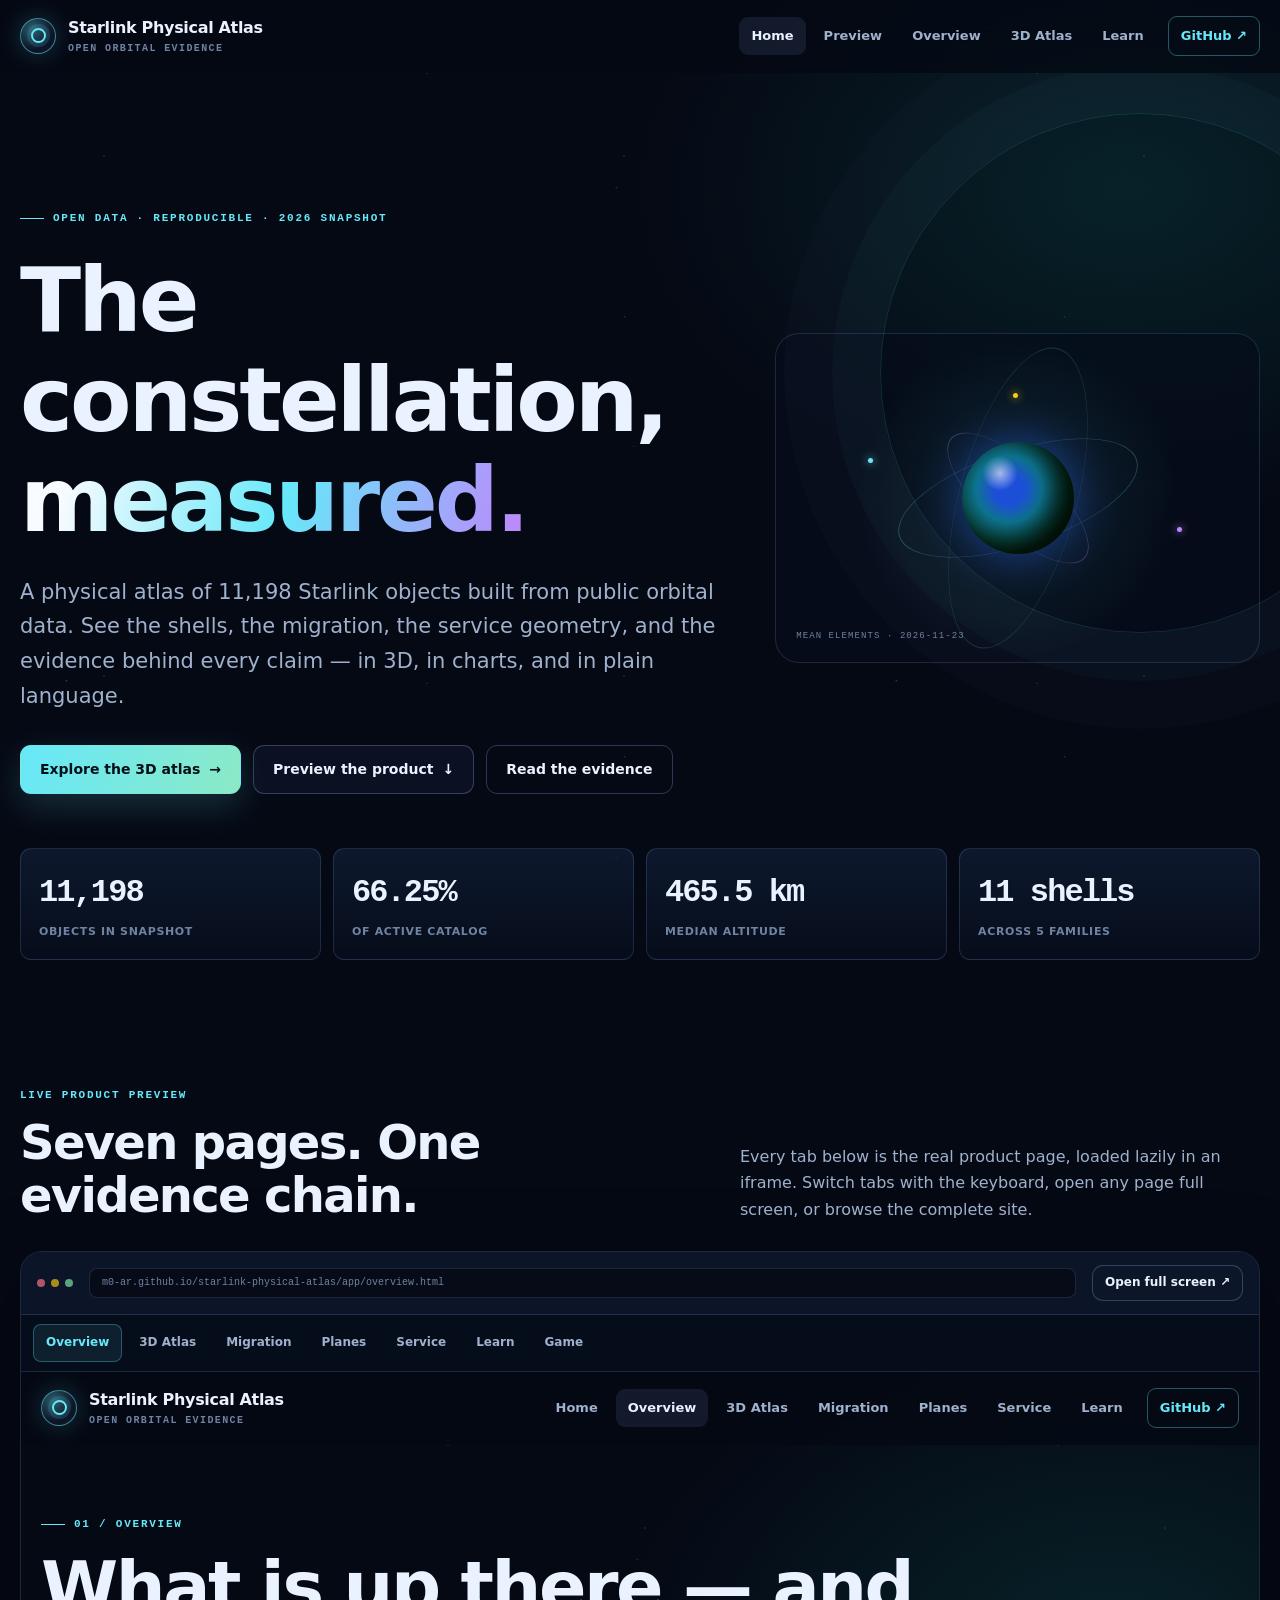
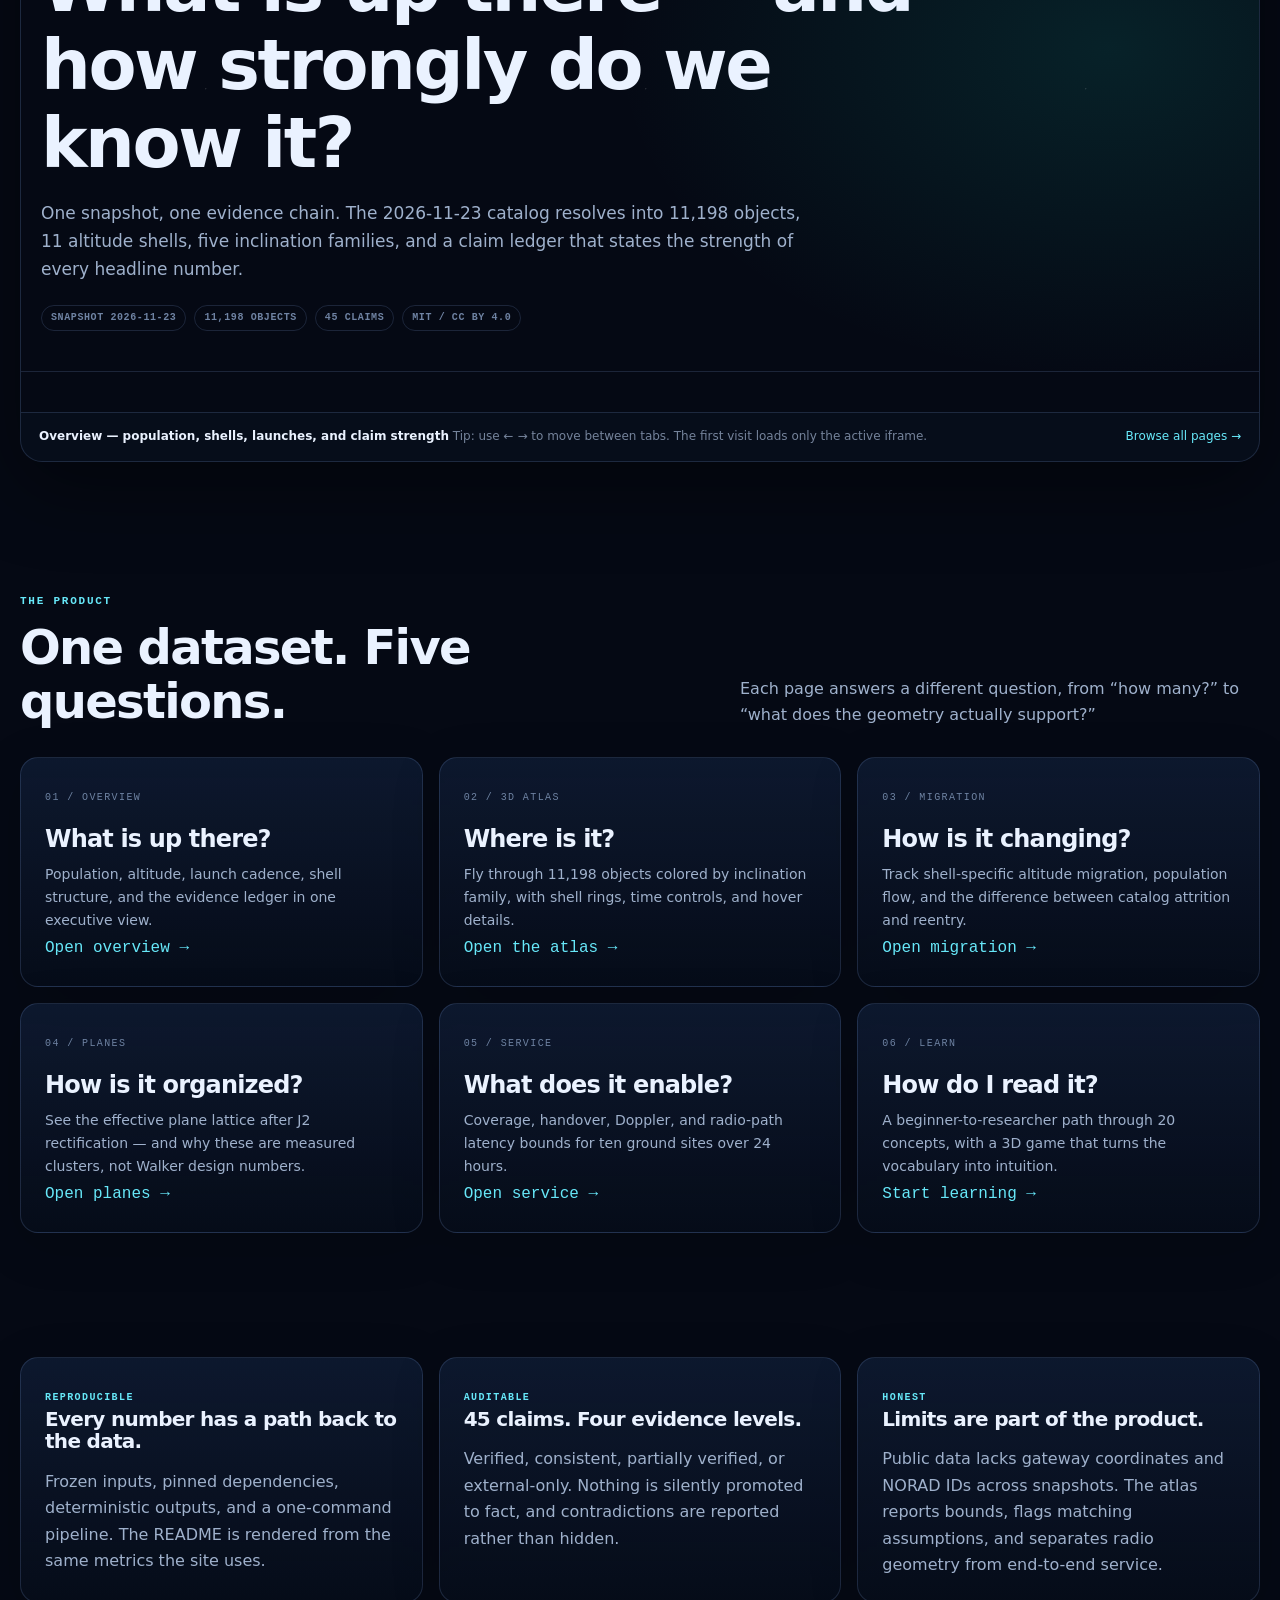
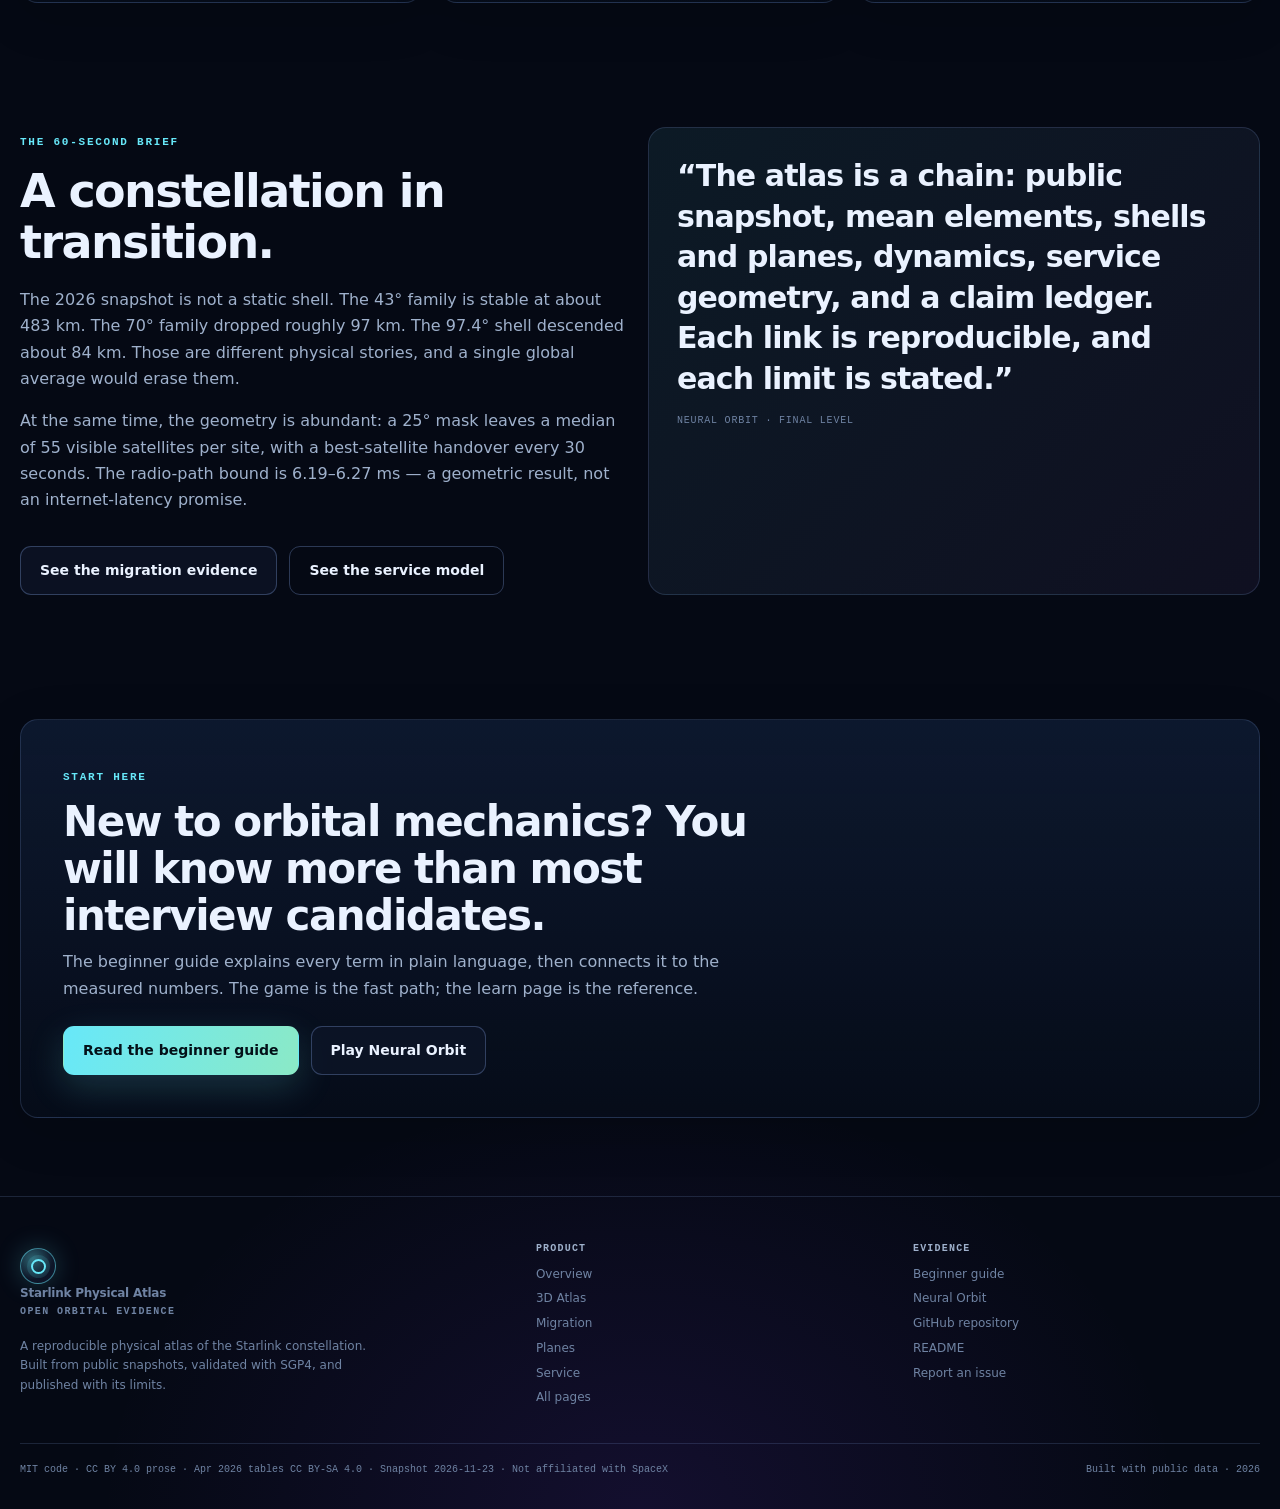
<file: docs/index.html>
<!doctype html>
<html lang="en">
<head>
  <meta charset="utf-8">
  <meta name="viewport" content="width=device-width, initial-scale=1">
  <link rel="icon" href="assets/favicon.svg" type="image/svg+xml">
  <title>Starlink Physical Atlas — measured, reproducible, open</title>
  <meta name="description" content="A reproducible physical atlas of the Starlink constellation: 11,198 objects, 11 shells, migration, planes, service geometry, and a 45-claim evidence ledger.">
  <meta property="og:title" content="Starlink Physical Atlas">
  <meta property="og:description" content="The constellation, measured — not guessed. Explore the 3D atlas, the evidence, and the limits.">
  <meta property="og:type" content="website">
  <meta property="og:image" content="assets/social-card.png">
  <meta name="twitter:card" content="summary_large_image">
  <link rel="stylesheet" href="assets/css/site.css">
</head>
<body>
  <a class="skip-link" href="#main">Skip to content</a>
  <header class="site-header">
    <div class="wrap header-inner">
      <a class="brand" href="index.html" aria-label="Starlink Physical Atlas home">
        <span class="brand-mark" aria-hidden="true"></span>
        <span>Starlink Physical Atlas<small>Open orbital evidence</small></span>
      </a>
      <button class="nav-toggle" type="button" aria-label="Toggle navigation" aria-expanded="false"><span></span></button>
      <nav class="nav" aria-label="Primary">
        <a href="index.html" aria-current="page">Home</a>
        <a href="#preview">Preview</a>
        <a href="app/overview.html">Overview</a>
        <a href="app/atlas.html">3D Atlas</a>
        <a href="app/learn.html">Learn</a>
        <a class="nav-cta" href="https://github.com/M0-AR/starlink-physical-atlas">GitHub ↗</a>
      </nav>
    </div>
  </header>

  <main id="main">
    <section class="hero">
      <div class="wrap">
        <div class="hero-panel">
          <div>
            <span class="eyebrow">Open data · Reproducible · 2026 snapshot</span>
            <h1 class="display">The constellation, <span class="grad">measured.</span></h1>
            <p class="lede">A physical atlas of 11,198 Starlink objects built from public orbital data. See the shells, the migration, the service geometry, and the evidence behind every claim — in 3D, in charts, and in plain language.</p>
            <div class="actions">
              <a class="button primary" href="app/atlas.html">Explore the 3D atlas <span aria-hidden="true">→</span></a>
              <a class="button" href="#preview">Preview the product <span aria-hidden="true">↓</span></a>
              <a class="button ghost" href="app/overview.html">Read the evidence</a>
            </div>
          </div>
          <div class="orbit-card" aria-hidden="true">
            <div class="ring"></div>
            <div class="ring"></div>
            <div class="ring"></div>
            <div class="earth"></div>
            <div class="sat s1"></div>
            <div class="sat s2"></div>
            <div class="sat s3"></div>
            <div class="label">Mean elements · 2026-11-23</div>
          </div>
        </div>
        <div class="stat-grid">
          <div class="stat"><strong>11,198</strong><span>Objects in snapshot</span></div>
          <div class="stat"><strong>66.25%</strong><span>Of active catalog</span></div>
          <div class="stat"><strong>465.5 km</strong><span>Median altitude</span></div>
          <div class="stat"><strong>11 shells</strong><span>Across 5 families</span></div>
        </div>
      </div>
    </section>

    <section class="section tight" id="preview">
      <div class="wrap">
        <div class="section-head">
          <div>
            <span class="kicker">Live product preview</span>
            <h2>Seven pages. One evidence chain.</h2>
          </div>
          <p>Every tab below is the real product page, loaded lazily in an iframe. Switch tabs with the keyboard, open any page full screen, or browse the complete site.</p>
        </div>

        <div class="preview-shell" data-preview>
          <div class="preview-toolbar">
            <div class="dots" aria-hidden="true"><i></i><i></i><i></i></div>
            <div class="fake-url" aria-live="polite">m0-ar.github.io/starlink-physical-atlas/app/overview.html</div>
            <a class="button small open-demo" href="app/overview.html">Open full screen ↗</a>
          </div>
          <div class="preview-tabs" role="tablist" aria-label="Product previews">
            <button role="tab" id="tab-overview" aria-controls="panel-overview" aria-selected="true" tabindex="0">Overview</button>
            <button role="tab" id="tab-atlas" aria-controls="panel-atlas" aria-selected="false" tabindex="-1">3D Atlas</button>
            <button role="tab" id="tab-migration" aria-controls="panel-migration" aria-selected="false" tabindex="-1">Migration</button>
            <button role="tab" id="tab-planes" aria-controls="panel-planes" aria-selected="false" tabindex="-1">Planes</button>
            <button role="tab" id="tab-service" aria-controls="panel-service" aria-selected="false" tabindex="-1">Service</button>
            <button role="tab" id="tab-learn" aria-controls="panel-learn" aria-selected="false" tabindex="-1">Learn</button>
            <button role="tab" id="tab-game" aria-controls="panel-game" aria-selected="false" tabindex="-1">Game</button>
          </div>
          <div class="preview-stage">
            <div class="preview-panel" role="tabpanel" id="panel-overview" aria-labelledby="tab-overview" data-path="app/overview.html" aria-busy="false">
              <div class="preview-frame">
                <img class="poster" src="assets/posters/overview.png" alt="">
                <div class="fallback"><span class="tag">Interactive demo</span><strong>Evidence overview</strong><a class="button primary" href="app/overview.html">Launch interactive demo</a></div>
                <iframe title="Overview dashboard preview" data-src="app/overview.html"></iframe>
              </div>
            </div>
            <div class="preview-panel" role="tabpanel" id="panel-atlas" aria-labelledby="tab-atlas" data-path="app/atlas.html" aria-busy="false" hidden>
              <div class="preview-frame">
                <img class="poster" src="assets/posters/atlas.png" alt="">
                <div class="fallback"><span class="tag">Interactive demo</span><strong>3D constellation atlas</strong><a class="button primary" href="app/atlas.html">Launch interactive demo</a></div>
                <iframe title="3D atlas preview" data-src="app/atlas.html"></iframe>
              </div>
            </div>
            <div class="preview-panel" role="tabpanel" id="panel-migration" aria-labelledby="tab-migration" data-path="app/migration.html" aria-busy="false" hidden>
              <div class="preview-frame">
                <img class="poster" src="assets/posters/migration.png" alt="">
                <div class="fallback"><span class="tag">Interactive demo</span><strong>Migration analysis</strong><a class="button primary" href="app/migration.html">Launch interactive demo</a></div>
                <iframe title="Migration analysis preview" data-src="app/migration.html"></iframe>
              </div>
            </div>
            <div class="preview-panel" role="tabpanel" id="panel-planes" aria-labelledby="tab-planes" data-path="app/planes.html" aria-busy="false" hidden>
              <div class="preview-frame">
                <img class="poster" src="assets/posters/planes.png" alt="">
                <div class="fallback"><span class="tag">Interactive demo</span><strong>Plane anatomy</strong><a class="button primary" href="app/planes.html">Launch interactive demo</a></div>
                <iframe title="Plane anatomy preview" data-src="app/planes.html"></iframe>
              </div>
            </div>
            <div class="preview-panel" role="tabpanel" id="panel-service" aria-labelledby="tab-service" data-path="app/service.html" aria-busy="false" hidden>
              <div class="preview-frame">
                <img class="poster" src="assets/posters/service.png" alt="">
                <div class="fallback"><span class="tag">Interactive demo</span><strong>Service geometry</strong><a class="button primary" href="app/service.html">Launch interactive demo</a></div>
                <iframe title="Service geometry preview" data-src="app/service.html"></iframe>
              </div>
            </div>
            <div class="preview-panel" role="tabpanel" id="panel-learn" aria-labelledby="tab-learn" data-path="app/learn.html" aria-busy="false" hidden>
              <div class="preview-frame">
                <img class="poster" src="assets/posters/learn.png" alt="">
                <div class="fallback"><span class="tag">Interactive demo</span><strong>Beginner to researcher</strong><a class="button primary" href="app/learn.html">Launch interactive demo</a></div>
                <iframe title="Learning path preview" data-src="app/learn.html"></iframe>
              </div>
            </div>
            <div class="preview-panel" role="tabpanel" id="panel-game" aria-labelledby="tab-game" data-path="app/game.html" aria-busy="false" hidden>
              <div class="preview-frame">
                <img class="poster" src="assets/posters/game.png" alt="">
                <div class="fallback"><span class="tag">Interactive demo</span><strong>Neural Orbit game</strong><a class="button primary" href="app/game.html">Launch interactive demo</a></div>
                <iframe title="Neural Orbit game preview" data-src="app/game.html"></iframe>
              </div>
            </div>
          </div>
          <div class="preview-caption">
            <span><strong id="preview-caption-text" aria-live="polite">Overview — population, shells, launches, and claim strength</strong><span class="preview-tip"> Tip: use ← → to move between tabs. The first visit loads only the active iframe.</span></span>
            <a href="app/all.html">Browse all pages →</a>
          </div>
        </div>
      </div>
    </section>

    <section class="section">
      <div class="wrap">
        <div class="section-head">
          <div>
            <span class="kicker">The product</span>
            <h2>One dataset. Five questions.</h2>
          </div>
          <p>Each page answers a different question, from “how many?” to “what does the geometry actually support?”</p>
        </div>
        <div class="product-grid">
          <a class="card card-link product-card reveal" href="app/overview.html">
            <div><span class="index">01 / OVERVIEW</span><h3>What is up there?</h3><p>Population, altitude, launch cadence, shell structure, and the evidence ledger in one executive view.</p></div>
            <span class="arrow">Open overview →</span>
          </a>
          <a class="card card-link product-card reveal" href="app/atlas.html">
            <div><span class="index">02 / 3D ATLAS</span><h3>Where is it?</h3><p>Fly through 11,198 objects colored by inclination family, with shell rings, time controls, and hover details.</p></div>
            <span class="arrow">Open the atlas →</span>
          </a>
          <a class="card card-link product-card reveal" href="app/migration.html">
            <div><span class="index">03 / MIGRATION</span><h3>How is it changing?</h3><p>Track shell-specific altitude migration, population flow, and the difference between catalog attrition and reentry.</p></div>
            <span class="arrow">Open migration →</span>
          </a>
          <a class="card card-link product-card reveal" href="app/planes.html">
            <div><span class="index">04 / PLANES</span><h3>How is it organized?</h3><p>See the effective plane lattice after J2 rectification — and why these are measured clusters, not Walker design numbers.</p></div>
            <span class="arrow">Open planes →</span>
          </a>
          <a class="card card-link product-card reveal" href="app/service.html">
            <div><span class="index">05 / SERVICE</span><h3>What does it enable?</h3><p>Coverage, handover, Doppler, and radio-path latency bounds for ten ground sites over 24 hours.</p></div>
            <span class="arrow">Open service →</span>
          </a>
          <a class="card card-link product-card reveal" href="app/learn.html">
            <div><span class="index">06 / LEARN</span><h3>How do I read it?</h3><p>A beginner-to-researcher path through 20 concepts, with a 3D game that turns the vocabulary into intuition.</p></div>
            <span class="arrow">Start learning →</span>
          </a>
        </div>
      </div>
    </section>

    <section class="section tight">
      <div class="wrap">
        <div class="grid-3">
          <div class="card reveal">
            <span class="card-kicker">Reproducible</span>
            <h3>Every number has a path back to the data.</h3>
            <p>Frozen inputs, pinned dependencies, deterministic outputs, and a one-command pipeline. The README is rendered from the same metrics the site uses.</p>
          </div>
          <div class="card reveal">
            <span class="card-kicker">Auditable</span>
            <h3>45 claims. Four evidence levels.</h3>
            <p>Verified, consistent, partially verified, or external-only. Nothing is silently promoted to fact, and contradictions are reported rather than hidden.</p>
          </div>
          <div class="card reveal">
            <span class="card-kicker">Honest</span>
            <h3>Limits are part of the product.</h3>
            <p>Public data lacks gateway coordinates and NORAD IDs across snapshots. The atlas reports bounds, flags matching assumptions, and separates radio geometry from end-to-end service.</p>
          </div>
        </div>
      </div>
    </section>

    <section class="section">
      <div class="wrap">
        <div class="grid-2">
          <div>
            <span class="kicker">The 60-second brief</span>
            <h2 style="margin:12px 0 18px;font-size:clamp(30px,4vw,46px)">A constellation in transition.</h2>
            <p class="muted">The 2026 snapshot is not a static shell. The 43° family is stable at about 483 km. The 70° family dropped roughly 97 km. The 97.4° shell descended about 84 km. Those are different physical stories, and a single global average would erase them.</p>
            <p class="muted">At the same time, the geometry is abundant: a 25° mask leaves a median of 55 visible satellites per site, with a best-satellite handover every 30 seconds. The radio-path bound is 6.19–6.27 ms — a geometric result, not an internet-latency promise.</p>
            <div class="actions">
              <a class="button" href="app/migration.html">See the migration evidence</a>
              <a class="button ghost" href="app/service.html">See the service model</a>
            </div>
          </div>
          <div class="quote reveal">
            <blockquote>“The atlas is a chain: public snapshot, mean elements, shells and planes, dynamics, service geometry, and a claim ledger. Each link is reproducible, and each limit is stated.”</blockquote>
            <cite>Neural Orbit · final level</cite>
          </div>
        </div>
      </div>
    </section>

    <section class="section tight">
      <div class="wrap">
        <div class="card pad-lg reveal" style="display:flex;flex-wrap:wrap;align-items:center;justify-content:space-between;gap:24px">
          <div style="max-width:720px">
            <span class="kicker">Start here</span>
            <h2 style="margin:10px 0 10px;font-size:clamp(28px,4vw,42px)">New to orbital mechanics? You will know more than most interview candidates.</h2>
            <p class="muted" style="margin:0">The beginner guide explains every term in plain language, then connects it to the measured numbers. The game is the fast path; the learn page is the reference.</p>
          </div>
          <div class="actions" style="margin:0">
            <a class="button primary" href="app/learn.html">Read the beginner guide</a>
            <a class="button" href="app/game.html">Play Neural Orbit</a>
          </div>
        </div>
      </div>
    </section>
  </main>

  <footer class="footer">
    <div class="wrap">
      <div class="footer-grid">
        <div>
          <a class="brand" href="index.html"><span class="brand-mark" aria-hidden="true"></span><span>Starlink Physical Atlas<small>Open orbital evidence</small></span></a>
          <p style="max-width:360px;margin-top:16px">A reproducible physical atlas of the Starlink constellation. Built from public snapshots, validated with SGP4, and published with its limits.</p>
        </div>
        <div>
          <h4>Product</h4>
          <a href="app/overview.html">Overview</a>
          <a href="app/atlas.html">3D Atlas</a>
          <a href="app/migration.html">Migration</a>
          <a href="app/planes.html">Planes</a>
          <a href="app/service.html">Service</a>
          <a href="app/all.html">All pages</a>
        </div>
        <div>
          <h4>Evidence</h4>
          <a href="app/learn.html">Beginner guide</a>
          <a href="app/game.html">Neural Orbit</a>
          <a href="https://github.com/M0-AR/starlink-physical-atlas">GitHub repository</a>
          <a href="https://github.com/M0-AR/starlink-physical-atlas/blob/main/README.md">README</a>
          <a href="https://github.com/M0-AR/starlink-physical-atlas/issues">Report an issue</a>
        </div>
      </div>
      <div class="footer-bottom">
        <span>MIT code · CC BY 4.0 prose · Apr 2026 tables CC BY-SA 4.0 · Snapshot 2026-11-23 · Not affiliated with SpaceX</span>
        <span>Built with public data · <span data-year>2026</span></span>
      </div>
    </div>
  </footer>

  <script src="assets/js/site.js"></script>
</body>
</html>
</file>
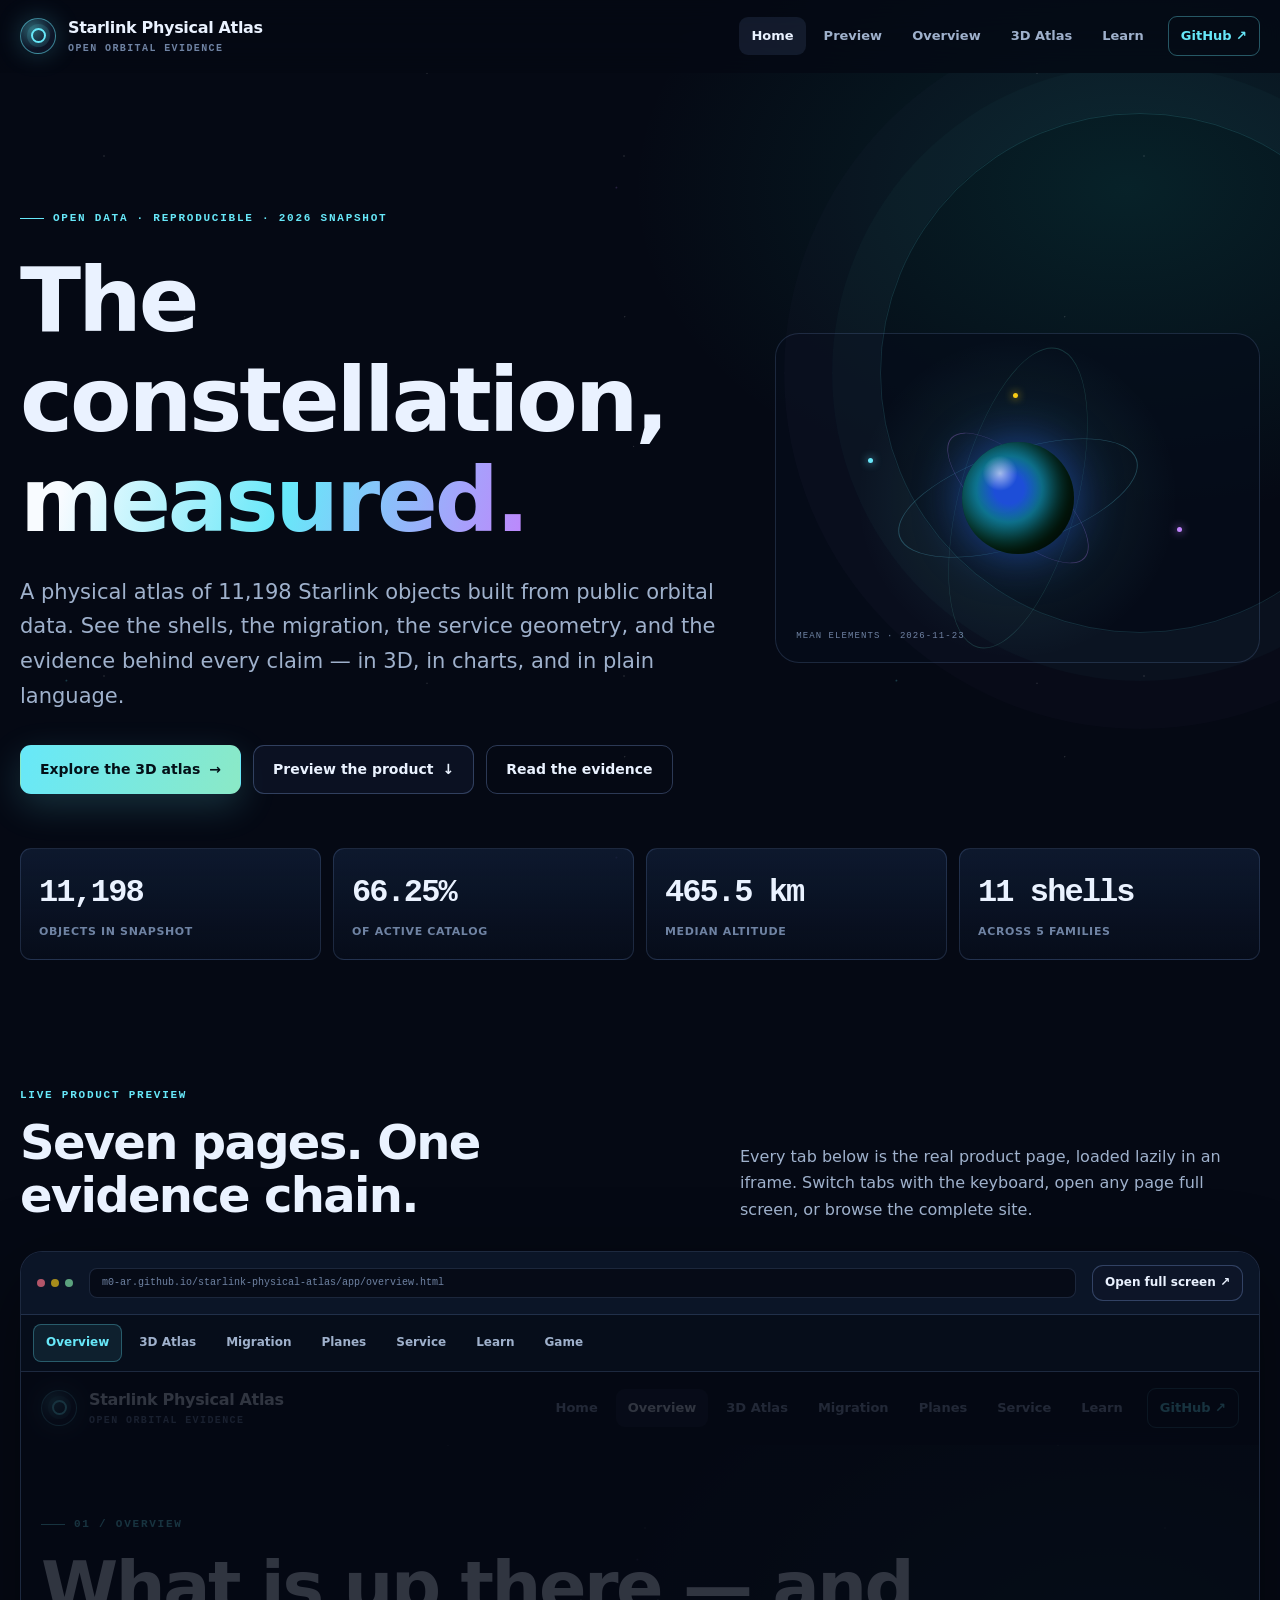
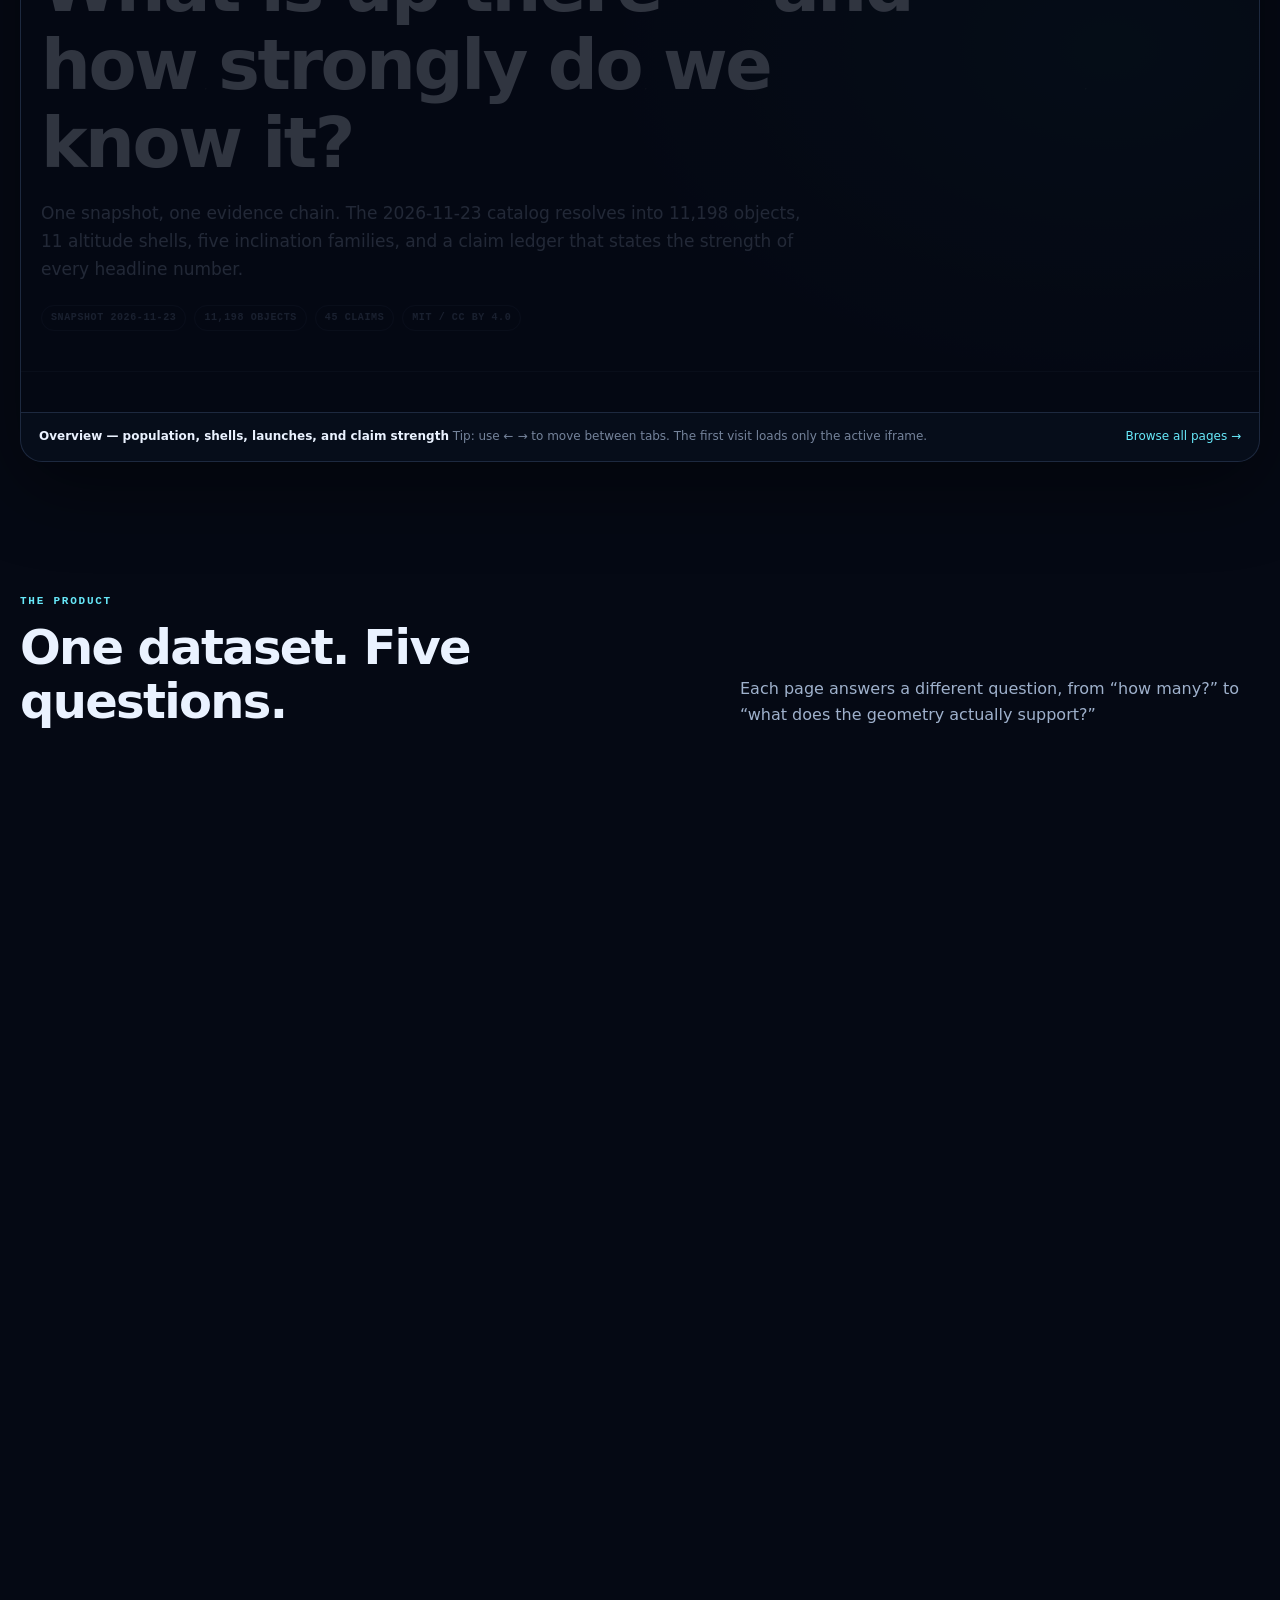
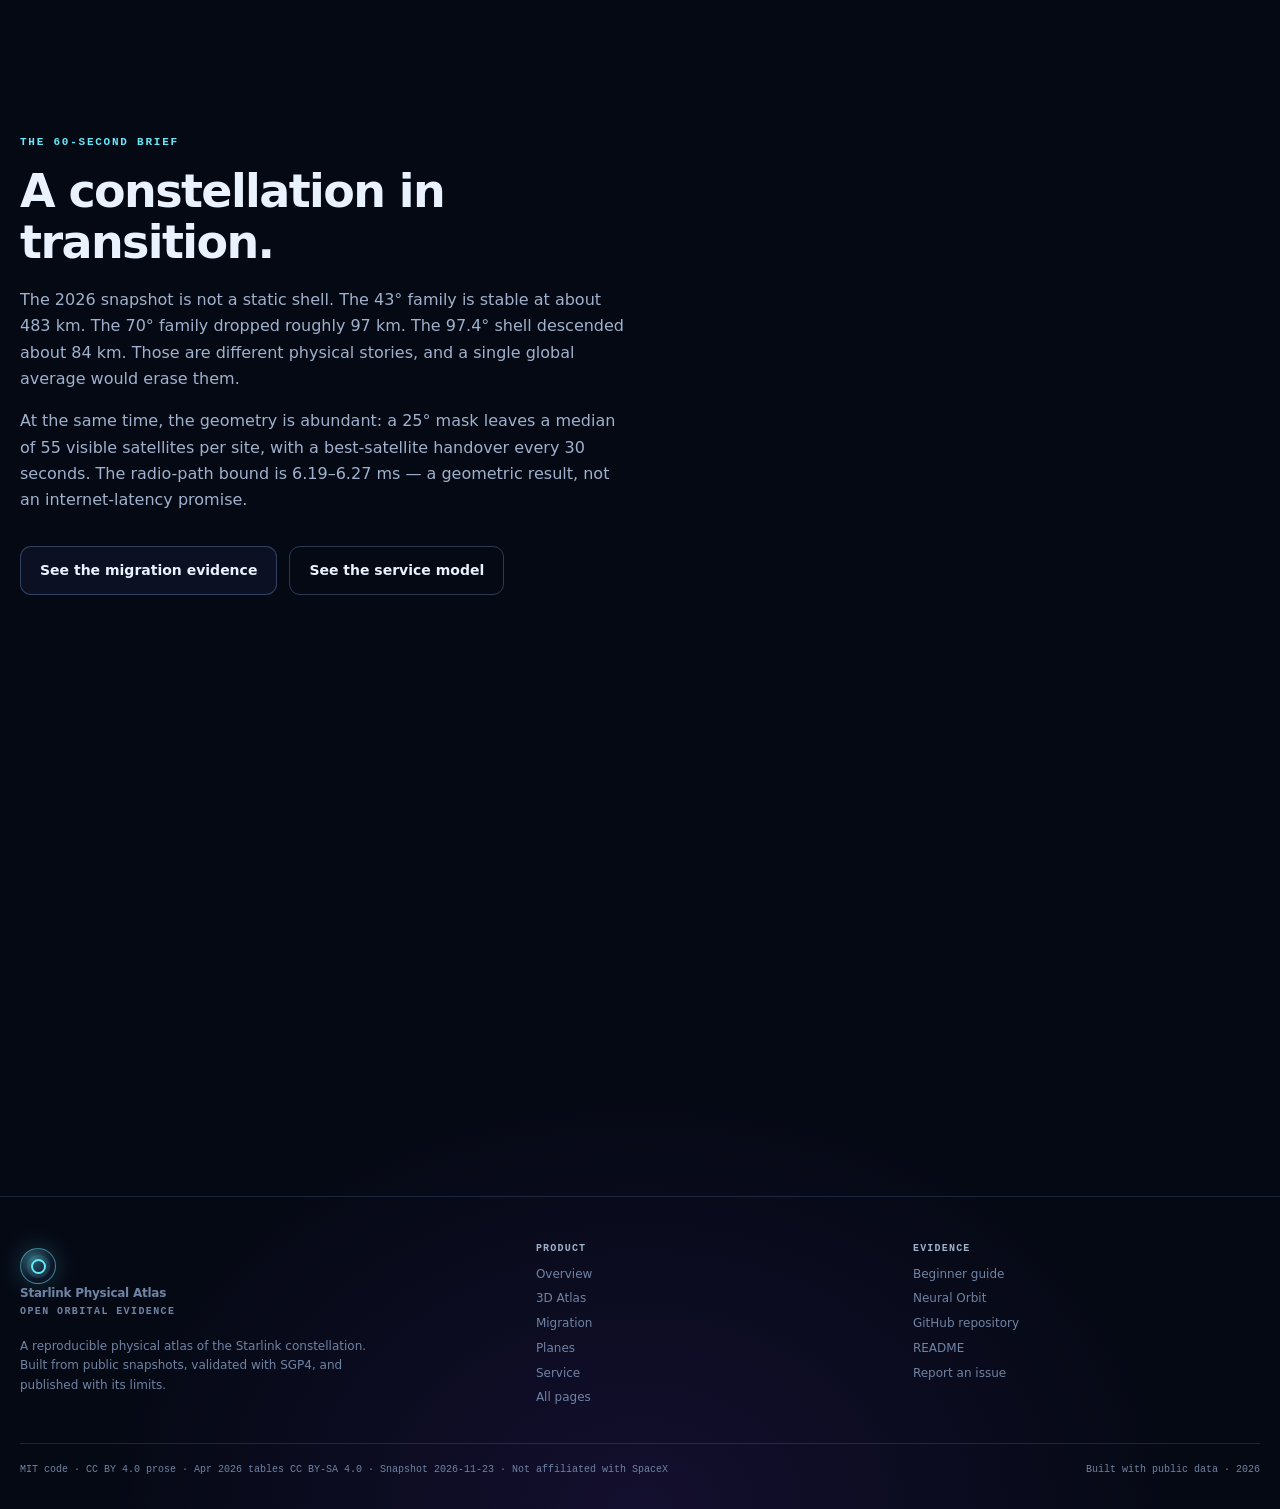
<file: docs/preview.html>
<!doctype html>
<html lang="en">
<head>
  <meta charset="utf-8">
  <meta name="viewport" content="width=device-width, initial-scale=1">
  <link rel="icon" href="assets/favicon.svg" type="image/svg+xml">
  <title>Product preview — Starlink Physical Atlas</title>
  <meta http-equiv="refresh" content="0; url=index.html#preview">
  <link rel="canonical" href="index.html#preview">
  <link rel="stylesheet" href="assets/css/site.css">
</head>
<body>
  <main class="wrap" style="padding:80px 0">
    <span class="kicker">Product preview</span>
    <h1 style="margin:14px 0;font-size:48px">Opening the preview…</h1>
    <p class="muted">If you are not redirected, <a href="index.html#preview">open the live product preview</a>.</p>
  </main>
</body>
</html>
</file>
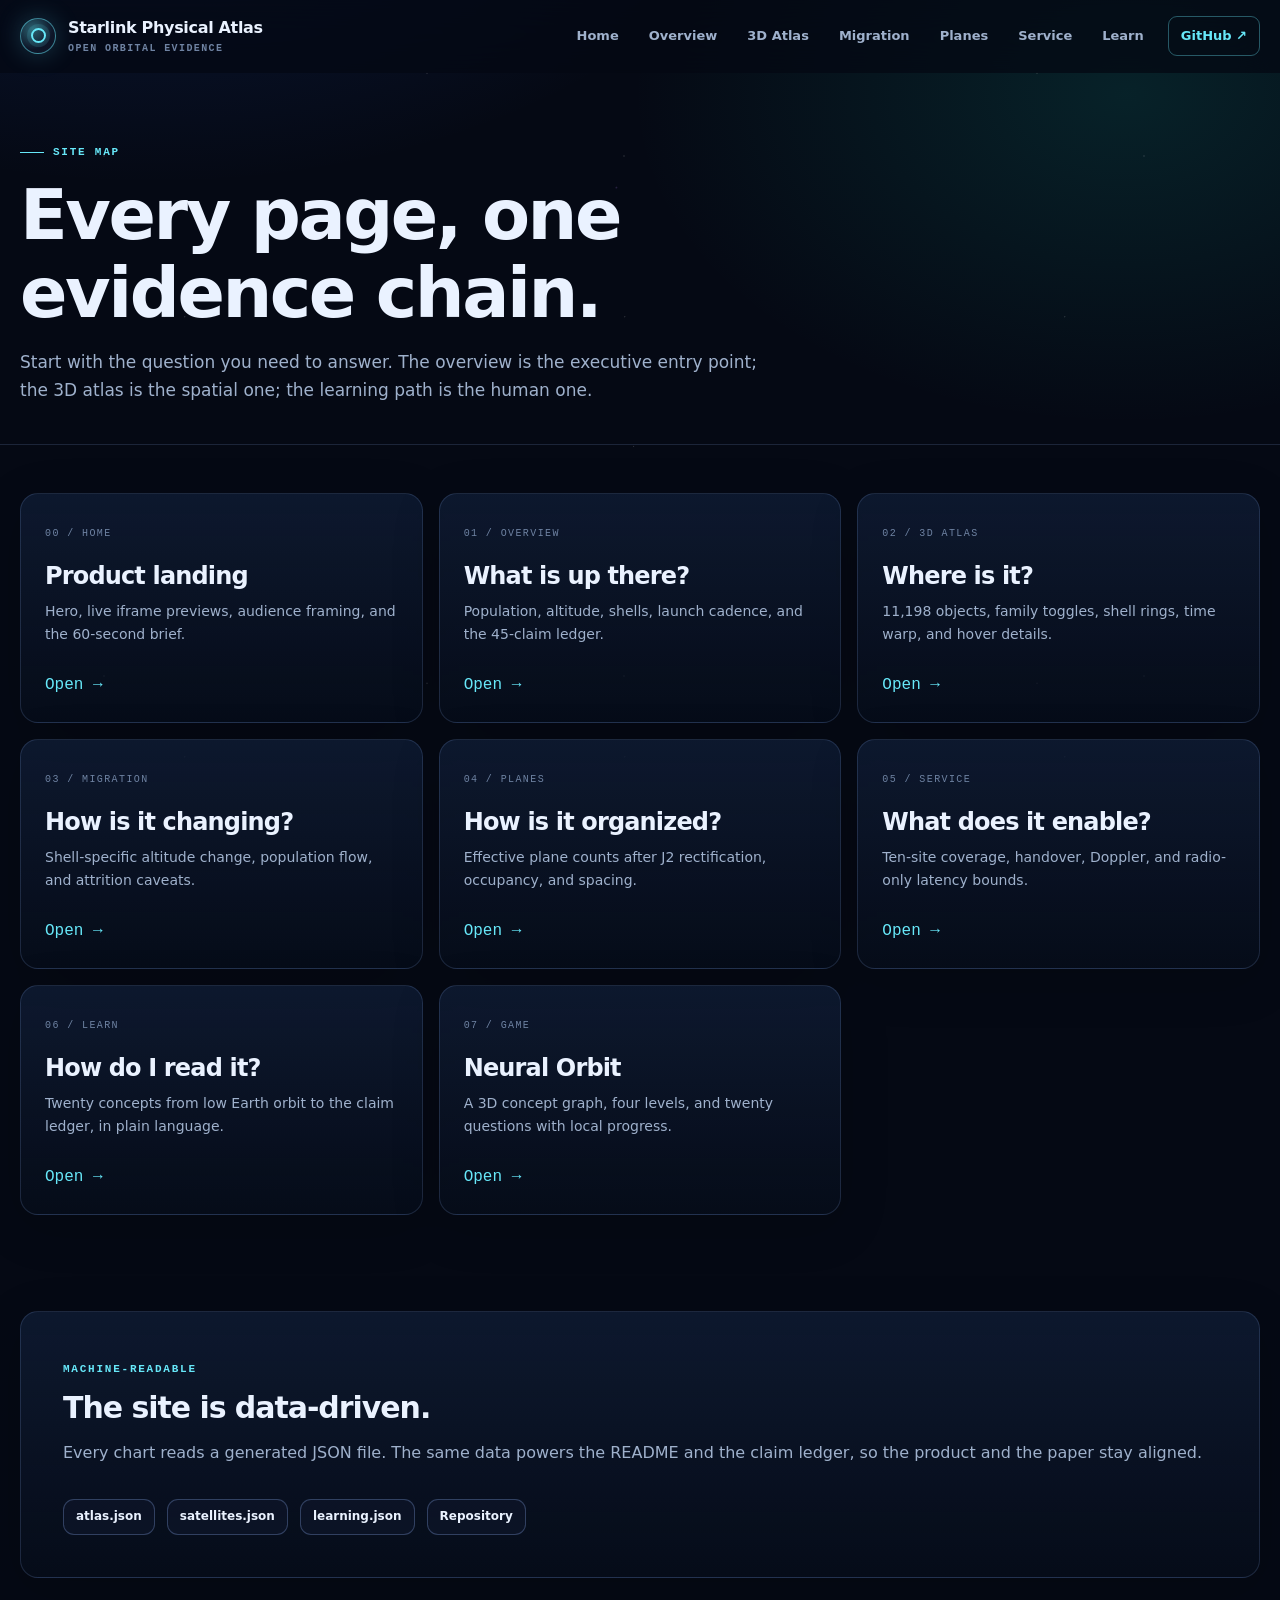
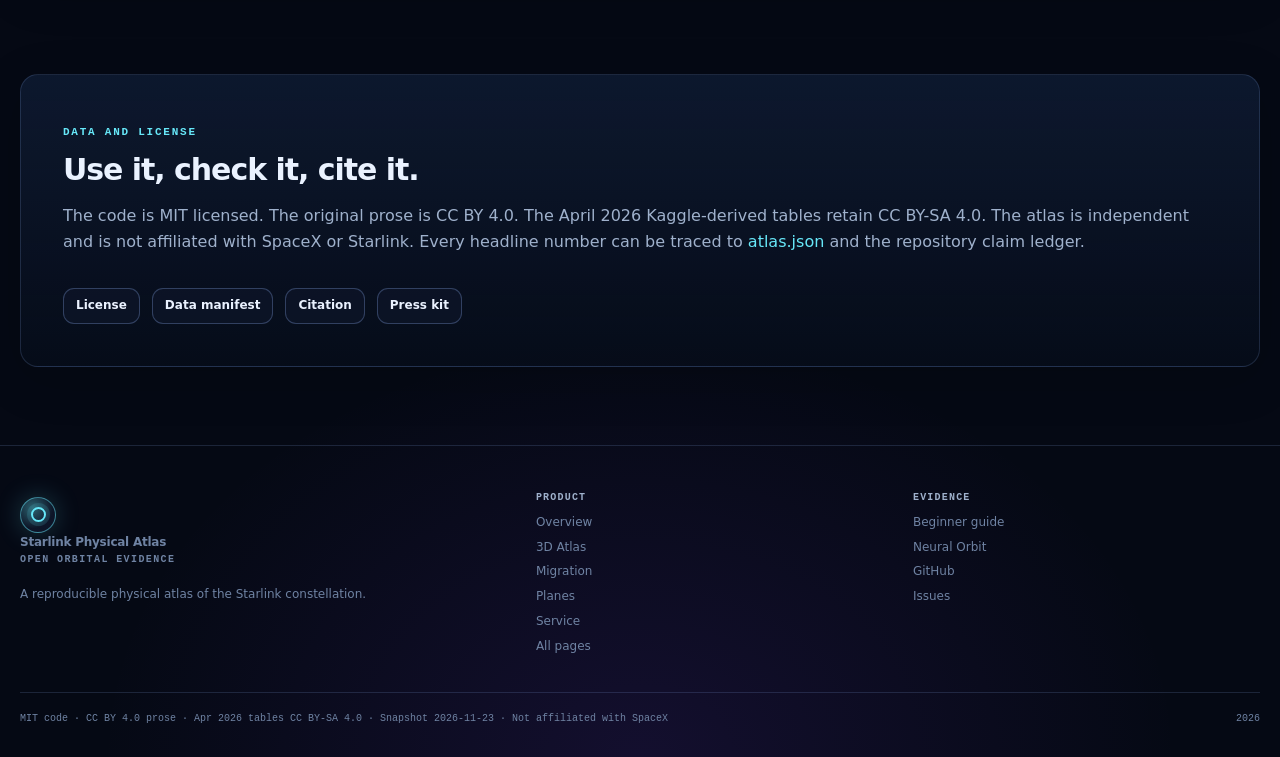
<file: docs/app/all.html>
<!doctype html>
<html lang="en">
<head>
  <meta charset="utf-8">
  <meta name="viewport" content="width=device-width, initial-scale=1">
  <link rel="icon" href="../assets/favicon.svg" type="image/svg+xml">
  <title>All pages — Starlink Physical Atlas</title>
  <meta name="description" content="Browse every page in the Starlink Physical Atlas: overview, 3D atlas, migration, planes, service, learning path, and game.">
  <link rel="stylesheet" href="../assets/css/site.css">
</head>
<body>
  <a class="skip-link" href="#main">Skip to content</a>
  <header class="site-header">
    <div class="wrap header-inner">
      <a class="brand" href="../index.html"><span class="brand-mark" aria-hidden="true"></span><span>Starlink Physical Atlas<small>Open orbital evidence</small></span></a>
      <button class="nav-toggle" type="button" aria-label="Toggle navigation" aria-expanded="false"><span></span></button>
      <nav class="nav" aria-label="Primary">
        <a href="../index.html">Home</a>
        <a href="overview.html">Overview</a>
        <a href="atlas.html">3D Atlas</a>
        <a href="migration.html">Migration</a>
        <a href="planes.html">Planes</a>
        <a href="service.html">Service</a>
        <a href="learn.html">Learn</a>
        <a class="nav-cta" href="https://github.com/M0-AR/starlink-physical-atlas">GitHub ↗</a>
      </nav>
    </div>
  </header>

  <main id="main">
    <section class="page-hero">
      <div class="wrap">
        <span class="eyebrow">Site map</span>
        <h1>Every page, one evidence chain.</h1>
        <p>Start with the question you need to answer. The overview is the executive entry point; the 3D atlas is the spatial one; the learning path is the human one.</p>
      </div>
    </section>

    <section class="section tight">
      <div class="wrap">
        <div class="product-grid">
          <a class="card card-link product-card" href="../index.html"><div><span class="index">00 / HOME</span><h3>Product landing</h3><p>Hero, live iframe previews, audience framing, and the 60-second brief.</p></div><span class="arrow">Open →</span></a>
          <a class="card card-link product-card" href="overview.html"><div><span class="index">01 / OVERVIEW</span><h3>What is up there?</h3><p>Population, altitude, shells, launch cadence, and the 45-claim ledger.</p></div><span class="arrow">Open →</span></a>
          <a class="card card-link product-card" href="atlas.html"><div><span class="index">02 / 3D ATLAS</span><h3>Where is it?</h3><p>11,198 objects, family toggles, shell rings, time warp, and hover details.</p></div><span class="arrow">Open →</span></a>
          <a class="card card-link product-card" href="migration.html"><div><span class="index">03 / MIGRATION</span><h3>How is it changing?</h3><p>Shell-specific altitude change, population flow, and attrition caveats.</p></div><span class="arrow">Open →</span></a>
          <a class="card card-link product-card" href="planes.html"><div><span class="index">04 / PLANES</span><h3>How is it organized?</h3><p>Effective plane counts after J2 rectification, occupancy, and spacing.</p></div><span class="arrow">Open →</span></a>
          <a class="card card-link product-card" href="service.html"><div><span class="index">05 / SERVICE</span><h3>What does it enable?</h3><p>Ten-site coverage, handover, Doppler, and radio-only latency bounds.</p></div><span class="arrow">Open →</span></a>
          <a class="card card-link product-card" href="learn.html"><div><span class="index">06 / LEARN</span><h3>How do I read it?</h3><p>Twenty concepts from low Earth orbit to the claim ledger, in plain language.</p></div><span class="arrow">Open →</span></a>
          <a class="card card-link product-card" href="game.html"><div><span class="index">07 / GAME</span><h3>Neural Orbit</h3><p>A 3D concept graph, four levels, and twenty questions with local progress.</p></div><span class="arrow">Open →</span></a>
        </div>
      </div>
    </section>

    <section class="section tight">
      <div class="wrap">
        <div class="card pad-lg">
          <span class="kicker">Machine-readable</span>
          <h2 style="margin:10px 0;font-size:30px">The site is data-driven.</h2>
          <p class="muted">Every chart reads a generated JSON file. The same data powers the README and the claim ledger, so the product and the paper stay aligned.</p>
          <div class="actions">
            <a class="button small" href="../data/atlas.json">atlas.json</a>
            <a class="button small" href="../data/satellites.json">satellites.json</a>
            <a class="button small" href="../data/learning.json">learning.json</a>
            <a class="button small" href="https://github.com/M0-AR/starlink-physical-atlas">Repository</a>
          </div>
        </div>
      </div>
    </section>

    <section class="section tight">
      <div class="wrap">
        <div class="card pad-lg">
          <span class="kicker">Data and license</span>
          <h2 style="margin:10px 0;font-size:30px">Use it, check it, cite it.</h2>
          <p class="muted">The code is MIT licensed. The original prose is CC BY 4.0. The April 2026 Kaggle-derived tables retain CC BY-SA 4.0. The atlas is independent and is not affiliated with SpaceX or Starlink. Every headline number can be traced to <a href="../data/atlas.json">atlas.json</a> and the repository claim ledger.</p>
          <div class="actions">
            <a class="button small" href="https://github.com/M0-AR/starlink-physical-atlas/blob/main/LICENSE">License</a>
            <a class="button small" href="https://github.com/M0-AR/starlink-physical-atlas/blob/main/data/MANIFEST.md">Data manifest</a>
            <a class="button small" href="https://github.com/M0-AR/starlink-physical-atlas/blob/main/CITATION.cff">Citation</a>
            <a class="button small" href="https://github.com/M0-AR/starlink-physical-atlas/blob/main/docs/PRESS_KIT.md">Press kit</a>
          </div>
        </div>
      </div>
    </section>
  </main>

  <footer class="footer">
    <div class="wrap">
      <div class="footer-grid">
        <div><a class="brand" href="../index.html"><span class="brand-mark" aria-hidden="true"></span><span>Starlink Physical Atlas<small>Open orbital evidence</small></span></a><p style="max-width:360px;margin-top:16px">A reproducible physical atlas of the Starlink constellation.</p></div>
        <div><h4>Product</h4><a href="overview.html">Overview</a><a href="atlas.html">3D Atlas</a><a href="migration.html">Migration</a><a href="planes.html">Planes</a><a href="service.html">Service</a><a href="all.html">All pages</a></div>
        <div><h4>Evidence</h4><a href="learn.html">Beginner guide</a><a href="game.html">Neural Orbit</a><a href="https://github.com/M0-AR/starlink-physical-atlas">GitHub</a><a href="https://github.com/M0-AR/starlink-physical-atlas/issues">Issues</a></div>
      </div>
      <div class="footer-bottom"><span>MIT code · CC BY 4.0 prose · Apr 2026 tables CC BY-SA 4.0 · Snapshot 2026-11-23 · Not affiliated with SpaceX</span><span><span data-year>2026</span></span></div>
    </div>
  </footer>

  <script src="../assets/js/site.js"></script>
</body>
</html>
</file>
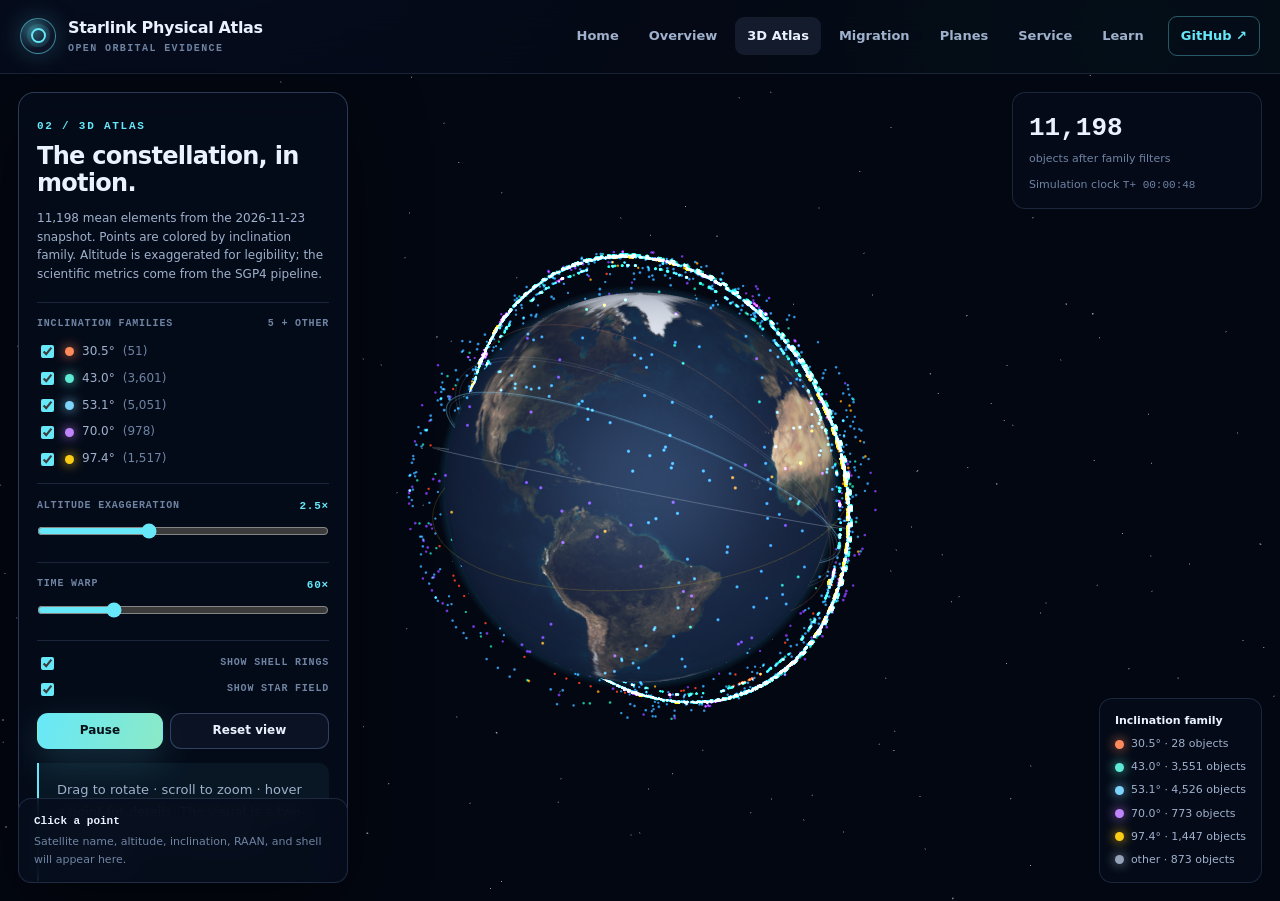
<file: docs/app/atlas.html>
<!doctype html>
<html lang="en">
<head>
  <meta charset="utf-8">
  <meta name="viewport" content="width=device-width, initial-scale=1">
  <link rel="icon" href="../assets/favicon.svg" type="image/svg+xml">
  <title>3D Atlas — Starlink Physical Atlas</title>
  <meta name="description" content="Explore 11,198 Starlink objects in 3D, colored by inclination family, with shell rings, time controls, and hover details.">
  <link rel="stylesheet" href="../assets/css/site.css">
  <script type="importmap">{"imports":{"three":"../assets/vendor/three.module.min.js"}}</script>
</head>
<body class="atlas-page">
  <a class="skip-link" href="#atlas-panel">Skip to controls</a>
  <header class="site-header">
    <div class="wrap header-inner">
      <a class="brand" href="../index.html"><span class="brand-mark" aria-hidden="true"></span><span>Starlink Physical Atlas<small>Open orbital evidence</small></span></a>
      <button class="nav-toggle" type="button" aria-label="Toggle navigation" aria-expanded="false"><span></span></button>
      <nav class="nav" aria-label="Primary">
        <a href="../index.html">Home</a>
        <a href="overview.html">Overview</a>
        <a href="atlas.html" aria-current="page">3D Atlas</a>
        <a href="migration.html">Migration</a>
        <a href="planes.html">Planes</a>
        <a href="service.html">Service</a>
        <a href="learn.html">Learn</a>
        <a class="nav-cta" href="https://github.com/M0-AR/starlink-physical-atlas">GitHub ↗</a>
      </nav>
    </div>
  </header>

  <main>
    <section class="atlas-shell" aria-label="3D constellation explorer">
      <div id="atlas-canvas"></div>
      <aside class="atlas-panel" id="atlas-panel">
        <span class="kicker">02 / 3D Atlas</span>
        <h1>The constellation, in motion.</h1>
        <p class="lede">11,198 mean elements from the 2026-11-23 snapshot. Points are colored by inclination family. Altitude is exaggerated for legibility; the scientific metrics come from the SGP4 pipeline.</p>
        <div class="atlas-controls">
          <div class="control-group">
            <span class="control-label">Inclination families <span id="family-count">5 + other</span></span>
            <div class="family-toggles" id="family-toggles"></div>
          </div>
          <div class="control-group">
            <label for="altitude-scale">Altitude exaggeration <output id="altitude-value">2.5×</output></label>
            <input id="altitude-scale" type="range" min="1" max="5" step="0.1" value="2.5">
          </div>
          <div class="control-group">
            <label for="time-speed">Time warp <output id="speed-value">60×</output></label>
            <input id="time-speed" type="range" min="0" max="240" step="10" value="60">
          </div>
          <div class="control-group">
            <label class="family-toggle" for="toggle-shells"><input id="toggle-shells" type="checkbox" checked> Show shell rings</label>
            <label class="family-toggle" for="toggle-stars" style="margin-top:7px"><input id="toggle-stars" type="checkbox" checked> Show star field</label>
          </div>
        </div>
        <div class="atlas-actions">
          <button class="button small primary" id="pause-button" type="button">Pause</button>
          <button class="button small" id="reset-button" type="button">Reset view</button>
        </div>
        <div class="note" style="margin-top:14px">Drag to rotate · scroll to zoom · hover a point for details. The visual is a two-body cloud; it is not a precision propagator.</div>
      </aside>

      <div class="atlas-readout" aria-live="polite">
        <div class="big" id="atlas-visible">11,198</div>
        <div class="sub">objects after family filters</div>
        <div class="sub" style="margin-top:8px">Simulation clock <span class="mono" id="atlas-clock">T+ 00:00:00</span></div>
      </div>

      <div class="atlas-legend">
        <strong style="color:var(--text)">Inclination family</strong>
        <div class="row"><span class="swatch" style="--c:#ff8a5c"></span>30.5° · 28 objects</div>
        <div class="row"><span class="swatch" style="--c:#5eead4"></span>43.0° · 3,551 objects</div>
        <div class="row"><span class="swatch" style="--c:#7dd3fc"></span>53.1° · 4,526 objects</div>
        <div class="row"><span class="swatch" style="--c:#c084fc"></span>70.0° · 773 objects</div>
        <div class="row"><span class="swatch" style="--c:#facc15"></span>97.4° · 1,447 objects</div>
        <div class="row"><span class="swatch" style="--c:#94a3b8"></span>other · 873 objects</div>
      </div>

      <div class="atlas-selected" id="atlas-selected">
        <strong>Click a point</strong>
        <div class="sub" style="color:var(--faint);font-size:11px;margin-top:3px">Satellite name, altitude, inclination, RAAN, and shell will appear here.</div>
      </div>

      <div class="atlas-tooltip" id="atlas-tooltip" role="status"></div>
      <div class="atlas-fallback" id="atlas-fallback" hidden>
        <div><span class="kicker">WebGL unavailable</span><h2 style="margin:12px 0">The 3D scene could not start.</h2><p class="muted">The charts and evidence pages still work. Try a WebGL-enabled browser, or open the overview.</p><a class="button primary" href="overview.html">Open the overview</a></div>
      </div>
    </section>
  </main>

  <script type="module" src="../assets/js/atlas.js"></script>
</body>
</html>
</file>
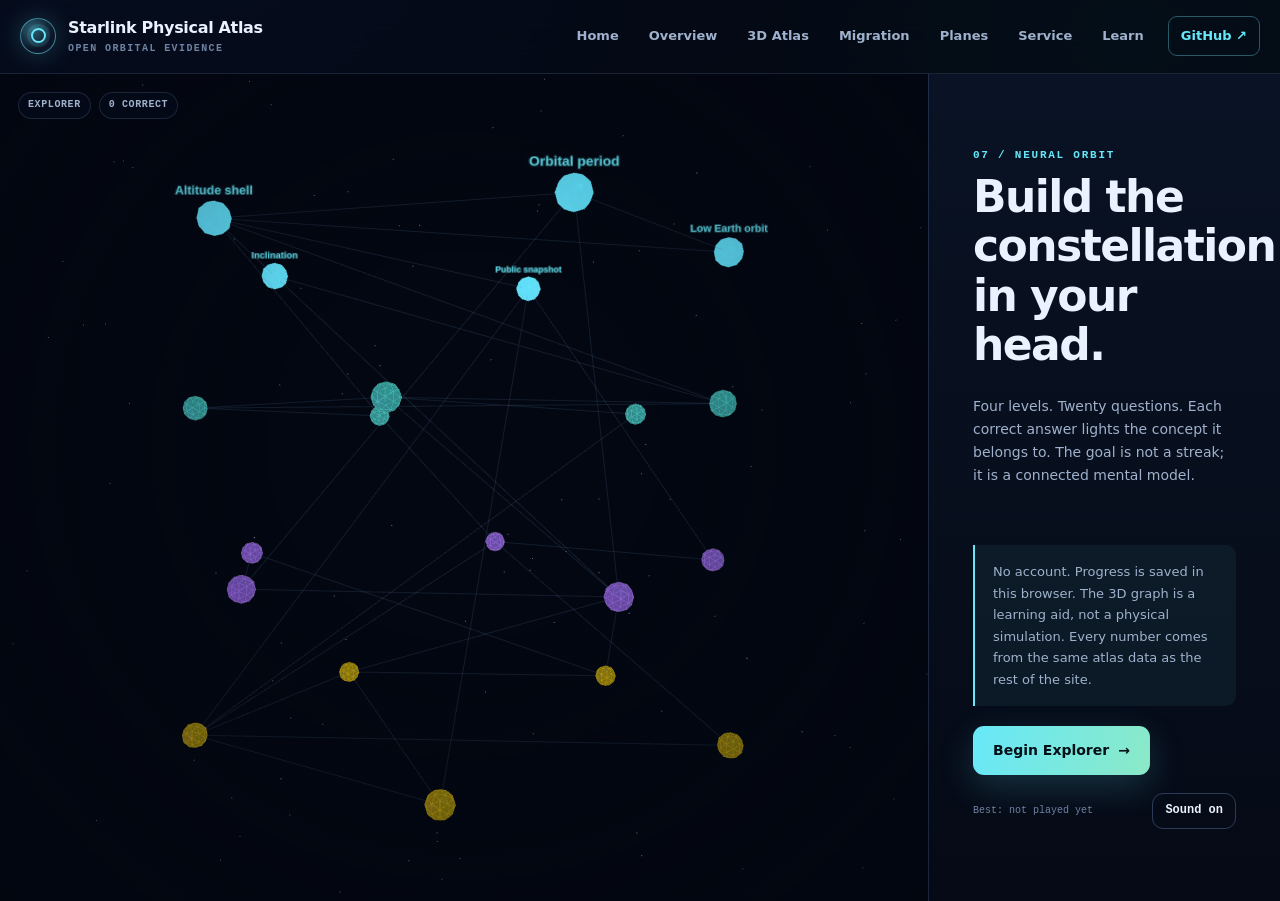
<file: docs/app/game.html>
<!doctype html>
<html lang="en">
<head>
  <meta charset="utf-8">
  <meta name="viewport" content="width=device-width, initial-scale=1">
  <link rel="icon" href="../assets/favicon.svg" type="image/svg+xml">
  <title>Neural Orbit — Starlink Physical Atlas</title>
  <meta name="description" content="A 3D concept game that turns Starlink orbital vocabulary into intuition. Four levels, twenty questions, no account.">
  <link rel="stylesheet" href="../assets/css/site.css">
  <script type="importmap">{"imports":{"three":"../assets/vendor/three.module.min.js"}}</script>
</head>
<body>
  <a class="skip-link" href="#game-card">Skip to the game</a>
  <header class="site-header">
    <div class="wrap header-inner">
      <a class="brand" href="../index.html"><span class="brand-mark" aria-hidden="true"></span><span>Starlink Physical Atlas<small>Open orbital evidence</small></span></a>
      <button class="nav-toggle" type="button" aria-label="Toggle navigation" aria-expanded="false"><span></span></button>
      <nav class="nav" aria-label="Primary">
        <a href="../index.html">Home</a>
        <a href="overview.html">Overview</a>
        <a href="atlas.html">3D Atlas</a>
        <a href="migration.html">Migration</a>
        <a href="planes.html">Planes</a>
        <a href="service.html">Service</a>
        <a href="learn.html">Learn</a>
        <a class="nav-cta" href="https://github.com/M0-AR/starlink-physical-atlas">GitHub ↗</a>
      </nav>
    </div>
  </header>

  <main>
    <section class="game-shell">
      <div class="game-stage" aria-hidden="true">
        <div id="game-canvas"></div>
        <div class="game-hud">
          <span class="tag" id="hud-level">Explorer</span>
          <span class="tag" id="hud-score">0 correct</span>
        </div>
      </div>

      <aside class="game-card" id="game-card">
        <span class="kicker">07 / Neural Orbit</span>
        <h1>Build the constellation in your head.</h1>
        <p class="lede">Four levels. Twenty questions. Each correct answer lights the concept it belongs to. The goal is not a streak; it is a connected mental model.</p>

        <div class="game-panel" id="start-panel">
          <div class="note" style="margin:20px 0">No account. Progress is saved in this browser. The 3D graph is a learning aid, not a physical simulation. Every number comes from the same atlas data as the rest of the site.</div>
          <button class="button primary" id="start-button" type="button">Begin Explorer <span aria-hidden="true">→</span></button>
          <div class="game-footer"><span id="best-score">Best: not played yet</span><button class="button small ghost" id="mute-button" type="button" aria-pressed="false">Sound on</button></div>
        </div>

        <div class="game-panel" id="question-panel" hidden>
          <div class="progress" aria-hidden="true"><i id="question-progress"></i></div>
          <div class="game-footer" style="margin-top:8px"><span id="question-count">Question 1 of 5</span><span id="question-level">Explorer</span></div>
          <h2 class="question-prompt" id="question-prompt"></h2>
          <div class="answers" id="answers"></div>
          <div class="explain" id="explain" hidden aria-live="polite"></div>
          <div class="actions" style="margin-top:16px"><button class="button primary" id="next-button" type="button" hidden>Next question <span aria-hidden="true">→</span></button></div>
          <div class="game-footer"><span id="running-score">0 correct</span><button class="button small ghost" id="mute-button-2" type="button" aria-pressed="false">Sound on</button></div>
        </div>

        <div class="game-panel" id="level-panel" hidden>
          <span class="kicker" id="level-kicker">Level complete</span>
          <h2 style="margin:10px 0 14px" id="level-title">Explorer complete.</h2>
          <p class="muted" id="level-summary"></p>
          <div class="stat-grid" style="grid-template-columns:1fr 1fr;margin-top:18px">
            <div class="stat"><strong id="level-correct">5 / 5</strong><span>Correct this level</span></div>
            <div class="stat"><strong id="level-total">5 / 20</strong><span>Total correct</span></div>
          </div>
          <div class="actions" style="margin-top:18px"><button class="button primary" id="continue-button" type="button">Continue <span aria-hidden="true">→</span></button></div>
        </div>

        <div class="game-panel" id="finish-panel" hidden>
          <span class="kicker">Run complete</span>
          <h2 style="margin:10px 0 14px">You can read the chain.</h2>
          <p class="muted" id="final-text"></p>
          <div class="stat-grid" style="grid-template-columns:1fr 1fr;margin-top:18px">
            <div class="stat"><strong id="final-score">20 / 20</strong><span>Correct answers</span></div>
            <div class="stat"><strong id="final-best">20</strong><span>Personal best</span></div>
          </div>
          <div class="actions" style="margin-top:18px">
            <button class="button primary" id="restart-button" type="button">Play again</button>
            <a class="button" href="learn.html">Read the guide</a>
            <a class="button ghost" href="overview.html">Open the evidence</a>
          </div>
        </div>
      </aside>
    </section>
  </main>

  <script type="module" src="../assets/js/game.js"></script>
</body>
</html>
</file>
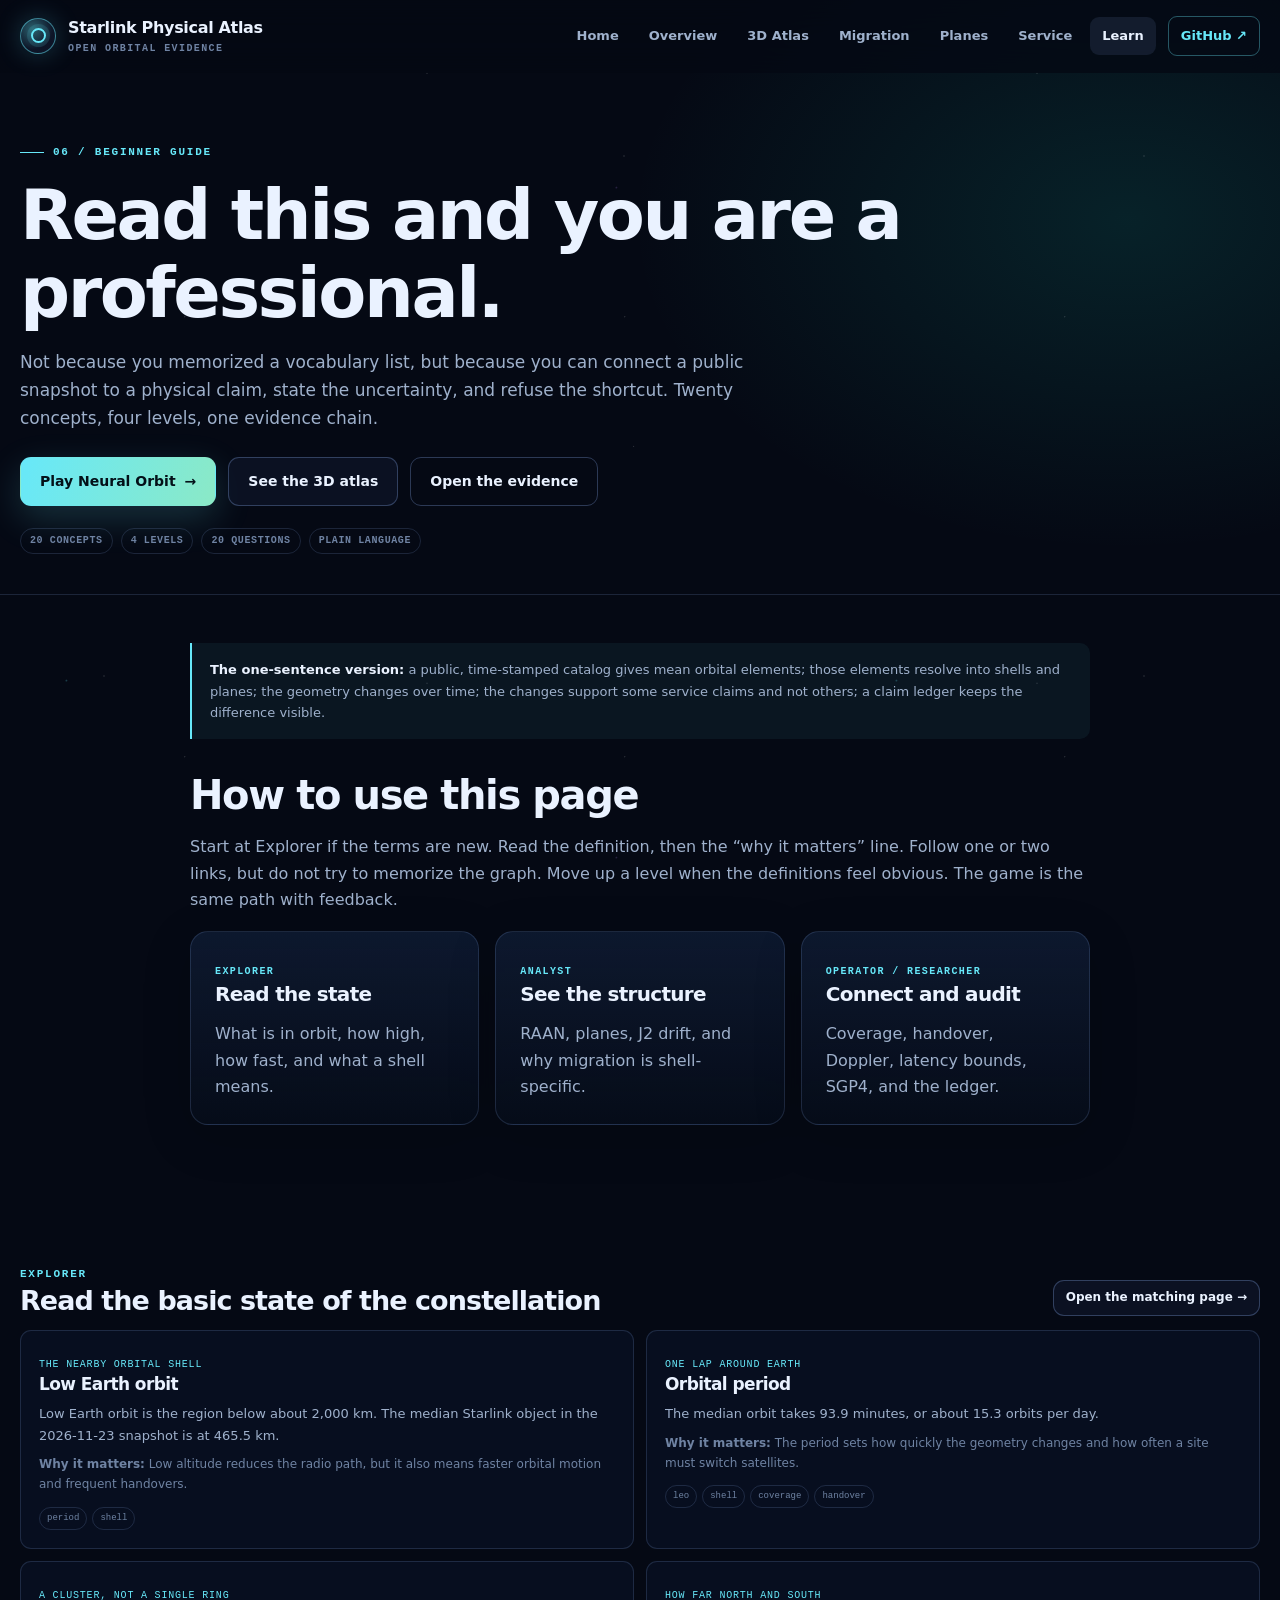
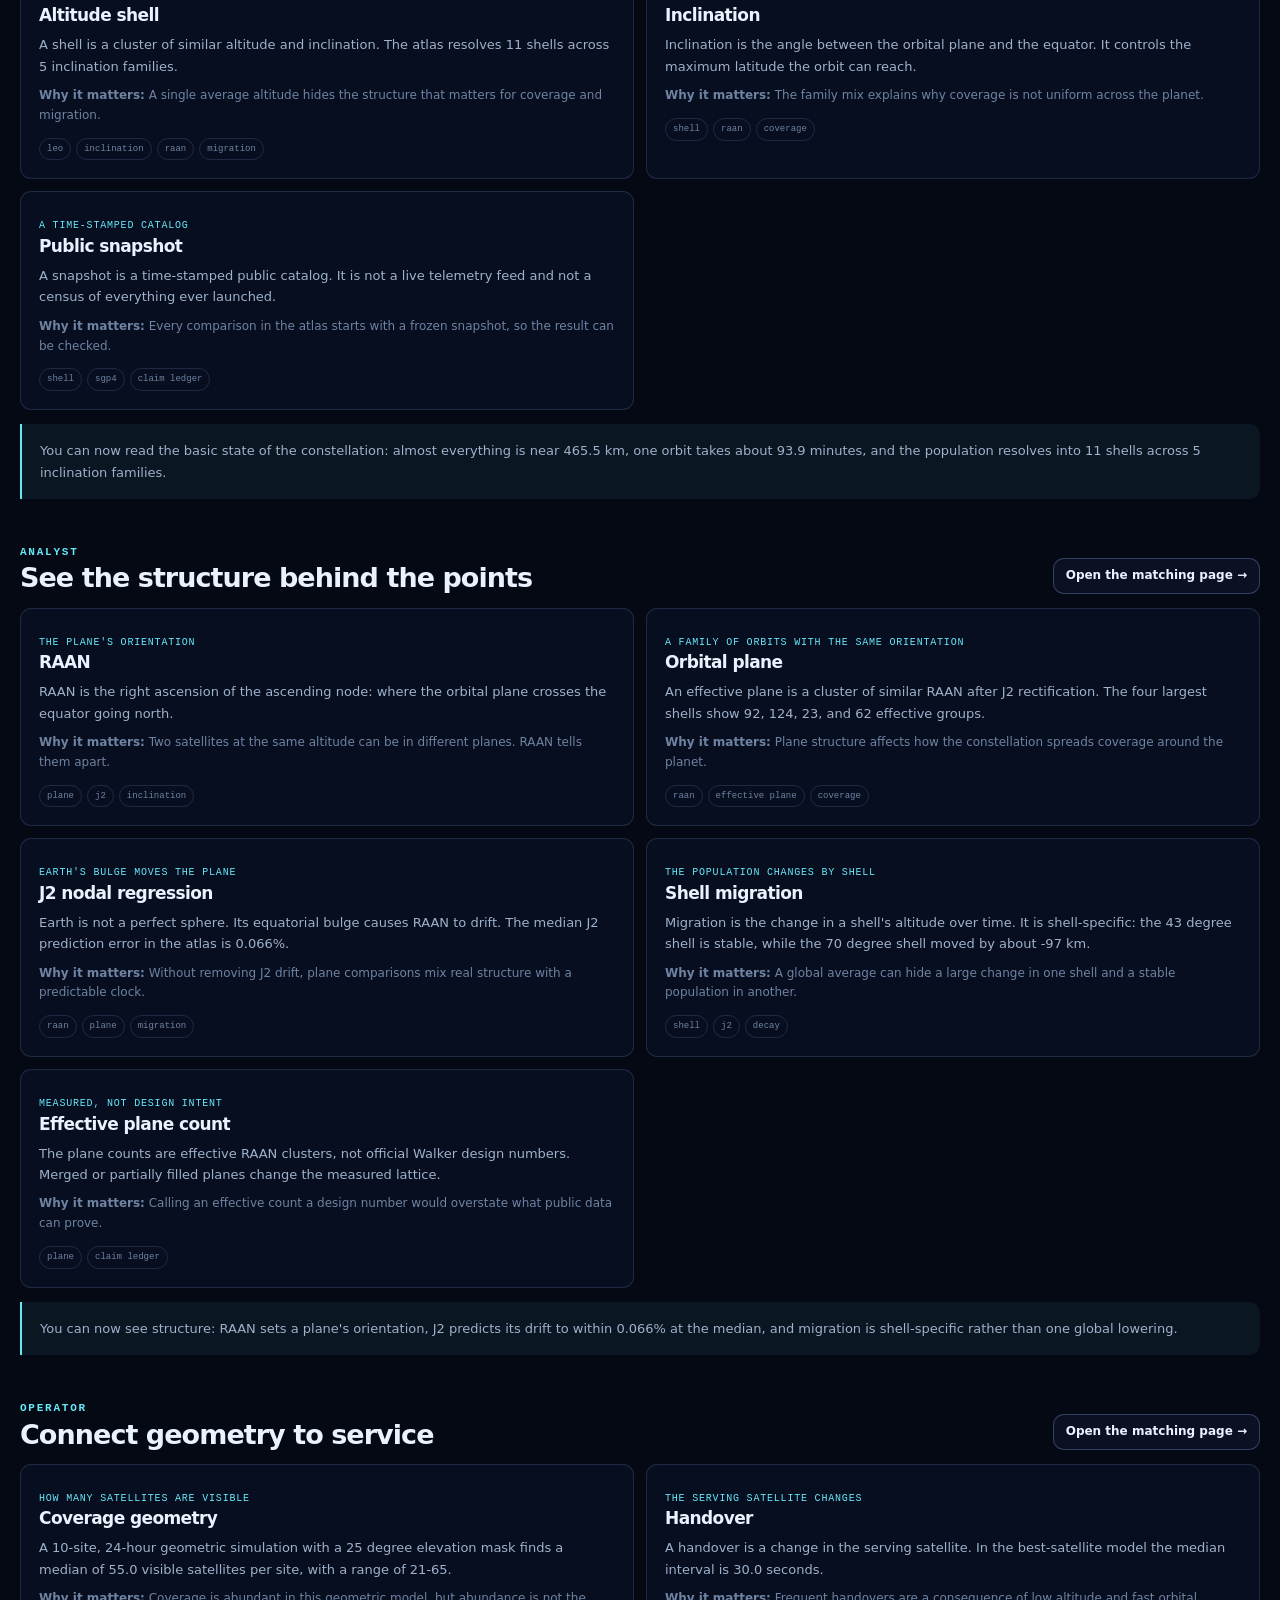
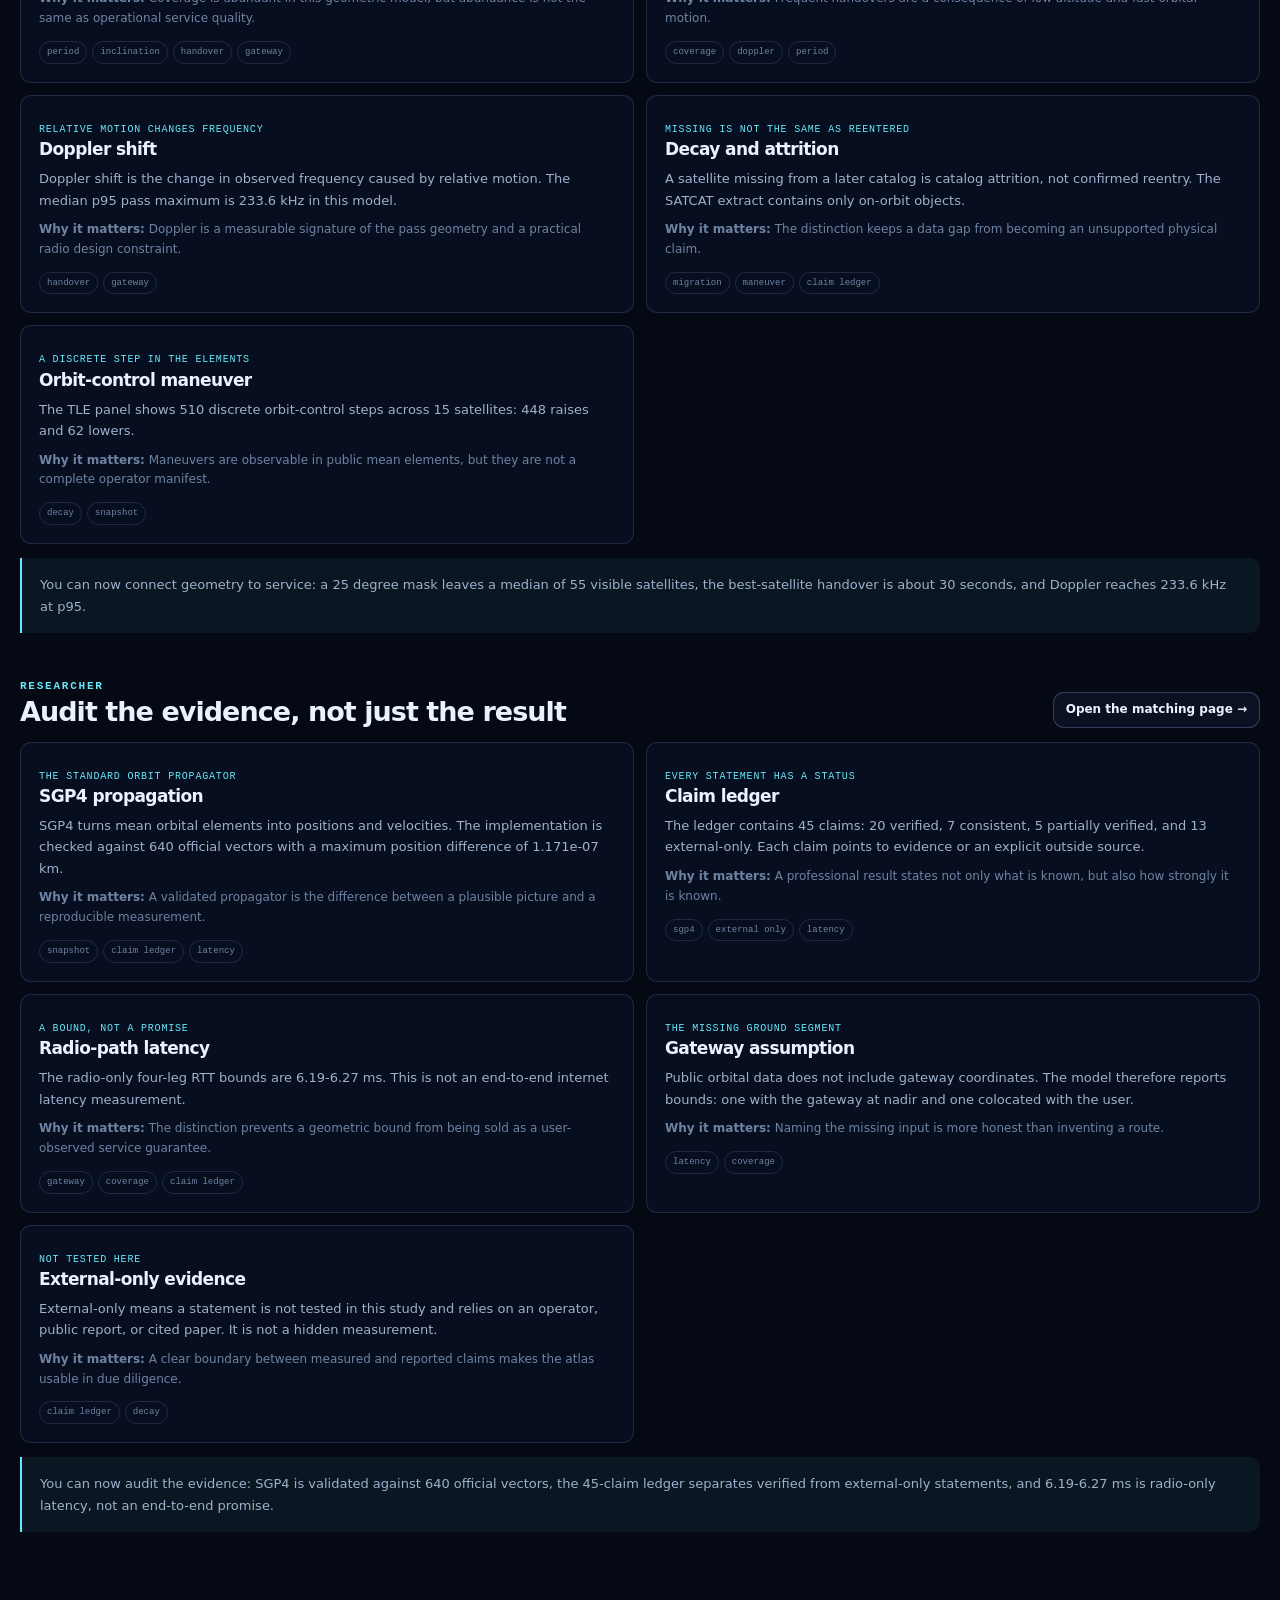
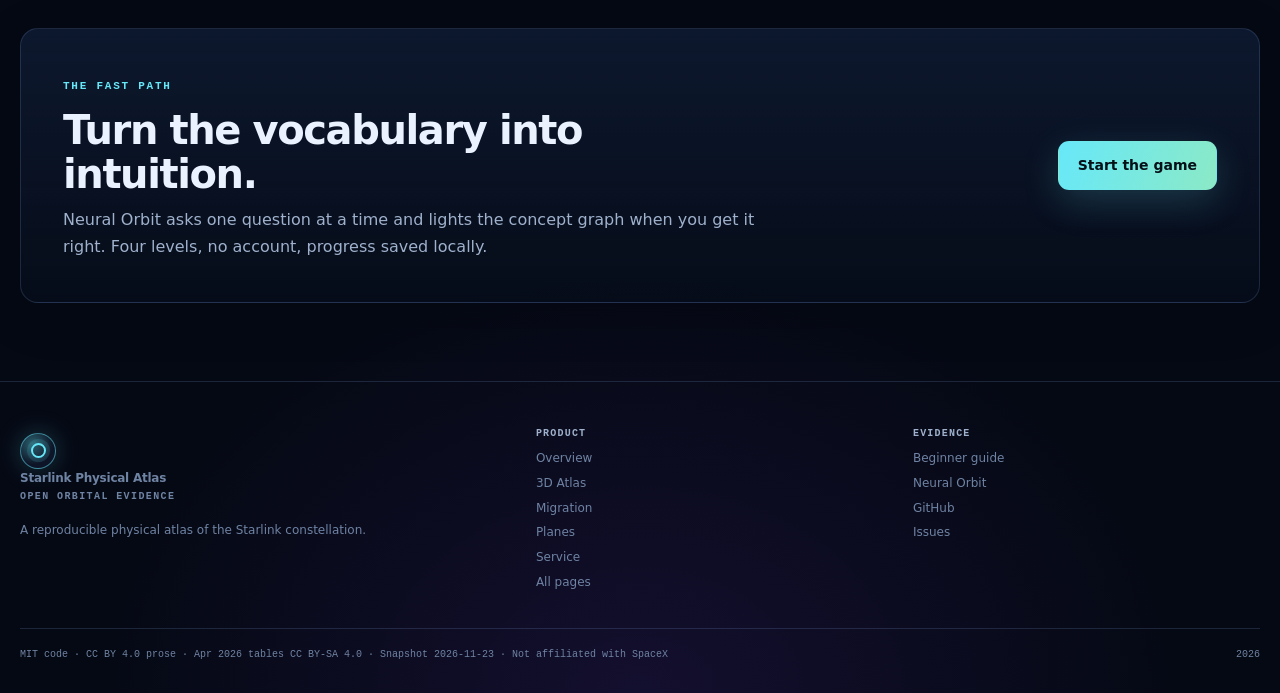
<file: docs/app/learn.html>
<!doctype html>
<html lang="en">
<head>
  <meta charset="utf-8">
  <meta name="viewport" content="width=device-width, initial-scale=1">
  <link rel="icon" href="../assets/favicon.svg" type="image/svg+xml">
  <title>Beginner guide — Starlink Physical Atlas</title>
  <meta name="description" content="A plain-language path from low Earth orbit to the claim ledger. Twenty concepts, four levels, and the measured numbers behind each one.">
  <link rel="stylesheet" href="../assets/css/site.css">
</head>
<body>
  <a class="skip-link" href="#main">Skip to content</a>
  <header class="site-header">
    <div class="wrap header-inner">
      <a class="brand" href="../index.html"><span class="brand-mark" aria-hidden="true"></span><span>Starlink Physical Atlas<small>Open orbital evidence</small></span></a>
      <button class="nav-toggle" type="button" aria-label="Toggle navigation" aria-expanded="false"><span></span></button>
      <nav class="nav" aria-label="Primary">
        <a href="../index.html">Home</a>
        <a href="overview.html">Overview</a>
        <a href="atlas.html">3D Atlas</a>
        <a href="migration.html">Migration</a>
        <a href="planes.html">Planes</a>
        <a href="service.html">Service</a>
        <a href="learn.html" aria-current="page">Learn</a>
        <a class="nav-cta" href="https://github.com/M0-AR/starlink-physical-atlas">GitHub ↗</a>
      </nav>
    </div>
  </header>

  <main id="main">
    <section class="page-hero">
      <div class="wrap">
        <span class="eyebrow">06 / Beginner guide</span>
        <h1>Read this and you are a professional.</h1>
        <p>Not because you memorized a vocabulary list, but because you can connect a public snapshot to a physical claim, state the uncertainty, and refuse the shortcut. Twenty concepts, four levels, one evidence chain.</p>
        <div class="actions">
          <a class="button primary" href="game.html">Play Neural Orbit <span aria-hidden="true">→</span></a>
          <a class="button" href="atlas.html">See the 3D atlas</a>
          <a class="button ghost" href="overview.html">Open the evidence</a>
        </div>
        <div class="meta-row"><span class="tag">20 concepts</span><span class="tag">4 levels</span><span class="tag">20 questions</span><span class="tag">Plain language</span></div>
      </div>
    </section>

    <section class="section tight">
      <div class="wrap narrow">
        <div class="note"><strong>The one-sentence version:</strong> a public, time-stamped catalog gives mean orbital elements; those elements resolve into shells and planes; the geometry changes over time; the changes support some service claims and not others; a claim ledger keeps the difference visible.</div>
        <h2 style="margin:34px 0 10px;font-size:clamp(28px,4vw,40px)">How to use this page</h2>
        <p class="muted">Start at Explorer if the terms are new. Read the definition, then the “why it matters” line. Follow one or two links, but do not try to memorize the graph. Move up a level when the definitions feel obvious. The game is the same path with feedback.</p>
        <div class="grid-3" style="margin-top:18px">
          <div class="card"><span class="card-kicker">Explorer</span><h3>Read the state</h3><p>What is in orbit, how high, how fast, and what a shell means.</p></div>
          <div class="card"><span class="card-kicker">Analyst</span><h3>See the structure</h3><p>RAAN, planes, J2 drift, and why migration is shell-specific.</p></div>
          <div class="card"><span class="card-kicker">Operator / Researcher</span><h3>Connect and audit</h3><p>Coverage, handover, Doppler, latency bounds, SGP4, and the ledger.</p></div>
        </div>
      </div>
    </section>

    <section class="section tight">
      <div class="wrap">
        <div id="learning-root"><p class="faint">Loading the learning path…</p></div>
      </div>
    </section>

    <section class="section tight">
      <div class="wrap">
        <div class="card pad-lg reveal" style="display:flex;flex-wrap:wrap;align-items:center;justify-content:space-between;gap:22px">
          <div style="max-width:720px">
            <span class="kicker">The fast path</span>
            <h2 style="margin:10px 0;font-size:clamp(28px,4vw,40px)">Turn the vocabulary into intuition.</h2>
            <p class="muted" style="margin:0">Neural Orbit asks one question at a time and lights the concept graph when you get it right. Four levels, no account, progress saved locally.</p>
          </div>
          <a class="button primary" href="game.html">Start the game</a>
        </div>
      </div>
    </section>
  </main>

  <footer class="footer">
    <div class="wrap">
      <div class="footer-grid">
        <div><a class="brand" href="../index.html"><span class="brand-mark" aria-hidden="true"></span><span>Starlink Physical Atlas<small>Open orbital evidence</small></span></a><p style="max-width:360px;margin-top:16px">A reproducible physical atlas of the Starlink constellation.</p></div>
        <div><h4>Product</h4><a href="overview.html">Overview</a><a href="atlas.html">3D Atlas</a><a href="migration.html">Migration</a><a href="planes.html">Planes</a><a href="service.html">Service</a><a href="all.html">All pages</a></div>
        <div><h4>Evidence</h4><a href="learn.html">Beginner guide</a><a href="game.html">Neural Orbit</a><a href="https://github.com/M0-AR/starlink-physical-atlas">GitHub</a><a href="https://github.com/M0-AR/starlink-physical-atlas/issues">Issues</a></div>
      </div>
      <div class="footer-bottom"><span>MIT code · CC BY 4.0 prose · Apr 2026 tables CC BY-SA 4.0 · Snapshot 2026-11-23 · Not affiliated with SpaceX</span><span><span data-year>2026</span></span></div>
    </div>
  </footer>

  <script src="../assets/js/site.js"></script>
  <script>
    (async function () {
      const { fetchJSON } = window.Atlas;
      const data = await fetchJSON("../data/learning.json");
      const root = document.getElementById("learning-root");
      const levels = data.levels.map((level) => {
        const concepts = data.concepts.filter((c) => c.level === level.id);
        const cards = concepts.map((c) => `
          <article class="concept" id="concept-${c.id}">
            <span class="short">${escapeHtml(c.short)}</span>
            <h3>${escapeHtml(c.label)}</h3>
            <p>${escapeHtml(c.definition)}</p>
            <p class="why"><strong>Why it matters:</strong> ${escapeHtml(c.why)}</p>
            <div class="links">${(c.links || []).map((id) => `<a href="#concept-${id}">${escapeHtml(id.replaceAll("_", " "))}</a>`).join("")}</div>
          </article>`).join("");
        return `
          <section aria-labelledby="level-${level.id}">
            <div class="level-head">
              <div><span class="kicker">${escapeHtml(level.name)}</span><h2 id="level-${level.id}">${escapeHtml(level.subtitle)}</h2></div>
              <a class="button small" href="${escapeHtml(level.product)}">Open the matching page →</a>
            </div>
            <div class="concept-grid">${cards}</div>
            <div class="note" style="margin-top:14px">${escapeHtml(level.summary)}</div>
          </section>`;
      }).join("");
      root.innerHTML = levels;
      function escapeHtml(value) { return String(value).replace(/[&<>"']/g, (c) => ({ "&": "&amp;", "<": "&lt;", ">": "&gt;", '"': "&quot;", "'": "&#39;" }[c])); }
    })();
  </script>
</body>
</html>
</file>
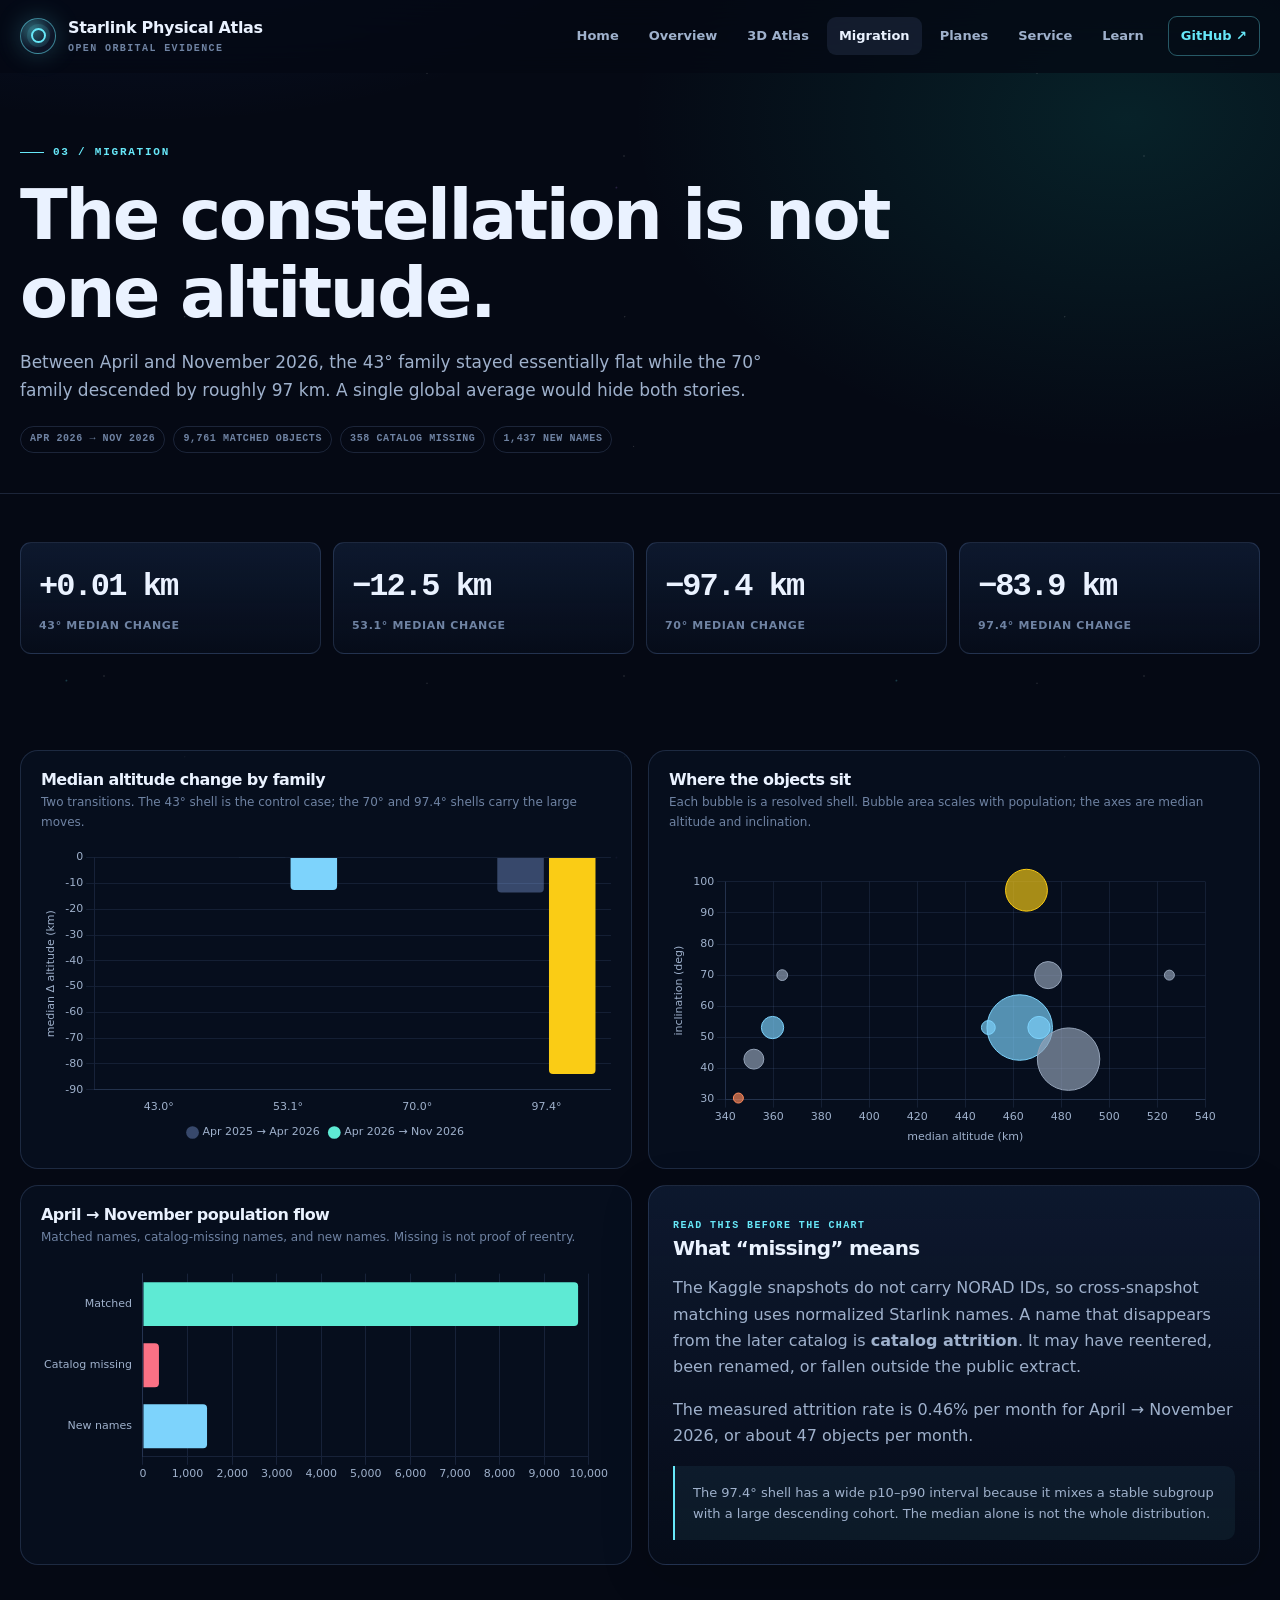
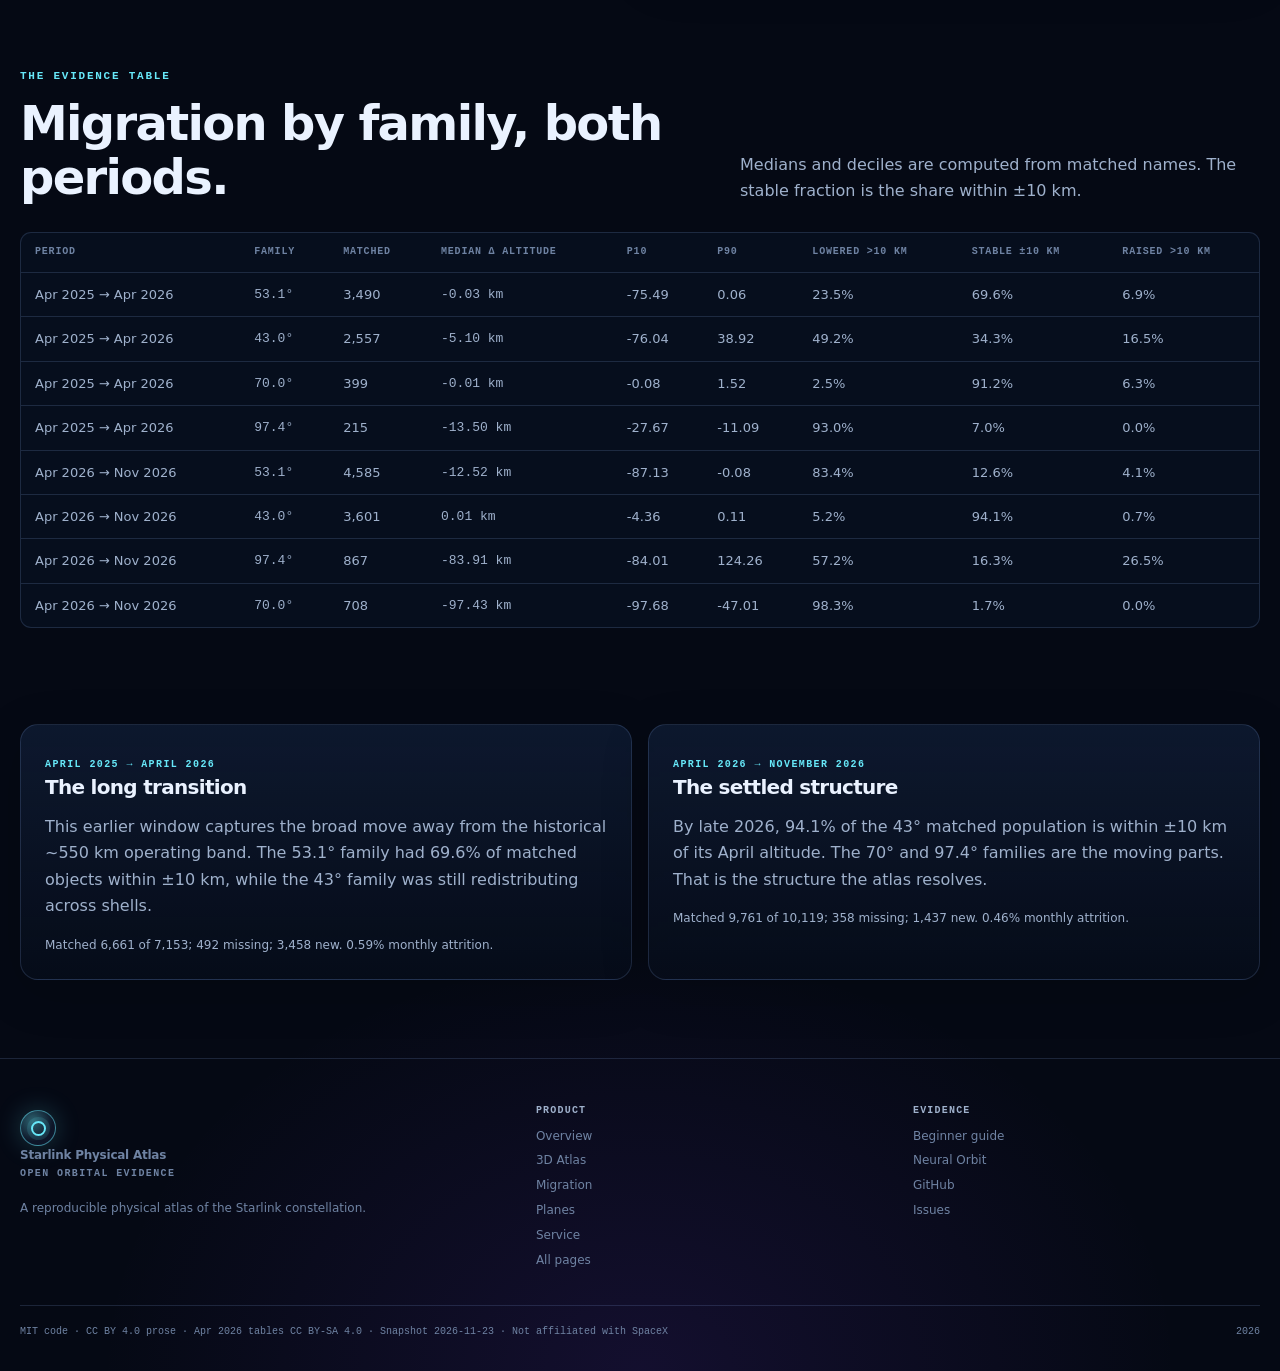
<file: docs/app/migration.html>
<!doctype html>
<html lang="en">
<head>
  <meta charset="utf-8">
  <meta name="viewport" content="width=device-width, initial-scale=1">
  <link rel="icon" href="../assets/favicon.svg" type="image/svg+xml">
  <title>Migration — Starlink Physical Atlas</title>
  <meta name="description" content="Shell-specific Starlink migration between 2025 and 2026, population flow, and the difference between catalog attrition and reentry.">
  <link rel="stylesheet" href="../assets/css/site.css">
</head>
<body>
  <a class="skip-link" href="#main">Skip to content</a>
  <header class="site-header">
    <div class="wrap header-inner">
      <a class="brand" href="../index.html"><span class="brand-mark" aria-hidden="true"></span><span>Starlink Physical Atlas<small>Open orbital evidence</small></span></a>
      <button class="nav-toggle" type="button" aria-label="Toggle navigation" aria-expanded="false"><span></span></button>
      <nav class="nav" aria-label="Primary">
        <a href="../index.html">Home</a>
        <a href="overview.html">Overview</a>
        <a href="atlas.html">3D Atlas</a>
        <a href="migration.html" aria-current="page">Migration</a>
        <a href="planes.html">Planes</a>
        <a href="service.html">Service</a>
        <a href="learn.html">Learn</a>
        <a class="nav-cta" href="https://github.com/M0-AR/starlink-physical-atlas">GitHub ↗</a>
      </nav>
    </div>
  </header>

  <main id="main">
    <section class="page-hero">
      <div class="wrap">
        <span class="eyebrow">03 / Migration</span>
        <h1>The constellation is not one altitude.</h1>
        <p>Between April and November 2026, the 43° family stayed essentially flat while the 70° family descended by roughly 97 km. A single global average would hide both stories.</p>
        <div class="meta-row"><span class="tag">Apr 2026 → Nov 2026</span><span class="tag">9,761 matched objects</span><span class="tag">358 catalog missing</span><span class="tag">1,437 new names</span></div>
      </div>
    </section>

    <section class="section tight">
      <div class="wrap">
        <div class="stat-grid" style="margin-top:0">
          <div class="stat"><strong>+0.01 km</strong><span>43° median change</span></div>
          <div class="stat"><strong>−12.5 km</strong><span>53.1° median change</span></div>
          <div class="stat"><strong>−97.4 km</strong><span>70° median change</span></div>
          <div class="stat"><strong>−83.9 km</strong><span>97.4° median change</span></div>
        </div>
      </div>
    </section>

    <section class="section tight">
      <div class="wrap">
        <div class="grid-2">
          <div class="chart-card reveal">
            <h3>Median altitude change by family</h3>
            <p class="chart-sub">Two transitions. The 43° shell is the control case; the 70° and 97.4° shells carry the large moves.</p>
            <div class="chart-wrap"><canvas id="chart-migration" aria-label="Grouped bar chart of altitude change by family" role="img"></canvas></div>
          </div>
          <div class="chart-card reveal">
            <h3>Where the objects sit</h3>
            <p class="chart-sub">Each bubble is a resolved shell. Bubble area scales with population; the axes are median altitude and inclination.</p>
            <div class="chart-wrap"><canvas id="chart-shells" aria-label="Bubble chart of shells by altitude and inclination" role="img"></canvas></div>
          </div>
        </div>
        <div class="grid-2" style="margin-top:16px">
          <div class="chart-card reveal">
            <h3>April → November population flow</h3>
            <p class="chart-sub">Matched names, catalog-missing names, and new names. Missing is not proof of reentry.</p>
            <div class="chart-wrap short"><canvas id="chart-flow" aria-label="Bar chart of population flow" role="img"></canvas></div>
          </div>
          <div class="card reveal">
            <span class="card-kicker">Read this before the chart</span>
            <h3>What “missing” means</h3>
            <p>The Kaggle snapshots do not carry NORAD IDs, so cross-snapshot matching uses normalized Starlink names. A name that disappears from the later catalog is <strong>catalog attrition</strong>. It may have reentered, been renamed, or fallen outside the public extract.</p>
            <p>The measured attrition rate is 0.46% per month for April → November 2026, or about 47 objects per month.</p>
            <div class="note" style="margin-top:14px">The 97.4° shell has a wide p10–p90 interval because it mixes a stable subgroup with a large descending cohort. The median alone is not the whole distribution.</div>
          </div>
        </div>
      </div>
    </section>

    <section class="section tight">
      <div class="wrap">
        <div class="section-head">
          <div><span class="kicker">The evidence table</span><h2>Migration by family, both periods.</h2></div>
          <p>Medians and deciles are computed from matched names. The stable fraction is the share within ±10 km.</p>
        </div>
        <div class="table-wrap">
          <table>
            <thead><tr><th>Period</th><th>Family</th><th>Matched</th><th>Median Δ altitude</th><th>p10</th><th>p90</th><th>Lowered &gt;10 km</th><th>Stable ±10 km</th><th>Raised &gt;10 km</th></tr></thead>
            <tbody id="migration-body"><tr><td colspan="9" class="faint">Loading…</td></tr></tbody>
          </table>
        </div>
      </div>
    </section>

    <section class="section tight">
      <div class="wrap">
        <div class="grid-2">
          <div class="card reveal">
            <span class="card-kicker">April 2025 → April 2026</span>
            <h3>The long transition</h3>
            <p>This earlier window captures the broad move away from the historical ~550 km operating band. The 53.1° family had 69.6% of matched objects within ±10 km, while the 43° family was still redistributing across shells.</p>
            <p class="faint small">Matched 6,661 of 7,153; 492 missing; 3,458 new. 0.59% monthly attrition.</p>
          </div>
          <div class="card reveal">
            <span class="card-kicker">April 2026 → November 2026</span>
            <h3>The settled structure</h3>
            <p>By late 2026, 94.1% of the 43° matched population is within ±10 km of its April altitude. The 70° and 97.4° families are the moving parts. That is the structure the atlas resolves.</p>
            <p class="faint small">Matched 9,761 of 10,119; 358 missing; 1,437 new. 0.46% monthly attrition.</p>
          </div>
        </div>
      </div>
    </section>
  </main>

  <footer class="footer">
    <div class="wrap">
      <div class="footer-grid">
        <div><a class="brand" href="../index.html"><span class="brand-mark" aria-hidden="true"></span><span>Starlink Physical Atlas<small>Open orbital evidence</small></span></a><p style="max-width:360px;margin-top:16px">A reproducible physical atlas of the Starlink constellation.</p></div>
        <div><h4>Product</h4><a href="overview.html">Overview</a><a href="atlas.html">3D Atlas</a><a href="migration.html">Migration</a><a href="planes.html">Planes</a><a href="service.html">Service</a><a href="all.html">All pages</a></div>
        <div><h4>Evidence</h4><a href="learn.html">Beginner guide</a><a href="game.html">Neural Orbit</a><a href="https://github.com/M0-AR/starlink-physical-atlas">GitHub</a><a href="https://github.com/M0-AR/starlink-physical-atlas/issues">Issues</a></div>
      </div>
      <div class="footer-bottom"><span>MIT code · CC BY 4.0 prose · Apr 2026 tables CC BY-SA 4.0 · Snapshot 2026-11-23 · Not affiliated with SpaceX</span><span><span data-year>2026</span></span></div>
    </div>
  </footer>

  <script src="../assets/vendor/chart.umd.min.js"></script>
  <script src="../assets/js/site.js"></script>
  <script>
    (async function () {
      const { fmt, fetchJSON } = window.Atlas;
      const atlas = await fetchJSON("../data/atlas.json");
      const colors = { "30.5": "#ff8a5c", "43.0": "#5eead4", "53.1": "#7dd3fc", "70.0": "#c084fc", "97.4": "#facc15" };
      const families = ["43.0", "53.1", "70.0", "97.4"];
      const early = atlas.migration.apr2025_apr2026;
      const late = atlas.migration.apr2026_nov2026;
      const pick = (rows, family) => rows.find((r) => String(r.family) === family) || {};

      new Chart(document.getElementById("chart-migration"), {
        type: "bar",
        data: {
          labels: families.map((f) => f + "°"),
          datasets: [
            { label: "Apr 2025 → Apr 2026", data: families.map((f) => pick(early, f).d_alt_median_km), backgroundColor: "rgba(148,183,255,0.35)", borderRadius: 4 },
            { label: "Apr 2026 → Nov 2026", data: families.map((f) => pick(late, f).d_alt_median_km), backgroundColor: families.map((f) => colors[f]), borderRadius: 4 }
          ]
        },
        options: { responsive: true, maintainAspectRatio: false, plugins: { legend: { position: "bottom" } }, scales: { x: { grid: { display: false } }, y: { title: { display: true, text: "median Δ altitude (km)" }, grid: { color: "rgba(148,183,255,0.1)" } } } }
      });

      new Chart(document.getElementById("chart-shells"), {
        type: "bubble",
        data: {
          datasets: atlas.shells.map((s) => ({
            label: `${fmt(s.inc_median_deg, 1)}° / ${fmt(s.alt_median_km, 0)} km`,
            data: [{ x: s.alt_median_km, y: s.inc_median_deg, r: Math.max(5, Math.sqrt(s.n) * 0.55) }],
            backgroundColor: (colors[String(s.family)] || "#94a3b8") + "aa",
            borderColor: colors[String(s.family)] || "#94a3b8"
          }))
        },
        options: { responsive: true, maintainAspectRatio: false, plugins: { legend: { display: false }, tooltip: { callbacks: { label: (ctx) => `${ctx.dataset.label}: ${fmt(atlas.shells[ctx.datasetIndex].n)} objects` } } }, scales: { x: { title: { display: true, text: "median altitude (km)" }, grid: { color: "rgba(148,183,255,0.1)" } }, y: { title: { display: true, text: "inclination (deg)" }, grid: { color: "rgba(148,183,255,0.1)" } } } }
      });

      const flow = atlas.migration.flow.find((f) => f.period === "apr2026->nov2026");
      new Chart(document.getElementById("chart-flow"), {
        type: "bar",
        data: { labels: ["Matched", "Catalog missing", "New names"], datasets: [{ data: [flow.matched, flow.missing, flow.new], backgroundColor: ["#5eead4", "#fb7185", "#7dd3fc"], borderRadius: 4 }] },
        options: { indexAxis: "y", responsive: true, maintainAspectRatio: false, plugins: { legend: { display: false } }, scales: { x: { beginAtZero: true, ticks: { callback: (v) => fmt(v) } }, y: { grid: { display: false } } } }
      });

      const rows = [];
      [["Apr 2025 → Apr 2026", early], ["Apr 2026 → Nov 2026", late]].forEach(([label, set]) => {
        set.forEach((r) => {
          rows.push(`<tr><td>${label}</td><td class="mono">${fmt(r.family, 1)}°</td><td>${fmt(r.matched)}</td><td class="mono">${fmt(r.d_alt_median_km, 2)} km</td><td>${fmt(r.d_alt_p10_km, 2)}</td><td>${fmt(r.d_alt_p90_km, 2)}</td><td>${fmt(r.frac_lowered_gt10km * 100, 1)}%</td><td>${fmt(r.frac_stable_10km * 100, 1)}%</td><td>${fmt(r.frac_raised_gt10km * 100, 1)}%</td></tr>`);
        });
      });
      document.getElementById("migration-body").innerHTML = rows.join("");
    })();
  </script>
</body>
</html>
</file>
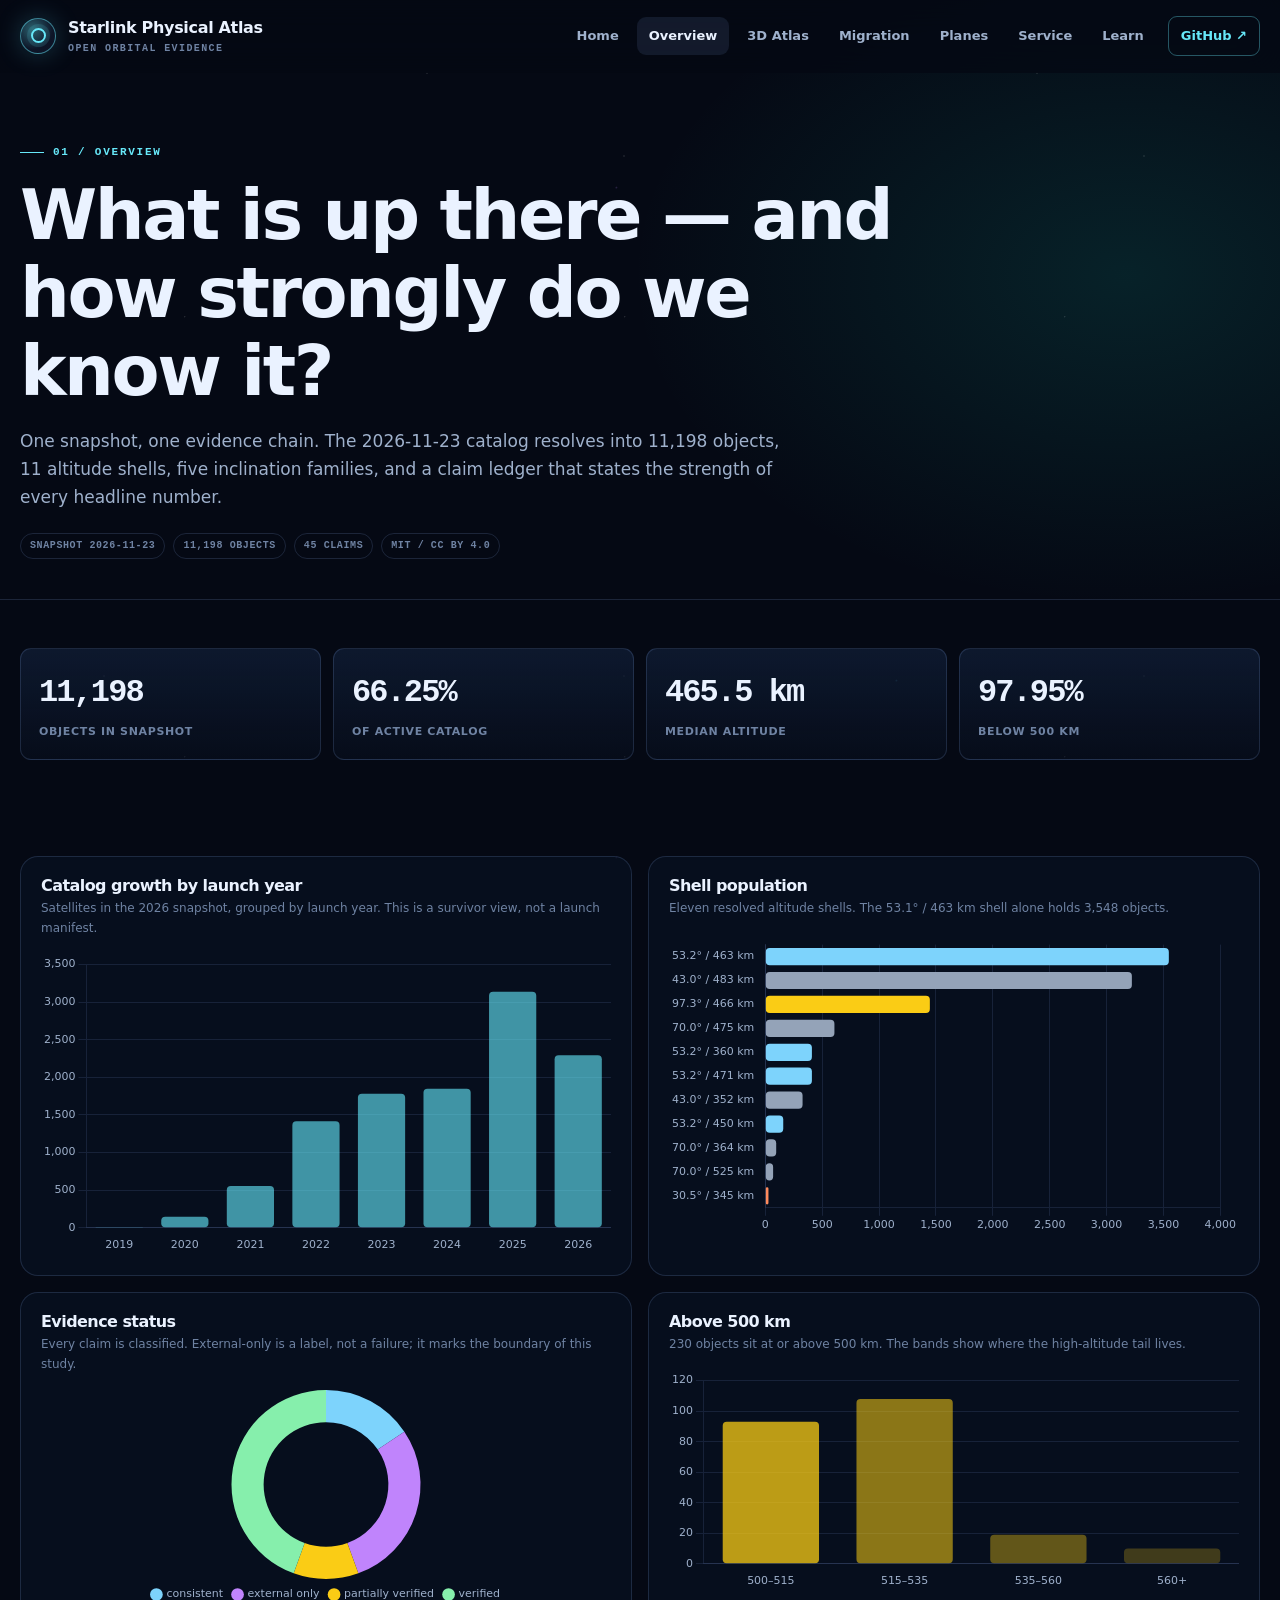
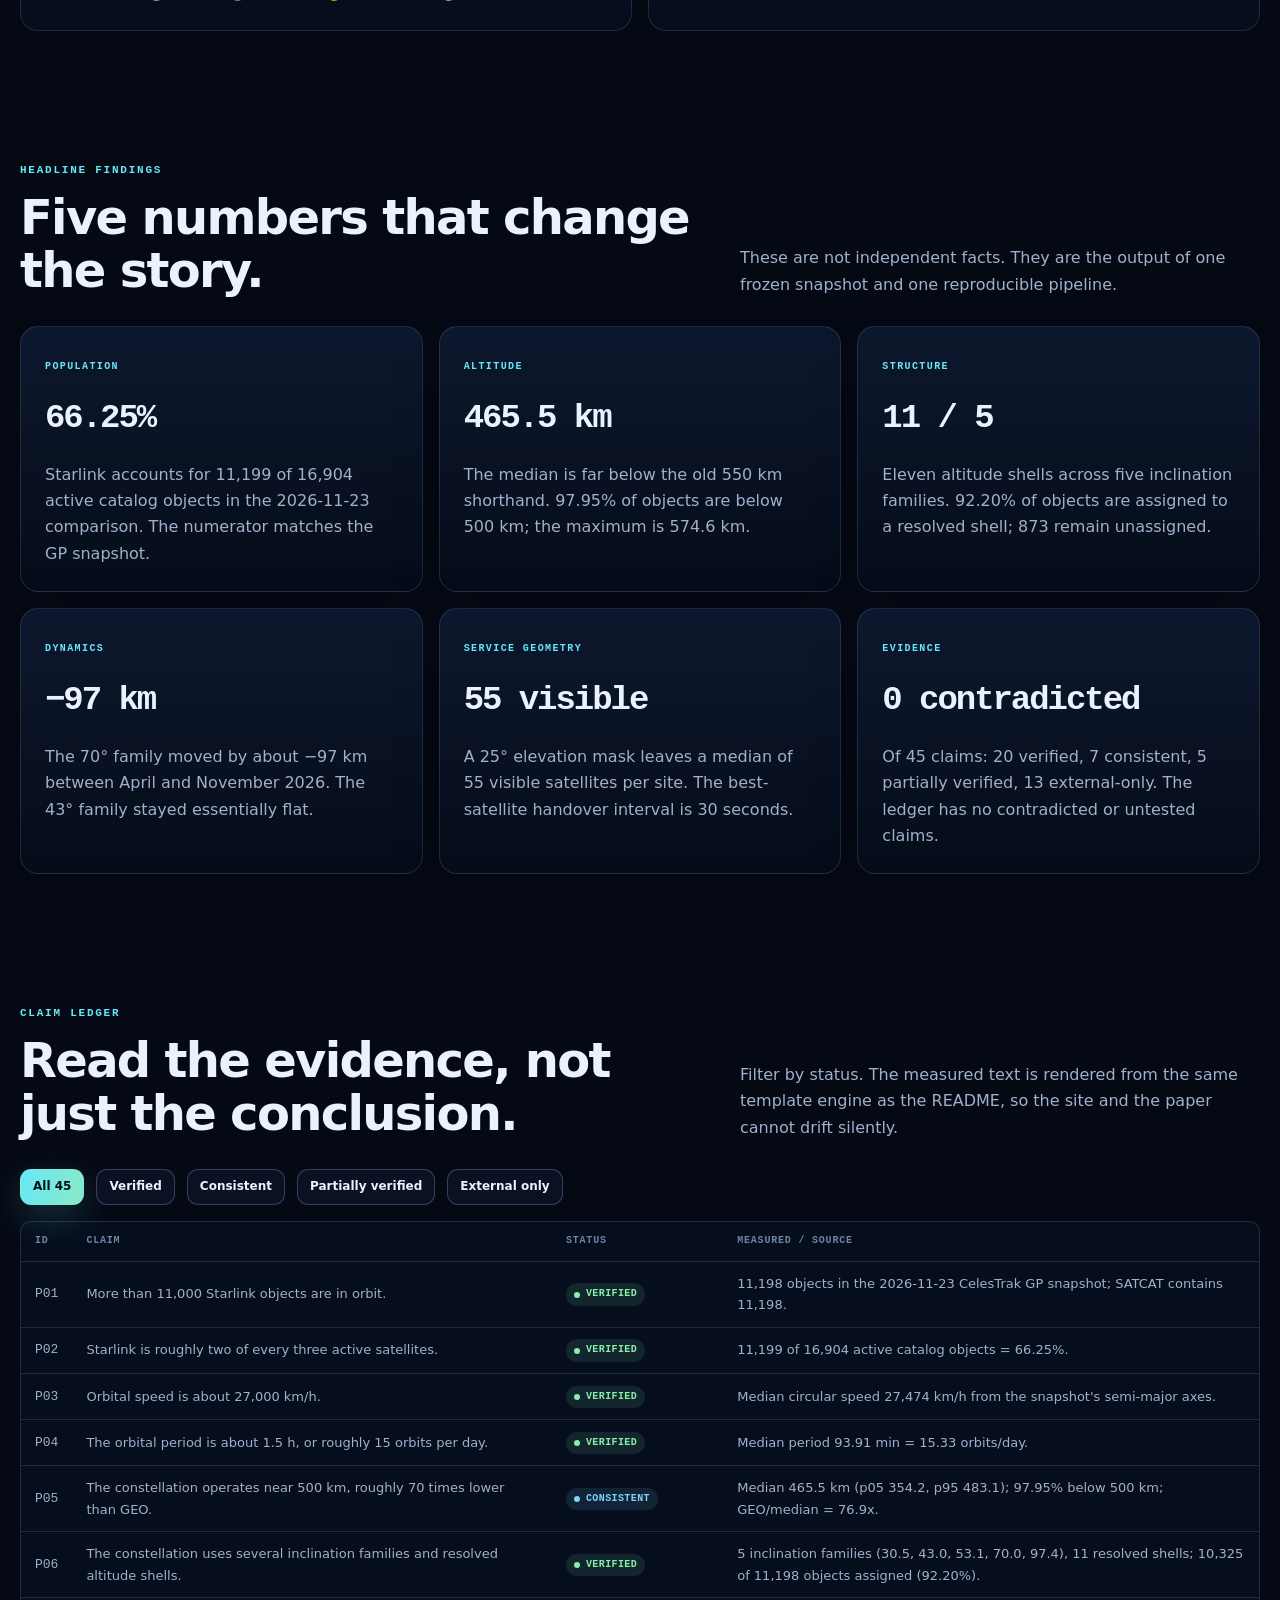
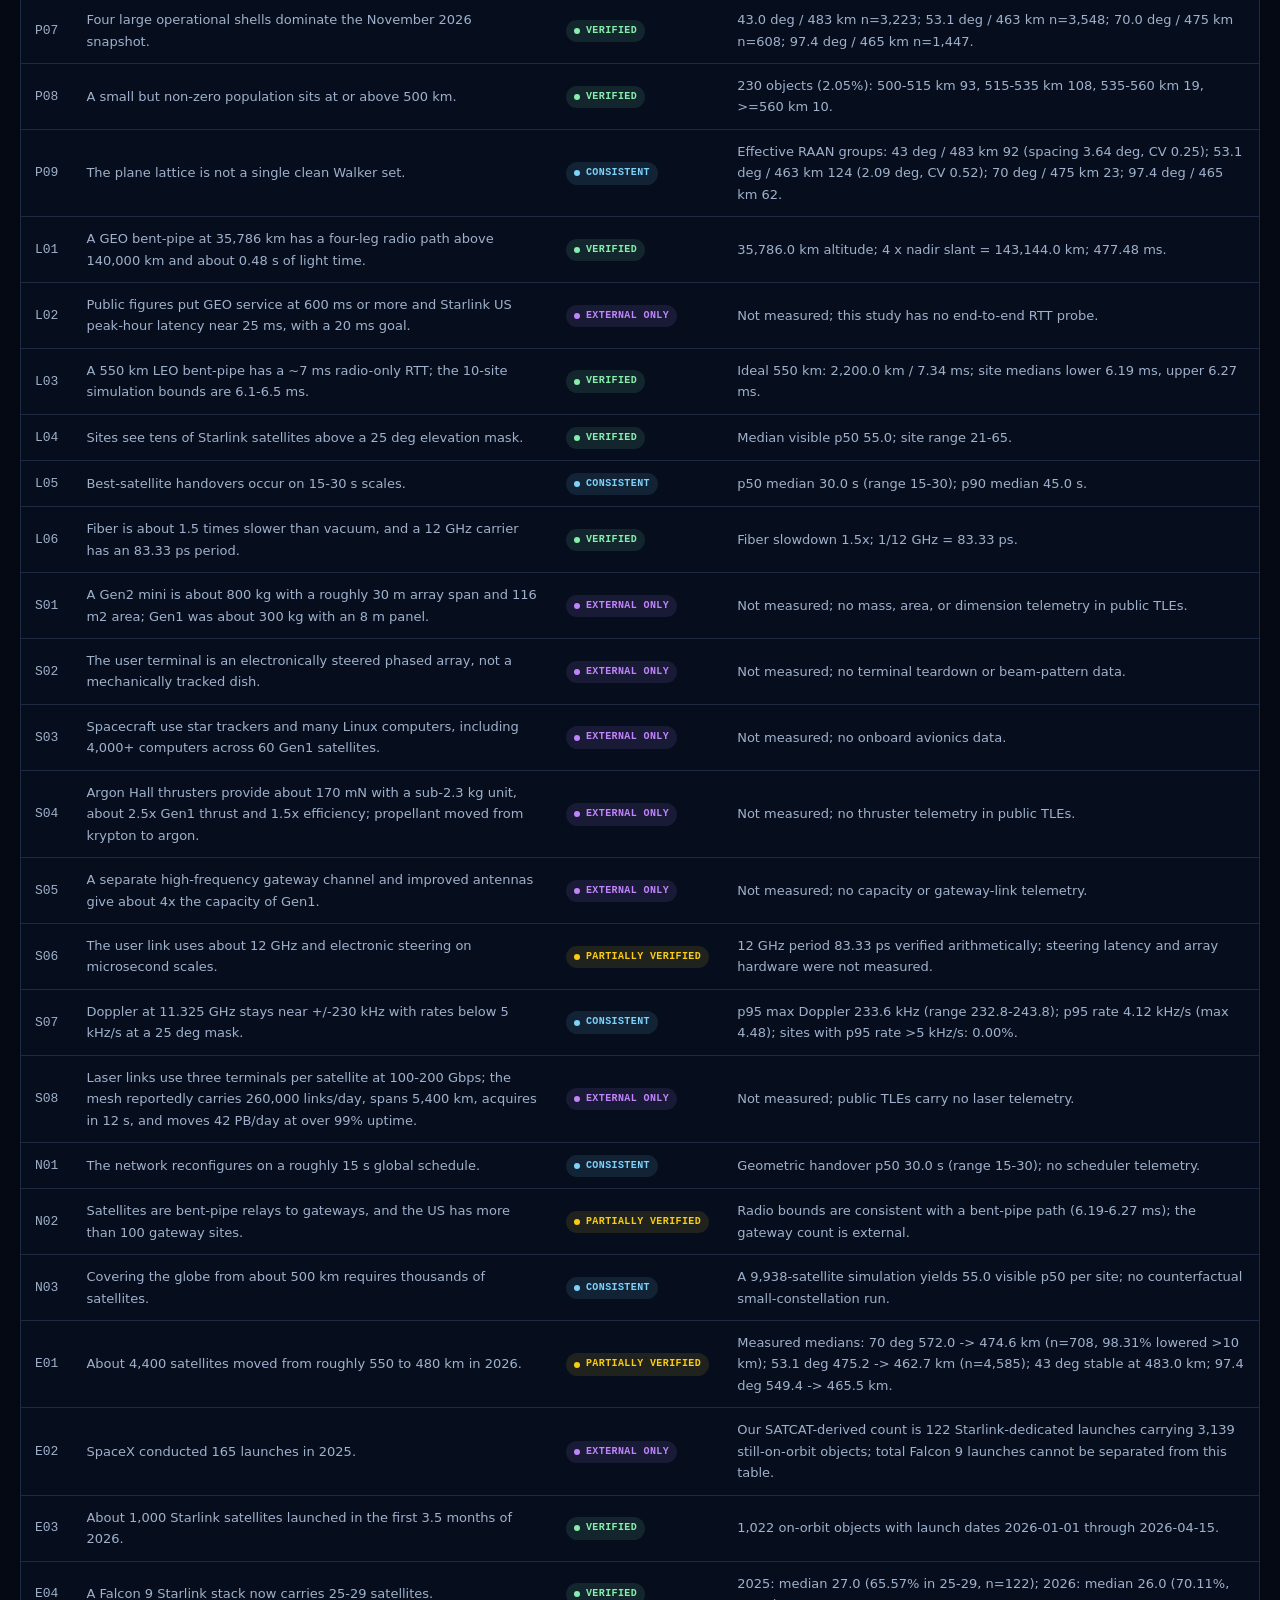
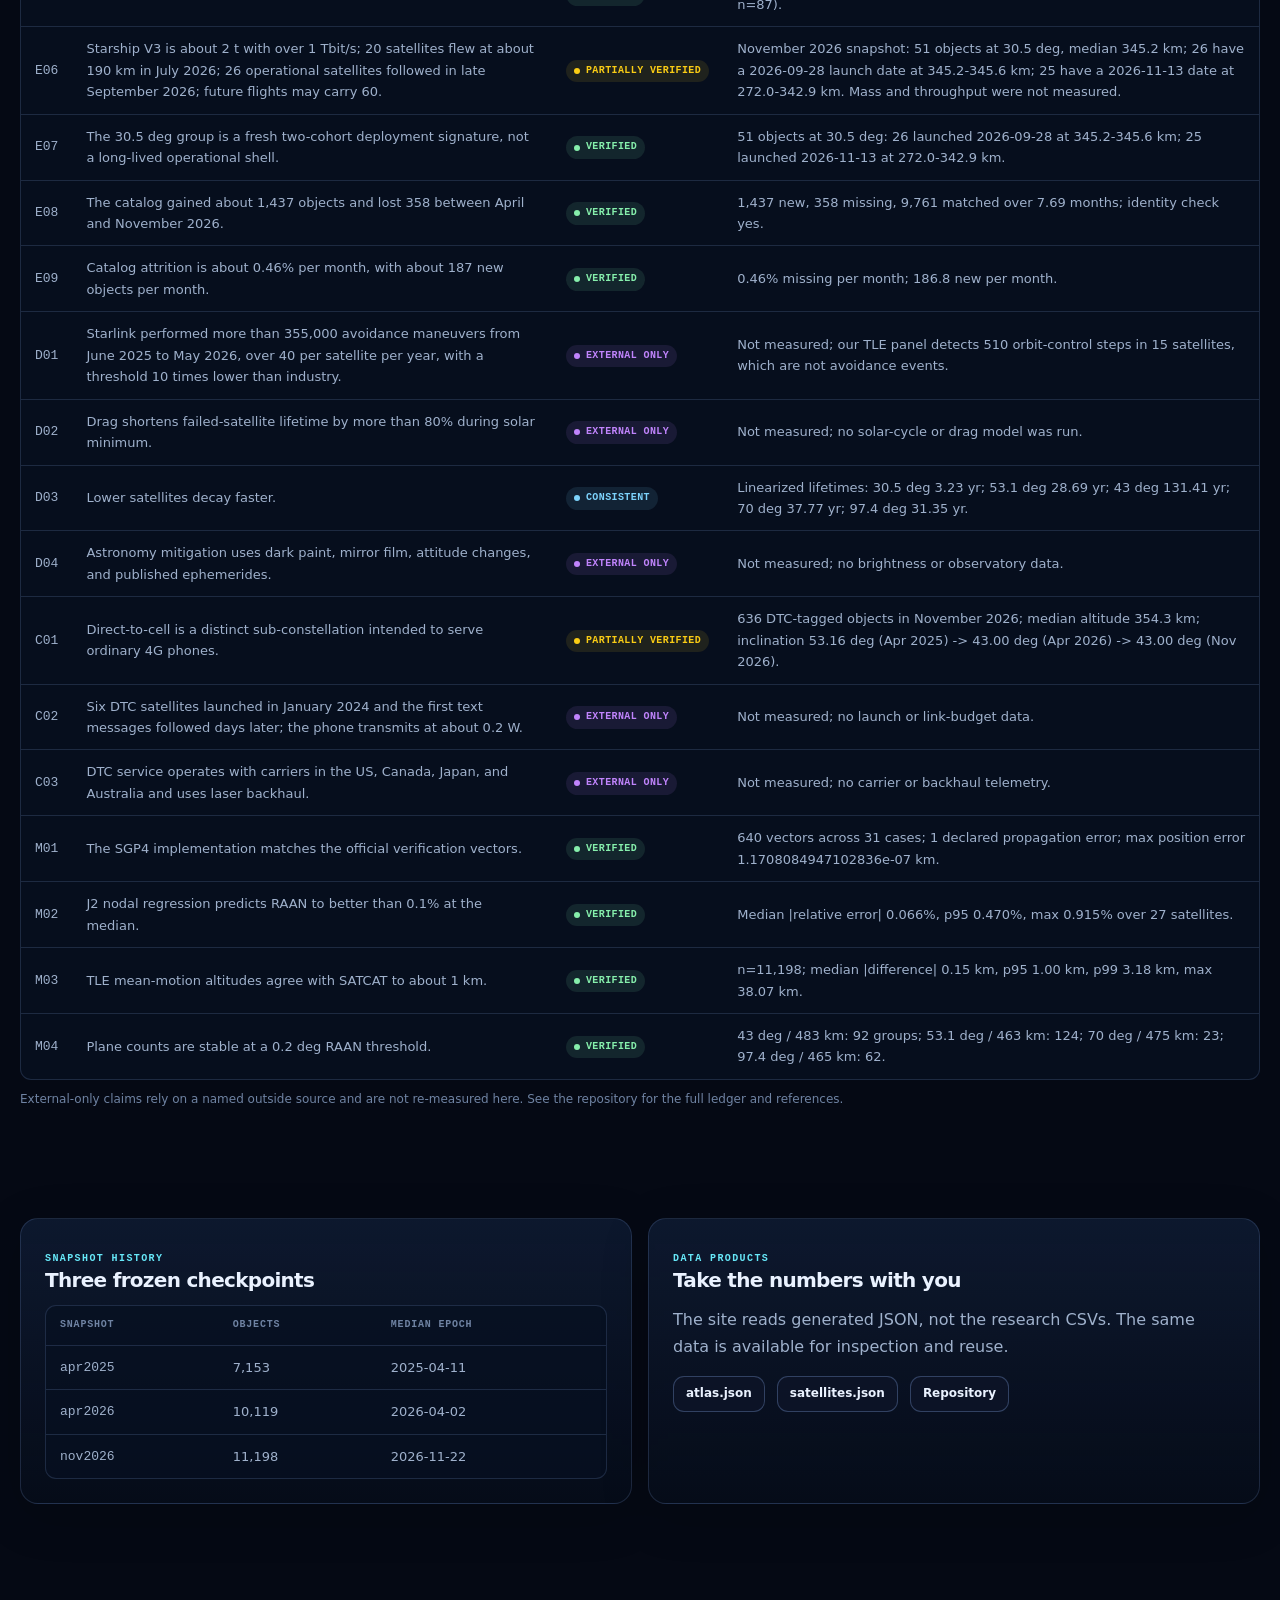
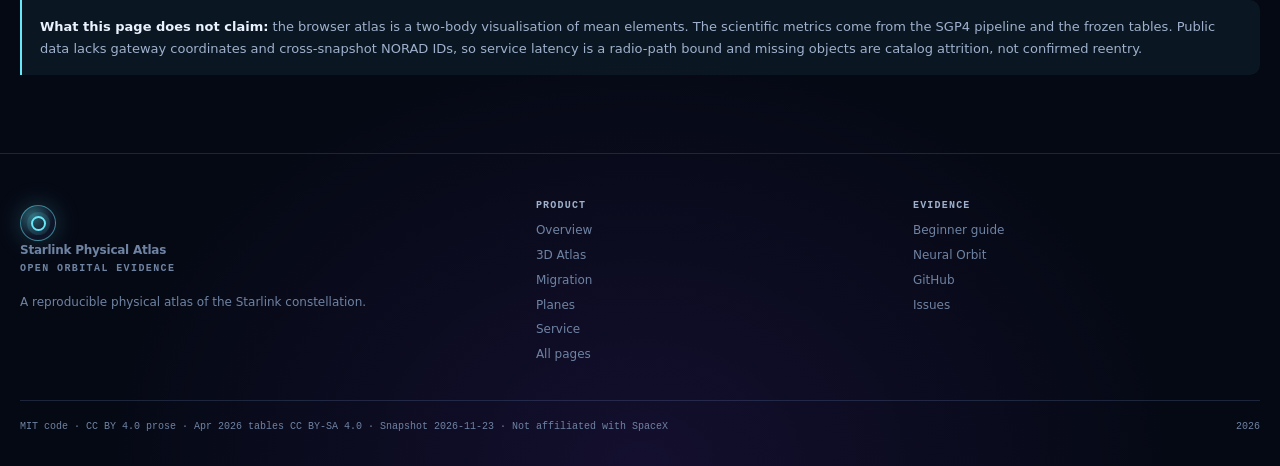
<file: docs/app/overview.html>
<!doctype html>
<html lang="en">
<head>
  <meta charset="utf-8">
  <meta name="viewport" content="width=device-width, initial-scale=1">
  <link rel="icon" href="../assets/favicon.svg" type="image/svg+xml">
  <title>Overview — Starlink Physical Atlas</title>
  <meta name="description" content="Executive overview of the 2026 Starlink snapshot: population, altitude, shells, launch cadence, and the 45-claim evidence ledger.">
  <link rel="stylesheet" href="../assets/css/site.css">
</head>
<body>
  <a class="skip-link" href="#main">Skip to content</a>
  <header class="site-header">
    <div class="wrap header-inner">
      <a class="brand" href="../index.html"><span class="brand-mark" aria-hidden="true"></span><span>Starlink Physical Atlas<small>Open orbital evidence</small></span></a>
      <button class="nav-toggle" type="button" aria-label="Toggle navigation" aria-expanded="false"><span></span></button>
      <nav class="nav" aria-label="Primary">
        <a href="../index.html">Home</a>
        <a href="overview.html" aria-current="page">Overview</a>
        <a href="atlas.html">3D Atlas</a>
        <a href="migration.html">Migration</a>
        <a href="planes.html">Planes</a>
        <a href="service.html">Service</a>
        <a href="learn.html">Learn</a>
        <a class="nav-cta" href="https://github.com/M0-AR/starlink-physical-atlas">GitHub ↗</a>
      </nav>
    </div>
  </header>

  <main id="main">
    <section class="page-hero">
      <div class="wrap">
        <span class="eyebrow">01 / Overview</span>
        <h1>What is up there — and how strongly do we know it?</h1>
        <p>One snapshot, one evidence chain. The 2026-11-23 catalog resolves into 11,198 objects, 11 altitude shells, five inclination families, and a claim ledger that states the strength of every headline number.</p>
        <div class="meta-row">
          <span class="tag">Snapshot 2026-11-23</span>
          <span class="tag">11,198 objects</span>
          <span class="tag">45 claims</span>
          <span class="tag">MIT / CC BY 4.0</span>
        </div>
      </div>
    </section>

    <section class="section tight">
      <div class="wrap">
        <div class="stat-grid" style="margin-top:0">
          <div class="stat"><strong id="stat-objects">11,198</strong><span>Objects in snapshot</span></div>
          <div class="stat"><strong id="stat-share">66.25%</strong><span>Of active catalog</span></div>
          <div class="stat"><strong id="stat-alt">465.5 km</strong><span>Median altitude</span></div>
          <div class="stat"><strong id="stat-below">97.95%</strong><span>Below 500 km</span></div>
        </div>
      </div>
    </section>

    <section class="section tight">
      <div class="wrap">
        <div class="grid-2">
          <div class="chart-card reveal">
            <h3>Catalog growth by launch year</h3>
            <p class="chart-sub">Satellites in the 2026 snapshot, grouped by launch year. This is a survivor view, not a launch manifest.</p>
            <div class="chart-wrap"><canvas id="chart-launches" aria-label="Bar chart of satellites by launch year" role="img"></canvas></div>
          </div>
          <div class="chart-card reveal">
            <h3>Shell population</h3>
            <p class="chart-sub">Eleven resolved altitude shells. The 53.1° / 463 km shell alone holds 3,548 objects.</p>
            <div class="chart-wrap"><canvas id="chart-shells" aria-label="Bar chart of satellites per shell" role="img"></canvas></div>
          </div>
        </div>
        <div class="grid-2" style="margin-top:16px">
          <div class="chart-card reveal">
            <h3>Evidence status</h3>
            <p class="chart-sub">Every claim is classified. External-only is a label, not a failure; it marks the boundary of this study.</p>
            <div class="chart-wrap short"><canvas id="chart-claims" aria-label="Doughnut chart of claim statuses" role="img"></canvas></div>
          </div>
          <div class="chart-card reveal">
            <h3>Above 500 km</h3>
            <p class="chart-sub">230 objects sit at or above 500 km. The bands show where the high-altitude tail lives.</p>
            <div class="chart-wrap short"><canvas id="chart-high" aria-label="Bar chart of objects above 500 kilometres" role="img"></canvas></div>
          </div>
        </div>
      </div>
    </section>

    <section class="section">
      <div class="wrap">
        <div class="section-head">
          <div><span class="kicker">Headline findings</span><h2>Five numbers that change the story.</h2></div>
          <p>These are not independent facts. They are the output of one frozen snapshot and one reproducible pipeline.</p>
        </div>
        <div class="grid-3">
          <div class="card reveal"><span class="card-kicker">Population</span><span class="metric">66.25%</span><p>Starlink accounts for 11,199 of 16,904 active catalog objects in the 2026-11-23 comparison. The numerator matches the GP snapshot.</p></div>
          <div class="card reveal"><span class="card-kicker">Altitude</span><span class="metric">465.5 km</span><p>The median is far below the old 550 km shorthand. 97.95% of objects are below 500 km; the maximum is 574.6 km.</p></div>
          <div class="card reveal"><span class="card-kicker">Structure</span><span class="metric">11 / 5</span><p>Eleven altitude shells across five inclination families. 92.20% of objects are assigned to a resolved shell; 873 remain unassigned.</p></div>
          <div class="card reveal"><span class="card-kicker">Dynamics</span><span class="metric">−97 km</span><p>The 70° family moved by about −97 km between April and November 2026. The 43° family stayed essentially flat.</p></div>
          <div class="card reveal"><span class="card-kicker">Service geometry</span><span class="metric">55 visible</span><p>A 25° elevation mask leaves a median of 55 visible satellites per site. The best-satellite handover interval is 30 seconds.</p></div>
          <div class="card reveal"><span class="card-kicker">Evidence</span><span class="metric">0 contradicted</span><p>Of 45 claims: 20 verified, 7 consistent, 5 partially verified, 13 external-only. The ledger has no contradicted or untested claims.</p></div>
        </div>
      </div>
    </section>

    <section class="section tight">
      <div class="wrap">
        <div class="section-head">
          <div><span class="kicker">Claim ledger</span><h2>Read the evidence, not just the conclusion.</h2></div>
          <p>Filter by status. The measured text is rendered from the same template engine as the README, so the site and the paper cannot drift silently.</p>
        </div>
        <div class="actions" id="claim-filters" style="margin:0 0 16px">
          <button class="button small primary" type="button" data-filter="all">All 45</button>
          <button class="button small" type="button" data-filter="verified">Verified</button>
          <button class="button small" type="button" data-filter="consistent">Consistent</button>
          <button class="button small" type="button" data-filter="partially_verified">Partially verified</button>
          <button class="button small" type="button" data-filter="external_only">External only</button>
        </div>
        <div class="table-wrap">
          <table>
            <thead><tr><th>ID</th><th>Claim</th><th>Status</th><th>Measured / source</th></tr></thead>
            <tbody id="claims-body"><tr><td colspan="4" class="faint">Loading the claim ledger…</td></tr></tbody>
          </table>
        </div>
        <p class="small faint" style="margin-top:10px">External-only claims rely on a named outside source and are not re-measured here. See the repository for the full ledger and references.</p>
      </div>
    </section>

    <section class="section tight">
      <div class="wrap">
        <div class="grid-2">
          <div class="card reveal">
            <span class="card-kicker">Snapshot history</span>
            <h3>Three frozen checkpoints</h3>
            <div class="table-wrap" style="margin-top:14px">
              <table>
                <thead><tr><th>Snapshot</th><th>Objects</th><th>Median epoch</th></tr></thead>
                <tbody id="snapshot-body"></tbody>
              </table>
            </div>
          </div>
          <div class="card reveal">
            <span class="card-kicker">Data products</span>
            <h3>Take the numbers with you</h3>
            <p>The site reads generated JSON, not the research CSVs. The same data is available for inspection and reuse.</p>
            <div class="actions" style="margin-top:16px">
              <a class="button small" href="../data/atlas.json">atlas.json</a>
              <a class="button small" href="../data/satellites.json">satellites.json</a>
              <a class="button small" href="https://github.com/M0-AR/starlink-physical-atlas">Repository</a>
            </div>
          </div>
        </div>
      </div>
    </section>

    <section class="section tight">
      <div class="wrap">
        <div class="note"><strong>What this page does not claim:</strong> the browser atlas is a two-body visualisation of mean elements. The scientific metrics come from the SGP4 pipeline and the frozen tables. Public data lacks gateway coordinates and cross-snapshot NORAD IDs, so service latency is a radio-path bound and missing objects are catalog attrition, not confirmed reentry.</div>
      </div>
    </section>
  </main>

  <footer class="footer">
    <div class="wrap">
      <div class="footer-grid">
        <div><a class="brand" href="../index.html"><span class="brand-mark" aria-hidden="true"></span><span>Starlink Physical Atlas<small>Open orbital evidence</small></span></a><p style="max-width:360px;margin-top:16px">A reproducible physical atlas of the Starlink constellation.</p></div>
        <div><h4>Product</h4><a href="overview.html">Overview</a><a href="atlas.html">3D Atlas</a><a href="migration.html">Migration</a><a href="planes.html">Planes</a><a href="service.html">Service</a><a href="all.html">All pages</a></div>
        <div><h4>Evidence</h4><a href="learn.html">Beginner guide</a><a href="game.html">Neural Orbit</a><a href="https://github.com/M0-AR/starlink-physical-atlas">GitHub</a><a href="https://github.com/M0-AR/starlink-physical-atlas/issues">Issues</a></div>
      </div>
      <div class="footer-bottom"><span>MIT code · CC BY 4.0 prose · Apr 2026 tables CC BY-SA 4.0 · Snapshot 2026-11-23 · Not affiliated with SpaceX</span><span><span data-year>2026</span></span></div>
    </div>
  </footer>

  <script src="../assets/vendor/chart.umd.min.js"></script>
  <script src="../assets/js/site.js"></script>
  <script>
    (async function () {
      const { fmt, fetchJSON } = window.Atlas;
      const atlas = await fetchJSON("../data/atlas.json");
      const h = atlas.headline;
      document.getElementById("stat-objects").textContent = fmt(h.objects);
      document.getElementById("stat-share").textContent = fmt(h.active_share_pct, 2) + "%";
      document.getElementById("stat-alt").textContent = fmt(h.median_altitude_km, 1) + " km";
      document.getElementById("stat-below").textContent = fmt(h.below_500_pct, 2) + "%";

      const launches = atlas.launches.rows;
      new Chart(document.getElementById("chart-launches"), {
        type: "bar",
        data: {
          labels: launches.map((r) => r.launch_year),
          datasets: [{ data: launches.map((r) => r.satellites), backgroundColor: "rgba(103,232,249,0.62)", borderRadius: 4, borderSkipped: false }]
        },
        options: { responsive: true, maintainAspectRatio: false, plugins: { legend: { display: false } }, scales: { x: { grid: { display: false } }, y: { beginAtZero: true, ticks: { callback: (v) => fmt(v) } } } }
      });

      const shells = atlas.shells.slice().sort((a, b) => b.n - a.n);
      new Chart(document.getElementById("chart-shells"), {
        type: "bar",
        data: {
          labels: shells.map((r) => `${fmt(r.inc_median_deg, 1)}° / ${fmt(r.alt_median_km, 0)} km`),
          datasets: [{ data: shells.map((r) => r.n), backgroundColor: shells.map((r) => familyColor(r.family)), borderRadius: 4, borderSkipped: false }]
        },
        options: { indexAxis: "y", responsive: true, maintainAspectRatio: false, plugins: { legend: { display: false } }, scales: { x: { beginAtZero: true, ticks: { callback: (v) => fmt(v) } }, y: { grid: { display: false } } } }
      });

      const statuses = atlas.claims.statuses;
      new Chart(document.getElementById("chart-claims"), {
        type: "doughnut",
        data: { labels: Object.keys(statuses).map(prettyStatus), datasets: [{ data: Object.values(statuses), backgroundColor: Object.keys(statuses).map(statusColor), borderWidth: 0, hoverOffset: 4 }] },
        options: { responsive: true, maintainAspectRatio: false, cutout: "66%", plugins: { legend: { position: "bottom" } } }
      });

      const bands = atlas.altitude.above_500_bands;
      new Chart(document.getElementById("chart-high"), {
        type: "bar",
        data: { labels: ["500–515", "515–535", "535–560", "560+"], datasets: [{ data: [bands["500_515"], bands["515_535"], bands["535_560"], bands["560_plus"]], backgroundColor: ["rgba(250,204,21,0.75)", "rgba(250,204,21,0.55)", "rgba(250,204,21,0.38)", "rgba(250,204,21,0.24)"], borderRadius: 4, borderSkipped: false }] },
        options: { responsive: true, maintainAspectRatio: false, plugins: { legend: { display: false } }, scales: { x: { grid: { display: false } }, y: { beginAtZero: true, ticks: { precision: 0 } } } }
      });

      const tbody = document.getElementById("claims-body");
      let filter = "all";
      const render = () => {
        const rows = atlas.claims.items.filter((c) => filter === "all" || c.status === filter);
        tbody.innerHTML = rows.map((c) => `<tr><td class="mono">${c.id}</td><td style="white-space:normal;min-width:260px">${escapeHtml(c.claim)}</td><td><span class="status ${c.status}">${prettyStatus(c.status)}</span></td><td style="white-space:normal;min-width:280px">${escapeHtml(c.measured || c.notes || "")}</td></tr>`).join("");
      };
      document.querySelectorAll("[data-filter]").forEach((button) => {
        button.addEventListener("click", () => {
          filter = button.getAttribute("data-filter");
          document.querySelectorAll("[data-filter]").forEach((b) => b.classList.remove("primary"));
          button.classList.add("primary");
          render();
        });
      });
      render();

      document.getElementById("snapshot-body").innerHTML = Object.entries(atlas.snapshots).map(([key, s]) => `<tr><td class="mono">${key}</td><td>${fmt(s.n)}</td><td>${String(s.epoch_median).slice(0, 10)}</td></tr>`).join("");

      function familyColor(family) {
        const map = { "30.5": "#ff8a5c", "43.0": "#5eead4", "53.1": "#7dd3fc", "70.0": "#c084fc", "97.4": "#facc15", other: "#94a3b8" };
        return map[String(family)] || map.other;
      }
      function prettyStatus(status) { return String(status).replaceAll("_", " "); }
      function statusColor(status) { return { verified: "#86efac", consistent: "#7dd3fc", partially_verified: "#facc15", external_only: "#c084fc", contradicted: "#fb7185", not_tested: "#94a3b8" }[status] || "#94a3b8"; }
      function escapeHtml(value) { return String(value).replace(/[&<>"']/g, (c) => ({ "&": "&amp;", "<": "&lt;", ">": "&gt;", '"': "&quot;", "'": "&#39;" }[c])); }
    })();
  </script>
</body>
</html>
</file>
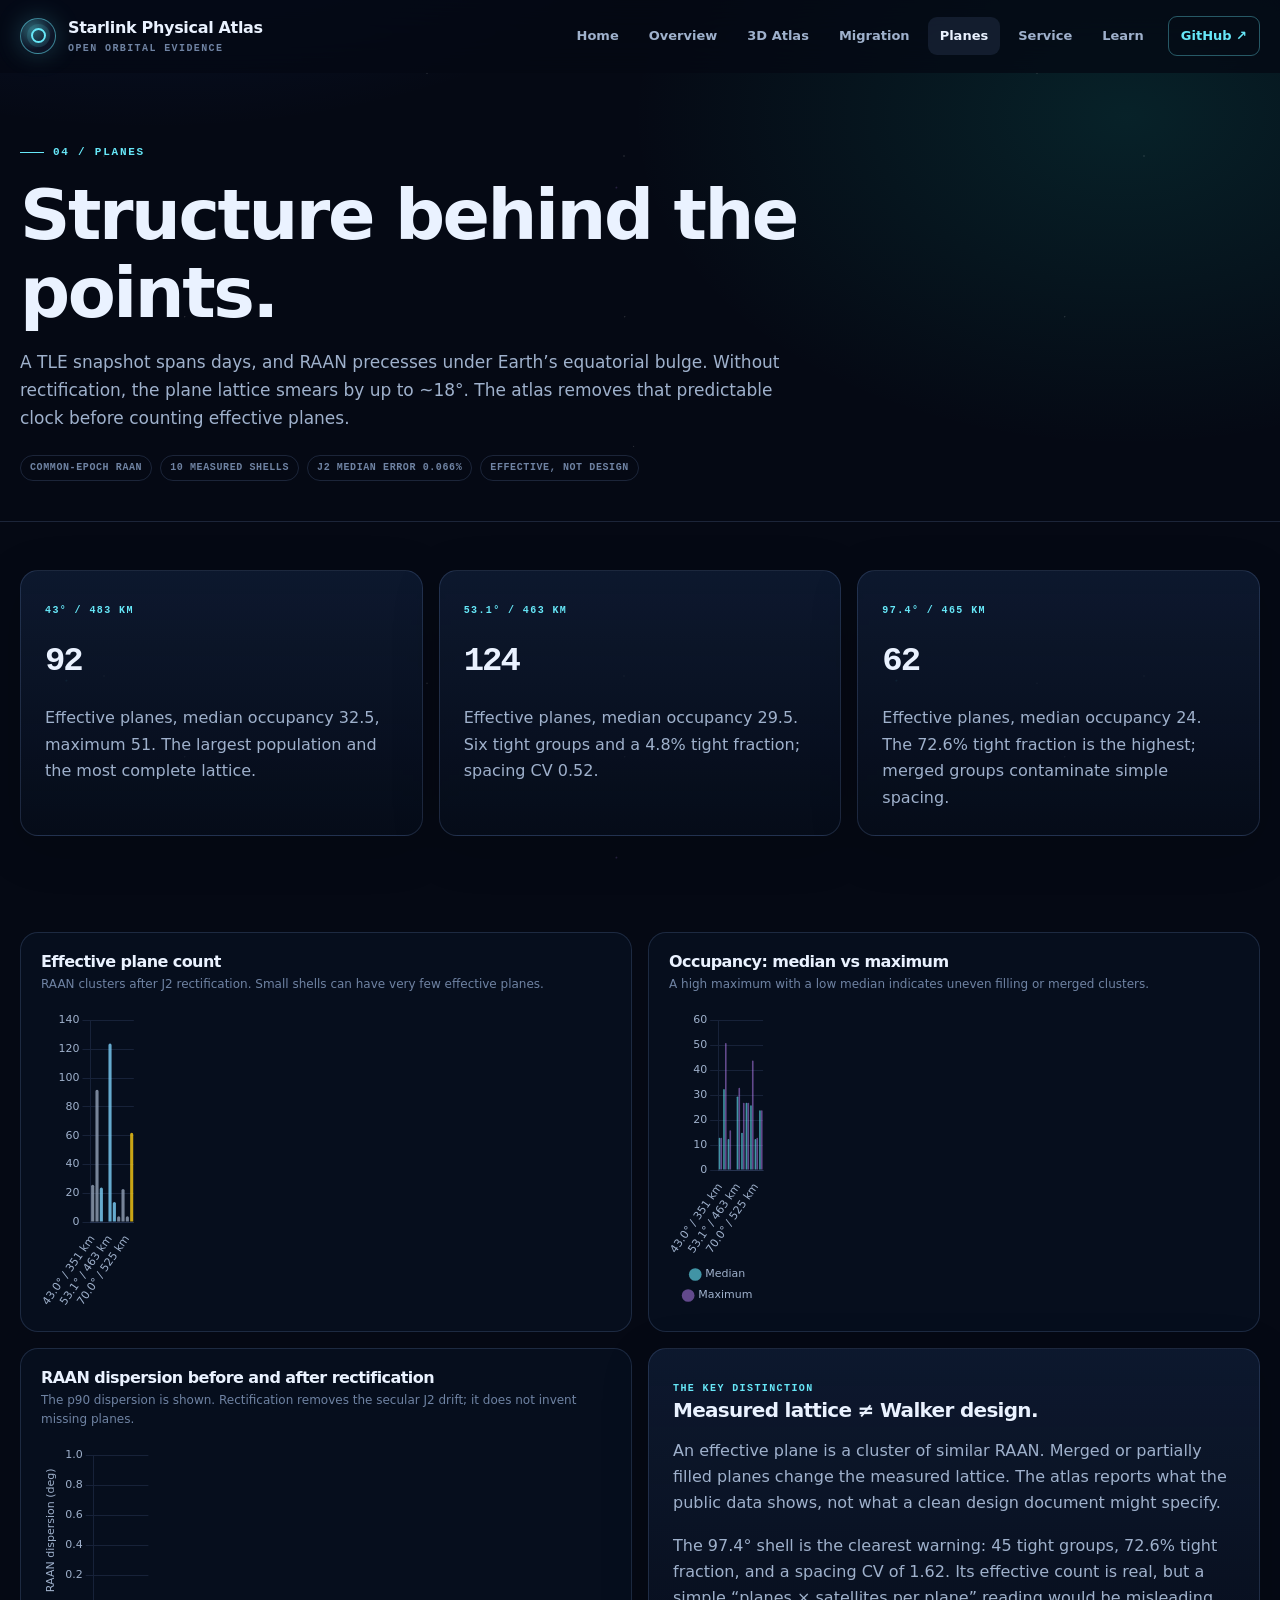
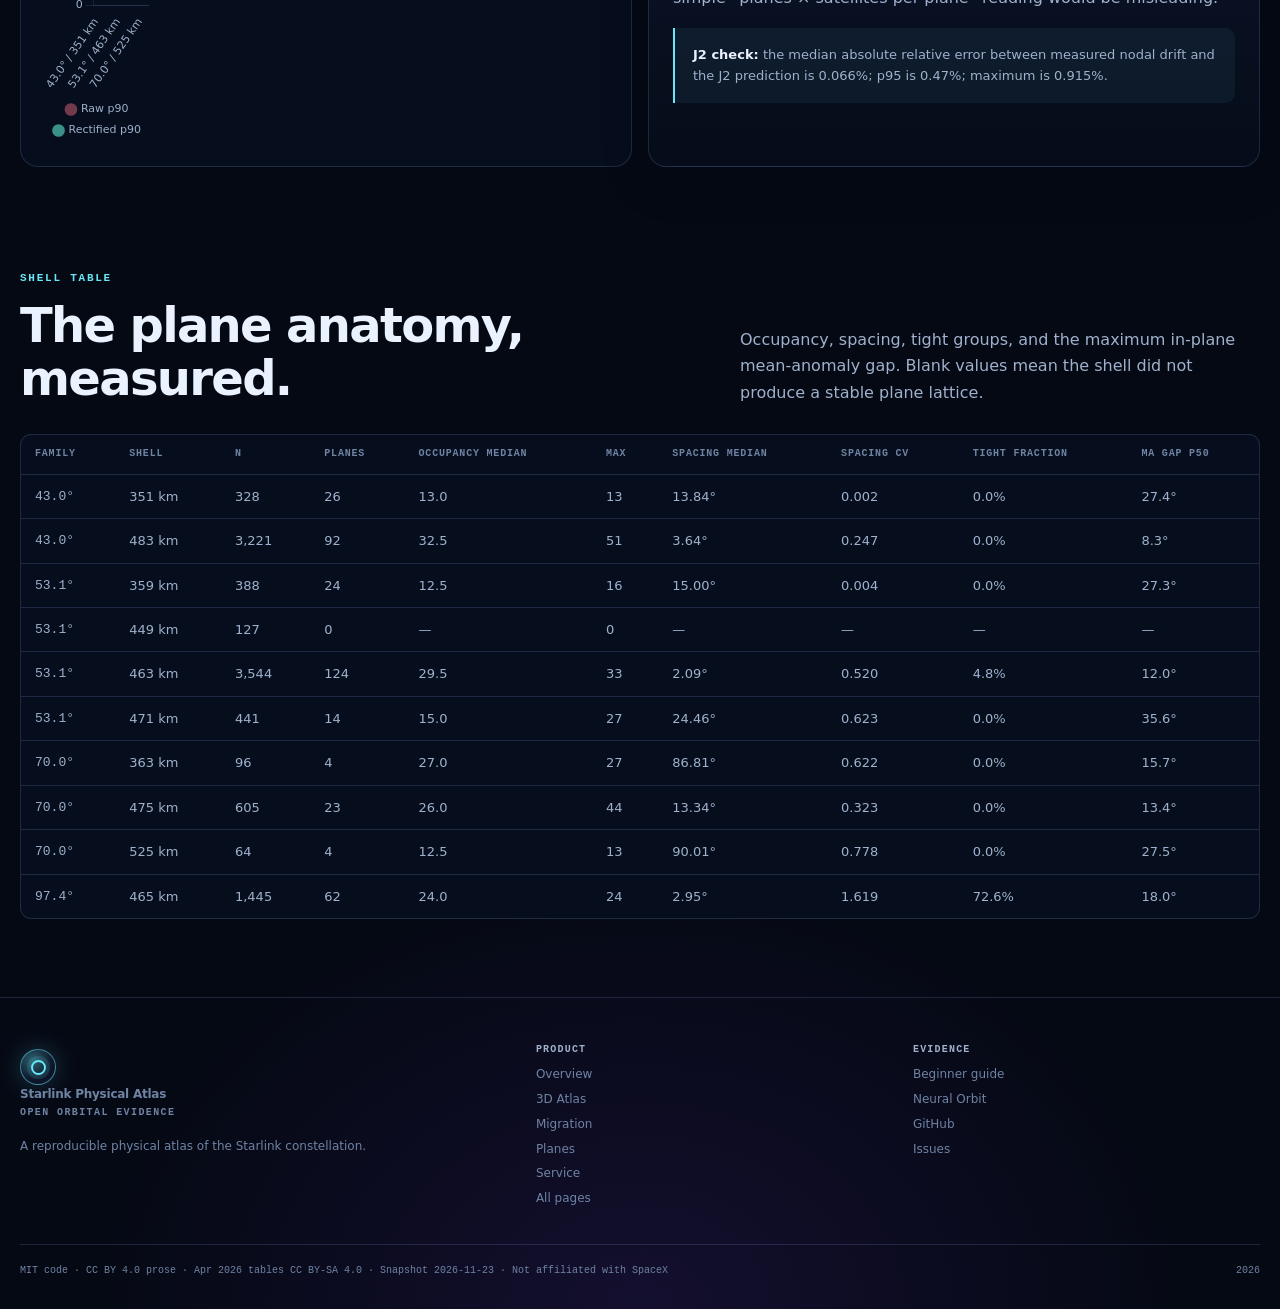
<file: docs/app/planes.html>
<!doctype html>
<html lang="en">
<head>
  <meta charset="utf-8">
  <meta name="viewport" content="width=device-width, initial-scale=1">
  <link rel="icon" href="../assets/favicon.svg" type="image/svg+xml">
  <title>Planes — Starlink Physical Atlas</title>
  <meta name="description" content="Effective Starlink plane anatomy after common-epoch J2 rectification, with occupancy, spacing, and the limits of public design inference.">
  <link rel="stylesheet" href="../assets/css/site.css">
</head>
<body>
  <a class="skip-link" href="#main">Skip to content</a>
  <header class="site-header">
    <div class="wrap header-inner">
      <a class="brand" href="../index.html"><span class="brand-mark" aria-hidden="true"></span><span>Starlink Physical Atlas<small>Open orbital evidence</small></span></a>
      <button class="nav-toggle" type="button" aria-label="Toggle navigation" aria-expanded="false"><span></span></button>
      <nav class="nav" aria-label="Primary">
        <a href="../index.html">Home</a>
        <a href="overview.html">Overview</a>
        <a href="atlas.html">3D Atlas</a>
        <a href="migration.html">Migration</a>
        <a href="planes.html" aria-current="page">Planes</a>
        <a href="service.html">Service</a>
        <a href="learn.html">Learn</a>
        <a class="nav-cta" href="https://github.com/M0-AR/starlink-physical-atlas">GitHub ↗</a>
      </nav>
    </div>
  </header>

  <main id="main">
    <section class="page-hero">
      <div class="wrap">
        <span class="eyebrow">04 / Planes</span>
        <h1>Structure behind the points.</h1>
        <p>A TLE snapshot spans days, and RAAN precesses under Earth’s equatorial bulge. Without rectification, the plane lattice smears by up to ~18°. The atlas removes that predictable clock before counting effective planes.</p>
        <div class="meta-row"><span class="tag">Common-epoch RAAN</span><span class="tag">10 measured shells</span><span class="tag">J2 median error 0.066%</span><span class="tag">Effective, not design</span></div>
      </div>
    </section>

    <section class="section tight">
      <div class="wrap">
        <div class="grid-3">
          <div class="card reveal"><span class="card-kicker">43° / 483 km</span><span class="metric">92</span><p>Effective planes, median occupancy 32.5, maximum 51. The largest population and the most complete lattice.</p></div>
          <div class="card reveal"><span class="card-kicker">53.1° / 463 km</span><span class="metric">124</span><p>Effective planes, median occupancy 29.5. Six tight groups and a 4.8% tight fraction; spacing CV 0.52.</p></div>
          <div class="card reveal"><span class="card-kicker">97.4° / 465 km</span><span class="metric">62</span><p>Effective planes, median occupancy 24. The 72.6% tight fraction is the highest; merged groups contaminate simple spacing.</p></div>
        </div>
      </div>
    </section>

    <section class="section tight">
      <div class="wrap">
        <div class="grid-2">
          <div class="chart-card reveal">
            <h3>Effective plane count</h3>
            <p class="chart-sub">RAAN clusters after J2 rectification. Small shells can have very few effective planes.</p>
            <div class="chart-wrap"><canvas id="chart-planes" aria-label="Bar chart of effective plane counts" role="img"></canvas></div>
          </div>
          <div class="chart-card reveal">
            <h3>Occupancy: median vs maximum</h3>
            <p class="chart-sub">A high maximum with a low median indicates uneven filling or merged clusters.</p>
            <div class="chart-wrap"><canvas id="chart-occupancy" aria-label="Bar chart of plane occupancy" role="img"></canvas></div>
          </div>
        </div>
        <div class="grid-2" style="margin-top:16px">
          <div class="chart-card reveal">
            <h3>RAAN dispersion before and after rectification</h3>
            <p class="chart-sub">The p90 dispersion is shown. Rectification removes the secular J2 drift; it does not invent missing planes.</p>
            <div class="chart-wrap"><canvas id="chart-raan" aria-label="Bar chart of RAAN dispersion" role="img"></canvas></div>
          </div>
          <div class="card reveal">
            <span class="card-kicker">The key distinction</span>
            <h3>Measured lattice ≠ Walker design.</h3>
            <p>An effective plane is a cluster of similar RAAN. Merged or partially filled planes change the measured lattice. The atlas reports what the public data shows, not what a clean design document might specify.</p>
            <p>The 97.4° shell is the clearest warning: 45 tight groups, 72.6% tight fraction, and a spacing CV of 1.62. Its effective count is real, but a simple “planes × satellites per plane” reading would be misleading.</p>
            <div class="note" style="margin-top:14px"><strong>J2 check:</strong> the median absolute relative error between measured nodal drift and the J2 prediction is 0.066%; p95 is 0.47%; maximum is 0.915%.</div>
          </div>
        </div>
      </div>
    </section>

    <section class="section tight">
      <div class="wrap">
        <div class="section-head">
          <div><span class="kicker">Shell table</span><h2>The plane anatomy, measured.</h2></div>
          <p>Occupancy, spacing, tight groups, and the maximum in-plane mean-anomaly gap. Blank values mean the shell did not produce a stable plane lattice.</p>
        </div>
        <div class="table-wrap">
          <table>
            <thead><tr><th>Family</th><th>Shell</th><th>n</th><th>Planes</th><th>Occupancy median</th><th>Max</th><th>Spacing median</th><th>Spacing CV</th><th>Tight fraction</th><th>MA gap p50</th></tr></thead>
            <tbody id="planes-body"><tr><td colspan="10" class="faint">Loading…</td></tr></tbody>
          </table>
        </div>
      </div>
    </section>
  </main>

  <footer class="footer">
    <div class="wrap">
      <div class="footer-grid">
        <div><a class="brand" href="../index.html"><span class="brand-mark" aria-hidden="true"></span><span>Starlink Physical Atlas<small>Open orbital evidence</small></span></a><p style="max-width:360px;margin-top:16px">A reproducible physical atlas of the Starlink constellation.</p></div>
        <div><h4>Product</h4><a href="overview.html">Overview</a><a href="atlas.html">3D Atlas</a><a href="migration.html">Migration</a><a href="planes.html">Planes</a><a href="service.html">Service</a><a href="all.html">All pages</a></div>
        <div><h4>Evidence</h4><a href="learn.html">Beginner guide</a><a href="game.html">Neural Orbit</a><a href="https://github.com/M0-AR/starlink-physical-atlas">GitHub</a><a href="https://github.com/M0-AR/starlink-physical-atlas/issues">Issues</a></div>
      </div>
      <div class="footer-bottom"><span>MIT code · CC BY 4.0 prose · Apr 2026 tables CC BY-SA 4.0 · Snapshot 2026-11-23 · Not affiliated with SpaceX</span><span><span data-year>2026</span></span></div>
    </div>
  </footer>

  <script src="../assets/vendor/chart.umd.min.js"></script>
  <script src="../assets/js/site.js"></script>
  <script>
    (async function () {
      const { fmt, fetchJSON } = window.Atlas;
      const atlas = await fetchJSON("../data/atlas.json");
      const colors = { "30.5": "#ff8a5c", "43.0": "#5eead4", "53.1": "#7dd3fc", "70.0": "#c084fc", "97.4": "#facc15" };
      const planes = atlas.planes.slice().sort((a, b) => a.alt_median_km - b.alt_median_km);
      const labels = planes.map((p) => `${fmt(p.family, 1)}° / ${fmt(p.shell_km, 0)} km`);

      new Chart(document.getElementById("chart-planes"), {
        type: "bar",
        data: { labels, datasets: [{ data: planes.map((p) => p.planes), backgroundColor: planes.map((p) => (colors[String(p.family)] || "#94a3b8") + "cc"), borderRadius: 4 }] },
        options: { responsive: true, maintainAspectRatio: false, plugins: { legend: { display: false } }, scales: { x: { grid: { display: false }, ticks: { maxRotation: 55, minRotation: 35 } }, y: { beginAtZero: true, ticks: { precision: 0 } } } }
      });

      new Chart(document.getElementById("chart-occupancy"), {
        type: "bar",
        data: { labels, datasets: [
          { label: "Median", data: planes.map((p) => p.occupancy_median), backgroundColor: "rgba(103,232,249,0.62)", borderRadius: 4 },
          { label: "Maximum", data: planes.map((p) => p.occupancy_max), backgroundColor: "rgba(192,132,252,0.5)", borderRadius: 4 }
        ] },
        options: { responsive: true, maintainAspectRatio: false, plugins: { legend: { position: "bottom" } }, scales: { x: { grid: { display: false }, ticks: { maxRotation: 55, minRotation: 35 } }, y: { beginAtZero: true } } }
      });

      new Chart(document.getElementById("chart-raan"), {
        type: "bar",
        data: { labels, datasets: [
          { label: "Raw p90", data: planes.map((p) => p.raw ? p.raw.p90_deg : null), backgroundColor: "rgba(251,113,133,0.45)", borderRadius: 4 },
          { label: "Rectified p90", data: planes.map((p) => p.rectified ? p.rectified.p90_deg : null), backgroundColor: "rgba(94,234,212,0.6)", borderRadius: 4 }
        ] },
        options: { responsive: true, maintainAspectRatio: false, plugins: { legend: { position: "bottom" } }, scales: { x: { grid: { display: false }, ticks: { maxRotation: 55, minRotation: 35 } }, y: { beginAtZero: true, title: { display: true, text: "RAAN dispersion (deg)" } } } }
      });

      document.getElementById("planes-body").innerHTML = planes.map((p) => `<tr><td class="mono">${fmt(p.family, 1)}°</td><td>${fmt(p.shell_km, 0)} km</td><td>${fmt(p.n)}</td><td>${p.planes || 0}</td><td>${p.occupancy_median === null ? "—" : fmt(p.occupancy_median, 1)}</td><td>${p.occupancy_max || 0}</td><td>${p.spacing_median_deg === null ? "—" : fmt(p.spacing_median_deg, 2) + "°"}</td><td>${p.spacing_cv === null ? "—" : fmt(p.spacing_cv, 3)}</td><td>${p.tight_fraction === null ? "—" : fmt(p.tight_fraction * 100, 1) + "%"}</td><td>${p.ma_gap_median_deg === null ? "—" : fmt(p.ma_gap_median_deg, 1) + "°"}</td></tr>`).join("");
    })();
  </script>
</body>
</html>
</file>
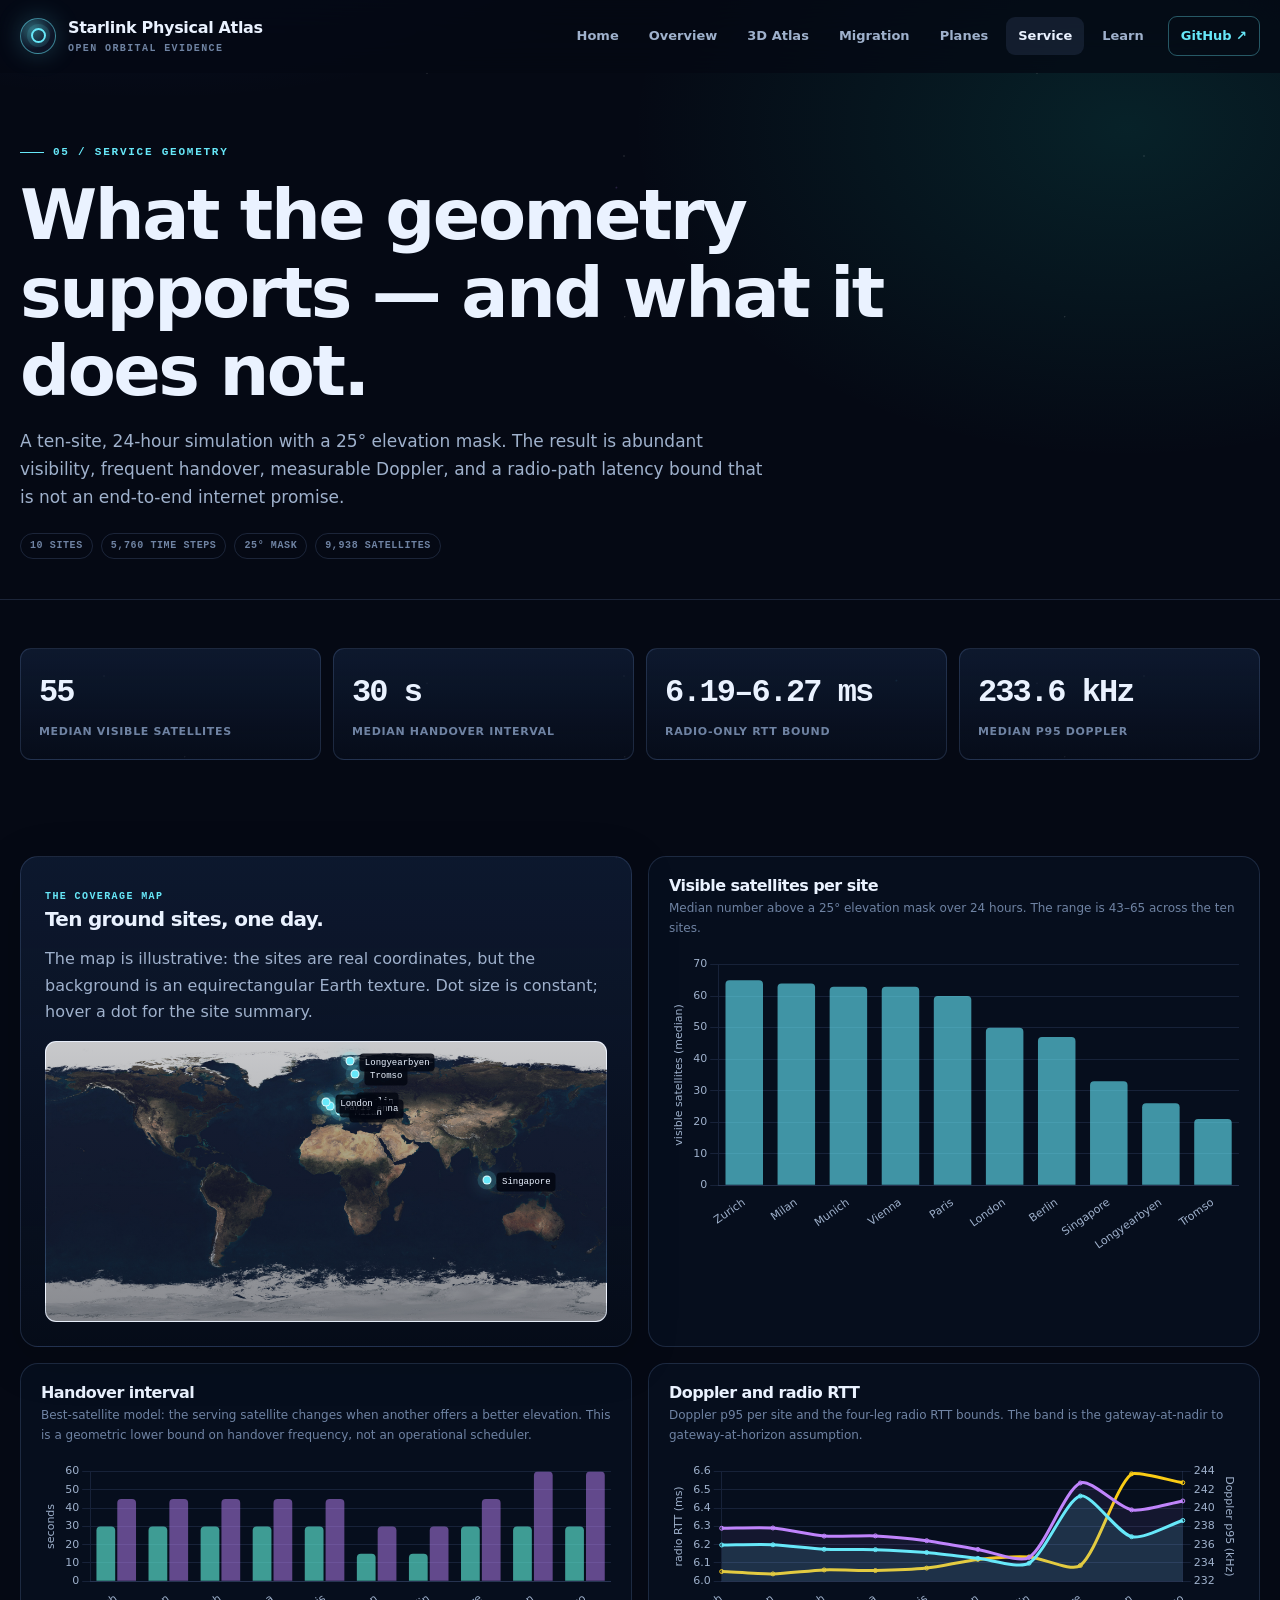
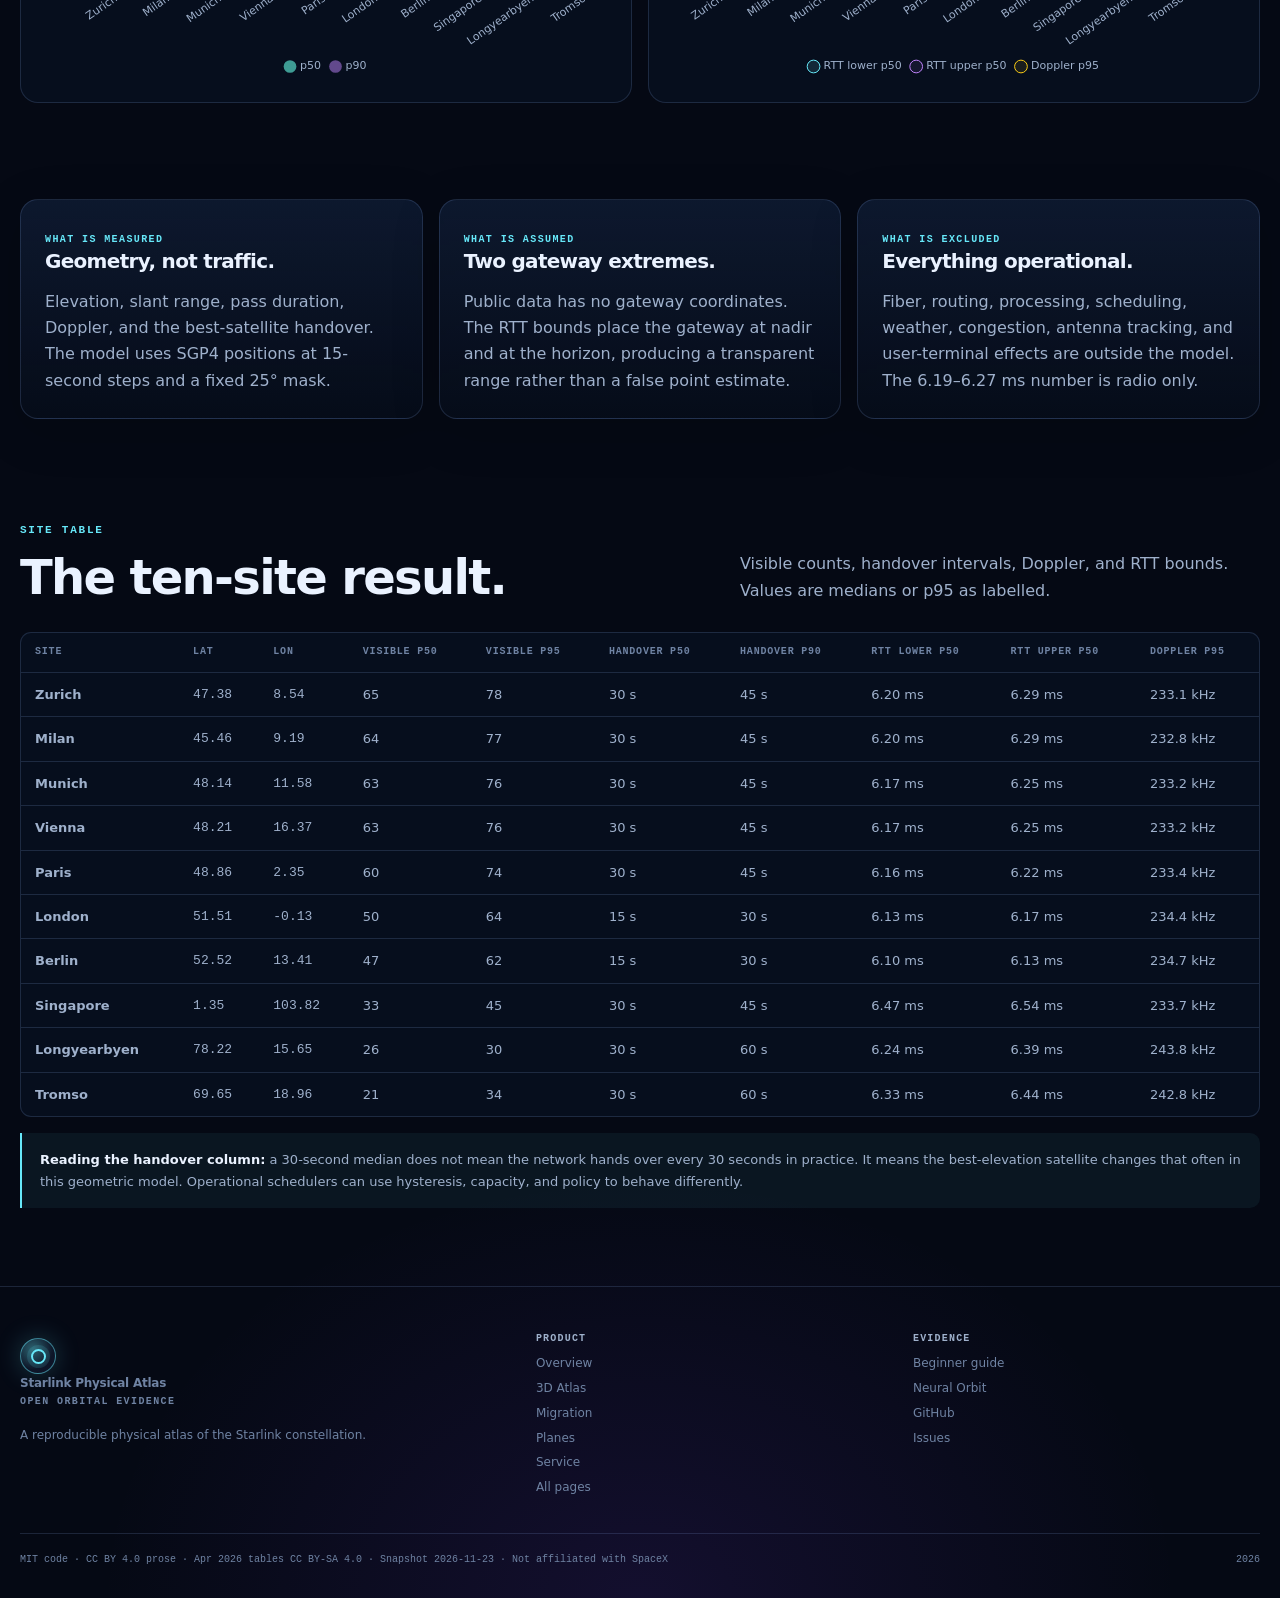
<file: docs/app/service.html>
<!doctype html>
<html lang="en">
<head>
  <meta charset="utf-8">
  <meta name="viewport" content="width=device-width, initial-scale=1">
  <link rel="icon" href="../assets/favicon.svg" type="image/svg+xml">
  <title>Service geometry — Starlink Physical Atlas</title>
  <meta name="description" content="Ten-site, 24-hour Starlink service geometry: coverage, handover, Doppler, and radio-path latency bounds with explicit assumptions.">
  <link rel="stylesheet" href="../assets/css/site.css">
</head>
<body>
  <a class="skip-link" href="#main">Skip to content</a>
  <header class="site-header">
    <div class="wrap header-inner">
      <a class="brand" href="../index.html"><span class="brand-mark" aria-hidden="true"></span><span>Starlink Physical Atlas<small>Open orbital evidence</small></span></a>
      <button class="nav-toggle" type="button" aria-label="Toggle navigation" aria-expanded="false"><span></span></button>
      <nav class="nav" aria-label="Primary">
        <a href="../index.html">Home</a>
        <a href="overview.html">Overview</a>
        <a href="atlas.html">3D Atlas</a>
        <a href="migration.html">Migration</a>
        <a href="planes.html">Planes</a>
        <a href="service.html" aria-current="page">Service</a>
        <a href="learn.html">Learn</a>
        <a class="nav-cta" href="https://github.com/M0-AR/starlink-physical-atlas">GitHub ↗</a>
      </nav>
    </div>
  </header>

  <main id="main">
    <section class="page-hero">
      <div class="wrap">
        <span class="eyebrow">05 / Service geometry</span>
        <h1>What the geometry supports — and what it does not.</h1>
        <p>A ten-site, 24-hour simulation with a 25° elevation mask. The result is abundant visibility, frequent handover, measurable Doppler, and a radio-path latency bound that is not an end-to-end internet promise.</p>
        <div class="meta-row"><span class="tag">10 sites</span><span class="tag">5,760 time steps</span><span class="tag">25° mask</span><span class="tag">9,938 satellites</span></div>
      </div>
    </section>

    <section class="section tight">
      <div class="wrap">
        <div class="stat-grid" style="margin-top:0">
          <div class="stat"><strong>55</strong><span>Median visible satellites</span></div>
          <div class="stat"><strong>30 s</strong><span>Median handover interval</span></div>
          <div class="stat"><strong>6.19–6.27 ms</strong><span>Radio-only RTT bound</span></div>
          <div class="stat"><strong>233.6 kHz</strong><span>Median p95 Doppler</span></div>
        </div>
      </div>
    </section>

    <section class="section tight">
      <div class="wrap">
        <div class="grid-2">
          <div class="card reveal">
            <span class="card-kicker">The coverage map</span>
            <h3>Ten ground sites, one day.</h3>
            <p>The map is illustrative: the sites are real coordinates, but the background is an equirectangular Earth texture. Dot size is constant; hover a dot for the site summary.</p>
            <div class="map" id="site-map" role="img" aria-label="World map with ten simulated ground sites"></div>
          </div>
          <div class="chart-card reveal">
            <h3>Visible satellites per site</h3>
            <p class="chart-sub">Median number above a 25° elevation mask over 24 hours. The range is 43–65 across the ten sites.</p>
            <div class="chart-wrap"><canvas id="chart-visible" aria-label="Bar chart of visible satellites per site" role="img"></canvas></div>
          </div>
        </div>
        <div class="grid-2" style="margin-top:16px">
          <div class="chart-card reveal">
            <h3>Handover interval</h3>
            <p class="chart-sub">Best-satellite model: the serving satellite changes when another offers a better elevation. This is a geometric lower bound on handover frequency, not an operational scheduler.</p>
            <div class="chart-wrap short"><canvas id="chart-handover" aria-label="Bar chart of handover intervals" role="img"></canvas></div>
          </div>
          <div class="chart-card reveal">
            <h3>Doppler and radio RTT</h3>
            <p class="chart-sub">Doppler p95 per site and the four-leg radio RTT bounds. The band is the gateway-at-nadir to gateway-at-horizon assumption.</p>
            <div class="chart-wrap short"><canvas id="chart-rtt" aria-label="Chart of radio latency bounds" role="img"></canvas></div>
          </div>
        </div>
      </div>
    </section>

    <section class="section tight">
      <div class="wrap">
        <div class="grid-3">
          <div class="card reveal"><span class="card-kicker">What is measured</span><h3>Geometry, not traffic.</h3><p>Elevation, slant range, pass duration, Doppler, and the best-satellite handover. The model uses SGP4 positions at 15-second steps and a fixed 25° mask.</p></div>
          <div class="card reveal"><span class="card-kicker">What is assumed</span><h3>Two gateway extremes.</h3><p>Public data has no gateway coordinates. The RTT bounds place the gateway at nadir and at the horizon, producing a transparent range rather than a false point estimate.</p></div>
          <div class="card reveal"><span class="card-kicker">What is excluded</span><h3>Everything operational.</h3><p>Fiber, routing, processing, scheduling, weather, congestion, antenna tracking, and user-terminal effects are outside the model. The 6.19–6.27 ms number is radio only.</p></div>
        </div>
      </div>
    </section>

    <section class="section tight">
      <div class="wrap">
        <div class="section-head">
          <div><span class="kicker">Site table</span><h2>The ten-site result.</h2></div>
          <p>Visible counts, handover intervals, Doppler, and RTT bounds. Values are medians or p95 as labelled.</p>
        </div>
        <div class="table-wrap">
          <table>
            <thead><tr><th>Site</th><th>Lat</th><th>Lon</th><th>Visible p50</th><th>Visible p95</th><th>Handover p50</th><th>Handover p90</th><th>RTT lower p50</th><th>RTT upper p50</th><th>Doppler p95</th></tr></thead>
            <tbody id="service-body"><tr><td colspan="10" class="faint">Loading…</td></tr></tbody>
          </table>
        </div>
        <div class="note" style="margin-top:16px"><strong>Reading the handover column:</strong> a 30-second median does not mean the network hands over every 30 seconds in practice. It means the best-elevation satellite changes that often in this geometric model. Operational schedulers can use hysteresis, capacity, and policy to behave differently.</div>
      </div>
    </section>
  </main>

  <footer class="footer">
    <div class="wrap">
      <div class="footer-grid">
        <div><a class="brand" href="../index.html"><span class="brand-mark" aria-hidden="true"></span><span>Starlink Physical Atlas<small>Open orbital evidence</small></span></a><p style="max-width:360px;margin-top:16px">A reproducible physical atlas of the Starlink constellation.</p></div>
        <div><h4>Product</h4><a href="overview.html">Overview</a><a href="atlas.html">3D Atlas</a><a href="migration.html">Migration</a><a href="planes.html">Planes</a><a href="service.html">Service</a><a href="all.html">All pages</a></div>
        <div><h4>Evidence</h4><a href="learn.html">Beginner guide</a><a href="game.html">Neural Orbit</a><a href="https://github.com/M0-AR/starlink-physical-atlas">GitHub</a><a href="https://github.com/M0-AR/starlink-physical-atlas/issues">Issues</a></div>
      </div>
      <div class="footer-bottom"><span>MIT code · CC BY 4.0 prose · Apr 2026 tables CC BY-SA 4.0 · Snapshot 2026-11-23 · Not affiliated with SpaceX</span><span><span data-year>2026</span></span></div>
    </div>
  </footer>

  <script src="../assets/vendor/chart.umd.min.js"></script>
  <script src="../assets/js/site.js"></script>
  <script>
    (async function () {
      const { fmt, fetchJSON } = window.Atlas;
      const atlas = await fetchJSON("../data/atlas.json");
      const sites = atlas.service.sites.slice().sort((a, b) => b.n_visible_p50 - a.n_visible_p50);
      const labels = sites.map((s) => s.site);

      const map = document.getElementById("site-map");
      atlas.service.sites.forEach((s) => {
        const dot = document.createElement("span");
        dot.className = "site-dot";
        dot.style.left = `${((s.lon_deg + 180) / 360) * 100}%`;
        dot.style.top = `${((90 - s.lat_deg) / 180) * 100}%`;
        dot.title = `${s.site}: ${fmt(s.n_visible_p50)} visible, ${fmt(s.handover_interval_p50_s)} s handover`;
        const label = document.createElement("span");
        label.textContent = s.site;
        dot.appendChild(label);
        map.appendChild(dot);
      });

      new Chart(document.getElementById("chart-visible"), {
        type: "bar",
        data: { labels, datasets: [{ data: sites.map((s) => s.n_visible_p50), backgroundColor: "rgba(103,232,249,0.62)", borderRadius: 4 }] },
        options: { responsive: true, maintainAspectRatio: false, plugins: { legend: { display: false } }, scales: { x: { grid: { display: false }, ticks: { maxRotation: 55, minRotation: 35 } }, y: { beginAtZero: true, title: { display: true, text: "visible satellites (median)" } } } }
      });

      new Chart(document.getElementById("chart-handover"), {
        type: "bar",
        data: { labels, datasets: [
          { label: "p50", data: sites.map((s) => s.handover_interval_p50_s), backgroundColor: "rgba(94,234,212,0.65)", borderRadius: 4 },
          { label: "p90", data: sites.map((s) => s.handover_interval_p90_s), backgroundColor: "rgba(192,132,252,0.5)", borderRadius: 4 }
        ] },
        options: { responsive: true, maintainAspectRatio: false, plugins: { legend: { position: "bottom" } }, scales: { x: { grid: { display: false }, ticks: { maxRotation: 55, minRotation: 35 } }, y: { beginAtZero: true, title: { display: true, text: "seconds" } } } }
      });

      new Chart(document.getElementById("chart-rtt"), {
        type: "line",
        data: { labels, datasets: [
          { label: "RTT lower p50", data: sites.map((s) => s.rtt_lower_p50_ms), borderColor: "#67e8f9", backgroundColor: "rgba(103,232,249,0.12)", fill: true, tension: 0.25, pointRadius: 2, yAxisID: "y" },
          { label: "RTT upper p50", data: sites.map((s) => s.rtt_upper_p50_ms), borderColor: "#c084fc", backgroundColor: "rgba(192,132,252,0.08)", fill: true, tension: 0.25, pointRadius: 2, yAxisID: "y" },
          { label: "Doppler p95", data: sites.map((s) => s.pass_max_doppler_p95_khz), borderColor: "#facc15", backgroundColor: "rgba(250,204,21,0.08)", fill: false, tension: 0.25, pointRadius: 2, yAxisID: "y1" }
        ] },
        options: { responsive: true, maintainAspectRatio: false, plugins: { legend: { position: "bottom" } }, scales: { x: { grid: { display: false }, ticks: { maxRotation: 55, minRotation: 35 } }, y: { beginAtZero: false, title: { display: true, text: "radio RTT (ms)" } }, y1: { beginAtZero: false, position: "right", title: { display: true, text: "Doppler p95 (kHz)" }, grid: { drawOnChartArea: false } } } }
      });

      document.getElementById("service-body").innerHTML = sites.map((s) => `<tr><td><strong>${s.site}</strong></td><td class="mono">${fmt(s.lat_deg, 2)}</td><td class="mono">${fmt(s.lon_deg, 2)}</td><td>${fmt(s.n_visible_p50)}</td><td>${fmt(s.n_visible_p95)}</td><td>${fmt(s.handover_interval_p50_s)} s</td><td>${fmt(s.handover_interval_p90_s)} s</td><td>${fmt(s.rtt_lower_p50_ms, 2)} ms</td><td>${fmt(s.rtt_upper_p50_ms, 2)} ms</td><td>${fmt(s.pass_max_doppler_p95_khz, 1)} kHz</td></tr>`).join("");
    })();
  </script>
</body>
</html>
</file>
<file: docs/assets/css/site.css>
:root {
  --bg: #050914;
  --bg-2: #081123;
  --panel: rgba(11, 21, 40, 0.78);
  --panel-solid: #0b1528;
  --line: rgba(148, 183, 255, 0.16);
  --line-strong: rgba(148, 183, 255, 0.28);
  --text: #eaf2ff;
  --muted: #9fb1cc;
  --faint: #6f83a3;
  --cyan: #67e8f9;
  --teal: #5eead4;
  --sky: #7dd3fc;
  --violet: #c084fc;
  --amber: #facc15;
  --orange: #ff8a5c;
  --danger: #fb7185;
  --good: #86efac;
  --radius: 18px;
  --radius-sm: 11px;
  --shadow: 0 24px 80px rgba(0, 0, 0, 0.45);
  --max: 1240px;
  --font: "Avenir Next", "Segoe UI", ui-sans-serif, system-ui, -apple-system, BlinkMacSystemFont, sans-serif;
  --mono: "SFMono-Regular", "Cascadia Code", "Roboto Mono", ui-monospace, monospace;
}

*,
*::before,
*::after {
  box-sizing: border-box;
}

[hidden] {
  display: none !important;
}

html {
  scroll-behavior: smooth;
  color-scheme: dark;
}

body {
  margin: 0;
  min-height: 100vh;
  color: var(--text);
  background:
    radial-gradient(1100px 700px at 12% -10%, rgba(37, 99, 235, 0.22), transparent 60%),
    radial-gradient(900px 600px at 88% 4%, rgba(20, 184, 166, 0.14), transparent 55%),
    radial-gradient(900px 700px at 50% 100%, rgba(124, 58, 237, 0.12), transparent 60%),
    var(--bg);
  font-family: var(--font);
  line-height: 1.65;
  -webkit-font-smoothing: antialiased;
}

body::before {
  content: "";
  position: fixed;
  inset: 0;
  pointer-events: none;
  opacity: 0.32;
  background-image:
    radial-gradient(1px 1px at 20% 30%, rgba(255, 255, 255, 0.8), transparent),
    radial-gradient(1px 1px at 70% 12%, rgba(255, 255, 255, 0.65), transparent),
    radial-gradient(1px 1px at 42% 72%, rgba(255, 255, 255, 0.7), transparent),
    radial-gradient(1px 1px at 88% 62%, rgba(255, 255, 255, 0.55), transparent),
    radial-gradient(1.5px 1.5px at 8% 82%, rgba(103, 232, 249, 0.8), transparent),
    radial-gradient(1.5px 1.5px at 92% 28%, rgba(192, 132, 252, 0.65), transparent);
  background-size: 520px 520px, 610px 610px, 440px 440px, 720px 720px, 830px 830px, 670px 670px;
  z-index: -1;
}

a {
  color: var(--cyan);
  text-decoration: none;
}

a:hover {
  color: #a5f3fc;
}

img,
canvas,
svg {
  max-width: 100%;
}

button,
input,
select {
  font: inherit;
}

button {
  color: inherit;
}

:focus-visible {
  outline: 2px solid var(--cyan);
  outline-offset: 3px;
}

.skip-link {
  position: absolute;
  left: 16px;
  top: -60px;
  z-index: 100;
  padding: 10px 16px;
  border-radius: 10px;
  background: var(--cyan);
  color: #041018;
  font-weight: 800;
}

.skip-link:focus {
  top: 16px;
}

.wrap {
  width: min(var(--max), calc(100% - 40px));
  margin-inline: auto;
}

.wrap.narrow {
  max-width: 900px;
}

.site-header {
  position: sticky;
  top: 0;
  z-index: 50;
  border-bottom: 1px solid transparent;
  background: rgba(5, 9, 20, 0.74);
  backdrop-filter: blur(18px);
  transition: border-color 160ms ease, background 160ms ease;
}

.site-header.is-scrolled {
  border-color: var(--line);
  background: rgba(5, 9, 20, 0.92);
}

.header-inner {
  display: flex;
  align-items: center;
  justify-content: space-between;
  gap: 24px;
  min-height: 72px;
}

.brand {
  display: inline-flex;
  align-items: center;
  gap: 12px;
  color: var(--text);
  font-weight: 800;
  letter-spacing: -0.02em;
  white-space: nowrap;
}

.brand:hover {
  color: var(--text);
}

.brand-mark {
  display: grid;
  place-items: center;
  width: 36px;
  height: 36px;
  border: 1px solid rgba(103, 232, 249, 0.5);
  border-radius: 50%;
  background: radial-gradient(circle at 35% 30%, rgba(103, 232, 249, 0.4), rgba(15, 23, 42, 0.9) 62%);
  box-shadow: 0 0 26px rgba(103, 232, 249, 0.22);
}

.brand-mark::before {
  content: "";
  width: 15px;
  height: 15px;
  border: 2px solid var(--cyan);
  border-radius: 50%;
  box-shadow: 0 0 0 4px rgba(103, 232, 249, 0.12);
}

.brand small {
  display: block;
  color: var(--faint);
  font-family: var(--mono);
  font-size: 10px;
  font-weight: 600;
  letter-spacing: 0.14em;
  text-transform: uppercase;
}

.nav {
  display: flex;
  align-items: center;
  gap: 6px;
}

.nav a {
  padding: 8px 12px;
  border-radius: 9px;
  color: var(--muted);
  font-size: 13px;
  font-weight: 650;
}

.nav a:hover,
.nav a[aria-current="page"] {
  color: var(--text);
  background: rgba(148, 183, 255, 0.1);
}

.nav .nav-cta {
  margin-left: 6px;
  border: 1px solid rgba(103, 232, 249, 0.35);
  color: var(--cyan);
}

.nav-toggle {
  display: none;
  width: 42px;
  height: 42px;
  border: 1px solid var(--line);
  border-radius: 10px;
  background: rgba(15, 23, 42, 0.8);
  cursor: pointer;
}

.nav-toggle span,
.nav-toggle span::before,
.nav-toggle span::after {
  display: block;
  width: 18px;
  height: 2px;
  margin: auto;
  background: var(--text);
  content: "";
  position: relative;
}

.nav-toggle span::before {
  top: -6px;
}

.nav-toggle span::after {
  top: 4px;
}

.hero {
  position: relative;
  padding: clamp(72px, 10vw, 140px) 0 72px;
  overflow: hidden;
}

.hero::after {
  content: "";
  position: absolute;
  right: -120px;
  top: 40px;
  width: 520px;
  height: 520px;
  border: 1px solid rgba(103, 232, 249, 0.14);
  border-radius: 50%;
  box-shadow: 0 0 0 48px rgba(103, 232, 249, 0.025), 0 0 0 96px rgba(192, 132, 252, 0.02);
  pointer-events: none;
}

.eyebrow,
.kicker {
  display: inline-flex;
  align-items: center;
  gap: 9px;
  color: var(--cyan);
  font-family: var(--mono);
  font-size: 11px;
  font-weight: 700;
  letter-spacing: 0.16em;
  text-transform: uppercase;
}

.eyebrow::before {
  content: "";
  width: 24px;
  height: 1px;
  background: currentColor;
}

h1,
h2,
h3,
h4 {
  margin: 0;
  line-height: 1.12;
  letter-spacing: -0.035em;
}

.display {
  max-width: 1000px;
  margin: 22px 0 24px;
  font-size: clamp(44px, 7vw, 92px);
  font-weight: 820;
}

.display .grad {
  background: linear-gradient(105deg, #f8fbff 10%, var(--cyan) 52%, var(--violet) 100%);
  -webkit-background-clip: text;
  background-clip: text;
  color: transparent;
}

.lede {
  max-width: 760px;
  color: var(--muted);
  font-size: clamp(17px, 2vw, 21px);
  line-height: 1.65;
}

.actions {
  display: flex;
  flex-wrap: wrap;
  gap: 12px;
  margin-top: 32px;
}

.button {
  display: inline-flex;
  align-items: center;
  justify-content: center;
  gap: 9px;
  min-height: 46px;
  padding: 12px 19px;
  border: 1px solid var(--line-strong);
  border-radius: 11px;
  background: rgba(15, 23, 42, 0.68);
  color: var(--text);
  font-size: 14px;
  font-weight: 750;
  cursor: pointer;
  transition: transform 140ms ease, border-color 140ms ease, background 140ms ease;
}

.button:hover {
  transform: translateY(-1px);
  border-color: rgba(103, 232, 249, 0.48);
  background: rgba(20, 34, 61, 0.9);
  color: var(--text);
}

.button.primary {
  border-color: transparent;
  background: linear-gradient(110deg, var(--cyan), #8be9c6);
  color: #031018;
  box-shadow: 0 12px 36px rgba(103, 232, 249, 0.18);
}

.button.primary:hover {
  background: linear-gradient(110deg, #a5f3fc, #a7f3d0);
}

.button.ghost {
  background: transparent;
}

.button.small {
  min-height: 36px;
  padding: 7px 12px;
  font-size: 12px;
}

.button[disabled] {
  cursor: not-allowed;
  opacity: 0.5;
  transform: none;
}

.stat-grid {
  display: grid;
  grid-template-columns: repeat(4, minmax(0, 1fr));
  gap: 12px;
  margin-top: 54px;
}

.stat {
  padding: 18px;
  border: 1px solid var(--line);
  border-radius: var(--radius-sm);
  background: linear-gradient(180deg, rgba(17, 31, 56, 0.72), rgba(8, 16, 32, 0.5));
}

.stat strong {
  display: block;
  font-family: var(--mono);
  font-size: clamp(22px, 3vw, 32px);
  font-weight: 700;
  letter-spacing: -0.06em;
}

.stat span {
  display: block;
  margin-top: 3px;
  color: var(--faint);
  font-size: 11px;
  font-weight: 650;
  letter-spacing: 0.06em;
  text-transform: uppercase;
}

.section {
  padding: 76px 0;
}

.section.tight {
  padding: 48px 0;
}

.section-head {
  display: flex;
  align-items: end;
  justify-content: space-between;
  gap: 30px;
  margin-bottom: 28px;
}

.section-head h2 {
  margin-top: 9px;
  font-size: clamp(30px, 4vw, 48px);
  font-weight: 800;
}

.section-head p {
  max-width: 520px;
  margin: 0;
  color: var(--muted);
}

.grid-2,
.grid-3,
.grid-4 {
  display: grid;
  gap: 16px;
}

.grid-2 {
  grid-template-columns: repeat(2, minmax(0, 1fr));
}

.grid-3 {
  grid-template-columns: repeat(3, minmax(0, 1fr));
}

.grid-4 {
  grid-template-columns: repeat(4, minmax(0, 1fr));
}

.card {
  position: relative;
  padding: 24px;
  border: 1px solid var(--line);
  border-radius: var(--radius);
  background: linear-gradient(180deg, rgba(15, 28, 52, 0.82), rgba(7, 14, 28, 0.62));
  box-shadow: 0 12px 50px rgba(0, 0, 0, 0.16);
}

.card.pad-lg {
  padding: clamp(24px, 4vw, 42px);
}

.card h3 {
  font-size: 20px;
  font-weight: 760;
}

.card p {
  color: var(--muted);
}

.card p:last-child {
  margin-bottom: 0;
}

.card-kicker {
  margin-bottom: 12px;
  color: var(--cyan);
  font-family: var(--mono);
  font-size: 10px;
  font-weight: 700;
  letter-spacing: 0.14em;
  text-transform: uppercase;
}

.card .metric {
  display: block;
  margin: 12px 0 4px;
  font-family: var(--mono);
  font-size: 34px;
  font-weight: 700;
  letter-spacing: -0.06em;
}

.card .metric-note {
  color: var(--faint);
  font-size: 12px;
}

.card-link {
  display: block;
  color: var(--text);
  transition: transform 160ms ease, border-color 160ms ease;
}

.card-link:hover {
  color: var(--text);
  transform: translateY(-3px);
  border-color: rgba(103, 232, 249, 0.35);
}

.card-link .arrow {
  color: var(--cyan);
  font-family: var(--mono);
}

.tag {
  display: inline-flex;
  align-items: center;
  gap: 6px;
  padding: 4px 9px;
  border: 1px solid var(--line);
  border-radius: 999px;
  color: var(--muted);
  font-family: var(--mono);
  font-size: 10px;
  font-weight: 650;
  letter-spacing: 0.06em;
  text-transform: uppercase;
}

.status {
  display: inline-flex;
  align-items: center;
  gap: 6px;
  padding: 3px 8px;
  border-radius: 999px;
  font-family: var(--mono);
  font-size: 10px;
  font-weight: 700;
  letter-spacing: 0.04em;
  text-transform: uppercase;
}

.status::before {
  content: "";
  width: 6px;
  height: 6px;
  border-radius: 50%;
  background: currentColor;
}

.status.verified {
  color: var(--good);
  background: rgba(134, 239, 172, 0.1);
}

.status.consistent {
  color: var(--sky);
  background: rgba(125, 211, 252, 0.1);
}

.status.partially_verified {
  color: var(--amber);
  background: rgba(250, 204, 21, 0.1);
}

.status.external_only {
  color: var(--violet);
  background: rgba(192, 132, 252, 0.1);
}

.chart-card {
  padding: 20px;
  border: 1px solid var(--line);
  border-radius: var(--radius);
  background: rgba(8, 17, 34, 0.72);
}

.chart-card h3 {
  font-size: 16px;
}

.chart-card .chart-sub {
  margin: 4px 0 16px;
  color: var(--faint);
  font-size: 12px;
}

.chart-wrap {
  position: relative;
  height: 300px;
}

.chart-wrap.tall {
  height: 380px;
}

.chart-wrap.short {
  height: 220px;
}

.note {
  padding: 16px 18px;
  border-left: 2px solid var(--cyan);
  border-radius: 0 10px 10px 0;
  background: rgba(103, 232, 249, 0.06);
  color: var(--muted);
  font-size: 13px;
}

.note strong {
  color: var(--text);
}

.callout {
  padding: 22px;
  border: 1px solid rgba(250, 204, 21, 0.22);
  border-radius: var(--radius-sm);
  background: rgba(250, 204, 21, 0.055);
  color: #fde68a;
  font-size: 13px;
}

.table-wrap {
  overflow: auto;
  border: 1px solid var(--line);
  border-radius: var(--radius-sm);
  background: rgba(8, 17, 34, 0.72);
}

table {
  width: 100%;
  border-collapse: collapse;
  font-size: 13px;
  white-space: nowrap;
}

th,
td {
  padding: 11px 14px;
  border-bottom: 1px solid var(--line);
  text-align: left;
}

th {
  color: var(--faint);
  font-family: var(--mono);
  font-size: 10px;
  letter-spacing: 0.08em;
  text-transform: uppercase;
}

td {
  color: var(--muted);
}

tbody tr:hover {
  background: rgba(148, 183, 255, 0.04);
}

tbody tr:last-child td {
  border-bottom: 0;
}

.mono {
  font-family: var(--mono);
}

.muted {
  color: var(--muted);
}

.faint {
  color: var(--faint);
}

.small {
  font-size: 12px;
}

.page-hero {
  padding: 62px 0 40px;
  border-bottom: 1px solid var(--line);
}

.page-hero h1 {
  max-width: 900px;
  margin: 14px 0 16px;
  font-size: clamp(38px, 6vw, 70px);
  font-weight: 820;
}

.page-hero p {
  max-width: 760px;
  margin: 0;
  color: var(--muted);
  font-size: 17px;
}

.page-hero .actions {
  margin-top: 24px;
}

.meta-row {
  display: flex;
  flex-wrap: wrap;
  gap: 8px;
  margin-top: 22px;
}

.meta-row .tag {
  color: var(--faint);
}

.product-grid {
  display: grid;
  grid-template-columns: repeat(3, minmax(0, 1fr));
  gap: 16px;
}

.product-card {
  display: flex;
  min-height: 230px;
  flex-direction: column;
  justify-content: space-between;
}

.product-card .index {
  color: var(--faint);
  font-family: var(--mono);
  font-size: 10px;
  letter-spacing: 0.14em;
}

.product-card h3 {
  margin-top: 18px;
  font-size: 24px;
}

.product-card p {
  margin: 10px 0 24px;
  font-size: 14px;
}

.preview-shell {
  border: 1px solid var(--line);
  border-radius: 22px;
  background: rgba(7, 14, 28, 0.86);
  box-shadow: var(--shadow);
  overflow: hidden;
}

.preview-toolbar {
  display: flex;
  align-items: center;
  justify-content: space-between;
  gap: 16px;
  padding: 13px 16px;
  border-bottom: 1px solid var(--line);
  background: rgba(12, 23, 43, 0.86);
}

.dots {
  display: flex;
  gap: 6px;
}

.dots i {
  width: 8px;
  height: 8px;
  border-radius: 50%;
  background: var(--line-strong);
}

.dots i:first-child {
  background: rgba(251, 113, 133, 0.7);
}

.dots i:nth-child(2) {
  background: rgba(250, 204, 21, 0.65);
}

.dots i:nth-child(3) {
  background: rgba(134, 239, 172, 0.65);
}

.fake-url {
  flex: 1;
  overflow: hidden;
  padding: 6px 12px;
  border: 1px solid var(--line);
  border-radius: 8px;
  color: var(--faint);
  background: rgba(5, 9, 20, 0.8);
  font-family: var(--mono);
  font-size: 10px;
  text-overflow: ellipsis;
  white-space: nowrap;
}

.preview-toolbar .button {
  flex: 0 0 auto;
}

.preview-tabs {
  display: flex;
  gap: 4px;
  overflow-x: auto;
  padding: 9px 12px;
  border-bottom: 1px solid var(--line);
  scrollbar-width: thin;
}

.preview-tabs [role="tab"] {
  flex: 0 0 auto;
  padding: 8px 12px;
  border: 1px solid transparent;
  border-radius: 8px;
  background: transparent;
  color: var(--muted);
  font-size: 12px;
  font-weight: 700;
  cursor: pointer;
}

.preview-tabs [role="tab"]:hover {
  color: var(--text);
  background: rgba(148, 183, 255, 0.07);
}

.preview-tabs [role="tab"][aria-selected="true"] {
  border-color: rgba(103, 232, 249, 0.3);
  background: rgba(103, 232, 249, 0.09);
  color: var(--cyan);
}

.preview-stage {
  position: relative;
  min-height: 640px;
  background: #050914;
}

.preview-panel {
  position: absolute;
  inset: 0;
}

.preview-panel[hidden] {
  display: none;
}

.preview-frame {
  position: relative;
  width: 100%;
  height: 640px;
  background: #050914;
}

.preview-frame .poster {
  position: absolute;
  inset: 0;
  width: 100%;
  height: 100%;
  object-fit: cover;
  opacity: 0.78;
}

.preview-frame .fallback {
  position: absolute;
  inset: 0;
  display: flex;
  align-items: center;
  justify-content: center;
  flex-direction: column;
  gap: 10px;
  padding: 24px;
  text-align: center;
  background: linear-gradient(180deg, rgba(5, 9, 20, 0.08), rgba(5, 9, 20, 0.74));
}

.preview-frame .fallback strong {
  font-size: 22px;
}

.preview-frame iframe {
  position: absolute;
  pointer-events: none;
  inset: 0;
  width: 100%;
  height: 100%;
  border: 0;
  background: var(--bg);
  opacity: 0;
  transition: opacity 220ms ease;
}

.preview-frame.is-loaded iframe {
  opacity: 1;
  pointer-events: auto;
}

.preview-frame.is-loaded .poster,
.preview-frame.is-loaded .fallback {
  opacity: 0;
  pointer-events: none;
}

.preview-caption {
  display: flex;
  flex-wrap: wrap;
  align-items: center;
  justify-content: space-between;
  gap: 12px;
  padding: 14px 18px;
  border-top: 1px solid var(--line);
  color: var(--muted);
  font-size: 12px;
}

.preview-caption strong {
  color: var(--text);
}

.preview-tip {
  opacity: 0.72;
}

.atlas-page {
  overflow: hidden;
}

.atlas-shell {
  position: relative;
  height: calc(100vh - 72px);
  min-height: 640px;
  border-top: 1px solid var(--line);
  background: #030711;
}

#atlas-canvas {
  position: absolute;
  inset: 0;
}

#atlas-canvas canvas {
  display: block;
}

.atlas-panel {
  position: absolute;
  top: 18px;
  left: 18px;
  z-index: 4;
  width: min(330px, calc(100% - 36px));
  max-height: calc(100% - 36px);
  overflow: auto;
  padding: 18px;
  border: 1px solid var(--line-strong);
  border-radius: 16px;
  background: rgba(5, 12, 26, 0.86);
  backdrop-filter: blur(16px);
  box-shadow: var(--shadow);
}

.atlas-panel h1 {
  margin: 6px 0 8px;
  font-size: 24px;
  letter-spacing: -0.03em;
}

.atlas-panel .lede {
  font-size: 12px;
  line-height: 1.55;
}

.atlas-controls {
  display: grid;
  gap: 14px;
  margin-top: 18px;
}

.control-group {
  padding-top: 13px;
  border-top: 1px solid var(--line);
}

.control-group > label,
.control-label {
  display: flex;
  align-items: center;
  justify-content: space-between;
  gap: 10px;
  color: var(--faint);
  font-family: var(--mono);
  font-size: 10px;
  font-weight: 700;
  letter-spacing: 0.08em;
  text-transform: uppercase;
}

.control-group output {
  color: var(--cyan);
  font-family: var(--mono);
  font-size: 11px;
}

.family-toggles {
  display: grid;
  gap: 7px;
  margin-top: 10px;
}

.family-toggle {
  display: flex;
  align-items: center;
  gap: 8px;
  color: var(--muted);
  font-size: 12px;
  cursor: pointer;
}

.family-toggle input {
  accent-color: var(--cyan);
}

.swatch {
  width: 9px;
  height: 9px;
  border-radius: 50%;
  background: var(--c);
  box-shadow: 0 0 12px var(--c);
}

input[type="range"] {
  width: 100%;
  margin: 8px 0 0;
  accent-color: var(--cyan);
}

.atlas-actions {
  display: flex;
  flex-wrap: wrap;
  gap: 7px;
  margin-top: 14px;
}

.atlas-actions .button {
  flex: 1 1 auto;
}

.atlas-legend {
  position: absolute;
  right: 18px;
  bottom: 18px;
  z-index: 4;
  max-width: 300px;
  padding: 13px 15px;
  border: 1px solid var(--line);
  border-radius: 13px;
  background: rgba(5, 12, 26, 0.82);
  backdrop-filter: blur(12px);
  color: var(--muted);
  font-size: 11px;
}

.atlas-legend .row {
  display: flex;
  align-items: center;
  gap: 7px;
  margin-top: 5px;
}

.atlas-readout {
  position: absolute;
  top: 18px;
  right: 18px;
  z-index: 4;
  width: 250px;
  padding: 14px 16px;
  border: 1px solid var(--line);
  border-radius: 13px;
  background: rgba(5, 12, 26, 0.82);
  backdrop-filter: blur(12px);
}

.atlas-readout .big {
  font-family: var(--mono);
  font-size: 26px;
  font-weight: 700;
}

.atlas-readout .sub {
  color: var(--faint);
  font-size: 11px;
}

.atlas-tooltip {
  position: absolute;
  z-index: 6;
  display: none;
  pointer-events: none;
  padding: 7px 9px;
  border: 1px solid var(--line-strong);
  border-radius: 7px;
  background: rgba(3, 7, 17, 0.94);
  color: var(--text);
  font-family: var(--mono);
  font-size: 10px;
  white-space: nowrap;
}

.atlas-selected {
  position: absolute;
  left: 18px;
  bottom: 18px;
  z-index: 4;
  width: min(330px, calc(100% - 36px));
  padding: 13px 15px;
  border: 1px solid var(--line);
  border-radius: 13px;
  background: rgba(5, 12, 26, 0.82);
  backdrop-filter: blur(12px);
  color: var(--muted);
  font-size: 11px;
}

.atlas-selected strong {
  color: var(--text);
  font-family: var(--mono);
}

.atlas-selected .grid {
  display: grid;
  grid-template-columns: 1fr 1fr;
  gap: 3px 12px;
  margin-top: 7px;
}

.atlas-fallback {
  position: absolute;
  inset: 0;
  display: grid;
  place-items: center;
  padding: 24px;
  text-align: center;
  color: var(--muted);
}

.game-shell {
  display: grid;
  grid-template-columns: minmax(0, 1.45fr) minmax(330px, 0.55fr);
  min-height: calc(100vh - 72px);
  border-top: 1px solid var(--line);
  background: #030711;
}

.game-stage {
  position: relative;
  min-height: 620px;
  overflow: hidden;
}

#game-canvas {
  position: absolute;
  inset: 0;
}

.game-stage::after {
  content: "";
  position: absolute;
  inset: 0;
  pointer-events: none;
  background: radial-gradient(circle at 50% 45%, transparent 30%, rgba(3, 7, 17, 0.55) 100%);
}

.game-hud {
  position: absolute;
  top: 18px;
  left: 18px;
  z-index: 3;
  display: flex;
  flex-wrap: wrap;
  gap: 8px;
}

.game-hud .tag {
  background: rgba(5, 12, 26, 0.72);
  backdrop-filter: blur(10px);
}

.game-card {
  position: relative;
  z-index: 2;
  display: flex;
  flex-direction: column;
  justify-content: center;
  padding: clamp(24px, 4vw, 44px);
  border-left: 1px solid var(--line);
  background: linear-gradient(180deg, rgba(10, 20, 38, 0.94), rgba(5, 10, 22, 0.98));
}

.game-card h1 {
  margin: 8px 0 12px;
  font-size: clamp(30px, 4vw, 44px);
}

.game-card .lede {
  font-size: 14px;
}

.game-panel {
  margin-top: 24px;
}

.game-panel[hidden] {
  display: none;
}

.question-prompt {
  margin: 10px 0 16px;
  font-size: 20px;
  font-weight: 750;
  line-height: 1.35;
}

.answers {
  display: grid;
  gap: 9px;
}

.answer {
  width: 100%;
  padding: 12px 14px;
  border: 1px solid var(--line);
  border-radius: 10px;
  background: rgba(15, 28, 52, 0.62);
  color: var(--text);
  text-align: left;
  cursor: pointer;
  transition: border-color 130ms ease, background 130ms ease, transform 130ms ease;
}

.answer:hover:not([disabled]) {
  border-color: rgba(103, 232, 249, 0.4);
  background: rgba(20, 38, 69, 0.8);
  transform: translateX(2px);
}

.answer.correct {
  border-color: rgba(134, 239, 172, 0.55);
  background: rgba(134, 239, 172, 0.1);
}

.answer.wrong {
  border-color: rgba(251, 113, 133, 0.55);
  background: rgba(251, 113, 133, 0.1);
}

.answer[disabled] {
  cursor: default;
}

.explain {
  margin-top: 14px;
  padding: 13px 14px;
  border-left: 2px solid var(--cyan);
  border-radius: 0 9px 9px 0;
  background: rgba(103, 232, 249, 0.06);
  color: var(--muted);
  font-size: 12px;
}

.progress {
  height: 5px;
  overflow: hidden;
  border-radius: 999px;
  background: rgba(148, 183, 255, 0.14);
}

.progress > i {
  display: block;
  width: 0;
  height: 100%;
  border-radius: inherit;
  background: linear-gradient(90deg, var(--cyan), var(--teal));
  transition: width 300ms ease;
}

.game-footer {
  display: flex;
  flex-wrap: wrap;
  align-items: center;
  justify-content: space-between;
  gap: 10px;
  margin-top: 18px;
  color: var(--faint);
  font-family: var(--mono);
  font-size: 10px;
}

.concept-grid {
  display: grid;
  grid-template-columns: repeat(2, minmax(0, 1fr));
  gap: 12px;
}

.concept {
  padding: 18px;
  border: 1px solid var(--line);
  border-radius: var(--radius-sm);
  background: rgba(9, 19, 38, 0.68);
}

.concept h3 {
  font-size: 17px;
}

.concept .short {
  color: var(--cyan);
  font-family: var(--mono);
  font-size: 10px;
  letter-spacing: 0.08em;
  text-transform: uppercase;
}

.concept p {
  margin: 9px 0;
  color: var(--muted);
  font-size: 13px;
}

.concept .why {
  color: var(--faint);
  font-size: 12px;
}

.concept .links {
  display: flex;
  flex-wrap: wrap;
  gap: 5px;
  margin-top: 12px;
}

.concept .links a {
  padding: 3px 7px;
  border: 1px solid var(--line);
  border-radius: 999px;
  color: var(--faint);
  font-family: var(--mono);
  font-size: 9px;
}

.level-head {
  display: flex;
  flex-wrap: wrap;
  align-items: end;
  justify-content: space-between;
  gap: 12px;
  margin: 38px 0 14px;
}

.level-head h2 {
  font-size: 27px;
}

.level-head p {
  margin: 3px 0 0;
  color: var(--muted);
  font-size: 13px;
}

.map {
  position: relative;
  aspect-ratio: 2 / 1;
  overflow: hidden;
  border: 1px solid var(--line);
  border-radius: var(--radius-sm);
  background-image: url("../earth_atmos_2048.jpg");
  background-position: center;
  background-size: cover;
}

.map::after {
  content: "";
  position: absolute;
  inset: 0;
  background: linear-gradient(180deg, rgba(5, 9, 20, 0.22), rgba(5, 9, 20, 0.48));
  pointer-events: none;
}

.site-dot {
  position: absolute;
  z-index: 2;
  width: 9px;
  height: 9px;
  border: 1px solid rgba(255, 255, 255, 0.8);
  border-radius: 50%;
  background: var(--cyan);
  box-shadow: 0 0 0 5px rgba(103, 232, 249, 0.16), 0 0 18px rgba(103, 232, 249, 0.8);
  transform: translate(-50%, -50%);
}

.site-dot span {
  position: absolute;
  left: 13px;
  top: -4px;
  padding: 2px 5px;
  border-radius: 4px;
  background: rgba(3, 7, 17, 0.84);
  color: var(--text);
  font-family: var(--mono);
  font-size: 9px;
  white-space: nowrap;
}

.quote {
  padding: 28px;
  border: 1px solid var(--line);
  border-radius: var(--radius);
  background: linear-gradient(135deg, rgba(103, 232, 249, 0.08), rgba(192, 132, 252, 0.06));
}

.quote blockquote {
  margin: 0;
  font-size: clamp(20px, 3vw, 30px);
  font-weight: 700;
  letter-spacing: -0.03em;
  line-height: 1.35;
}

.quote cite {
  display: block;
  margin-top: 14px;
  color: var(--faint);
  font-family: var(--mono);
  font-size: 10px;
  font-style: normal;
  letter-spacing: 0.08em;
  text-transform: uppercase;
}

.footer {
  margin-top: 30px;
  padding: 46px 0 30px;
  border-top: 1px solid var(--line);
  color: var(--faint);
  font-size: 12px;
}

.footer-grid {
  display: grid;
  grid-template-columns: 1.4fr 1fr 1fr;
  gap: 30px;
}

.footer h4 {
  margin-bottom: 10px;
  color: var(--muted);
  font-family: var(--mono);
  font-size: 10px;
  letter-spacing: 0.12em;
  text-transform: uppercase;
}

.footer a {
  display: block;
  margin: 5px 0;
  color: var(--faint);
}

.footer a:hover {
  color: var(--cyan);
}

.footer-bottom {
  display: flex;
  flex-wrap: wrap;
  justify-content: space-between;
  gap: 10px;
  margin-top: 30px;
  padding-top: 18px;
  border-top: 1px solid var(--line);
  color: var(--faint);
  font-family: var(--mono);
  font-size: 10px;
}

.reveal {
  opacity: 0;
  transform: translateY(14px);
  transition: opacity 500ms ease, transform 500ms ease;
}

.reveal.is-visible {
  opacity: 1;
  transform: none;
}

.visually-hidden {
  position: absolute;
  width: 1px;
  height: 1px;
  overflow: hidden;
  clip: rect(0 0 0 0);
  clip-path: inset(50%);
  white-space: nowrap;
}

.hero-panel {
  display: grid;
  grid-template-columns: minmax(0, 1.2fr) minmax(300px, 0.8fr);
  gap: 28px;
  align-items: center;
}

.orbit-card {
  position: relative;
  min-height: 330px;
  overflow: hidden;
  border: 1px solid var(--line);
  border-radius: 24px;
  background: radial-gradient(circle at 50% 50%, rgba(103, 232, 249, 0.12), transparent 55%), rgba(6, 13, 27, 0.72);
}

.orbit-card .ring {
  position: absolute;
  left: 50%;
  top: 50%;
  width: 250px;
  height: 250px;
  border: 1px solid rgba(103, 232, 249, 0.25);
  border-radius: 50%;
  transform: translate(-50%, -50%) rotate(-18deg) scaleY(0.38);
}

.orbit-card .ring:nth-child(2) {
  width: 180px;
  height: 180px;
  border-color: rgba(192, 132, 252, 0.3);
  transform: translate(-50%, -50%) rotate(42deg) scaleY(0.38);
}

.orbit-card .ring:nth-child(3) {
  width: 310px;
  height: 310px;
  border-color: rgba(94, 234, 212, 0.18);
  transform: translate(-50%, -50%) rotate(105deg) scaleY(0.38);
}

.orbit-card .earth {
  position: absolute;
  left: 50%;
  top: 50%;
  width: 112px;
  height: 112px;
  border-radius: 50%;
  background:
    radial-gradient(circle at 34% 28%, rgba(255, 255, 255, 0.6), transparent 16%),
    radial-gradient(circle at 42% 42%, #1d4ed8 0 16%, #0e7490 36%, #052e16 68%, #020617 100%);
  box-shadow: 0 0 46px rgba(37, 99, 235, 0.55), inset -16px -10px 24px rgba(0, 0, 0, 0.65);
  transform: translate(-50%, -50%);
}

.orbit-card .sat {
  position: absolute;
  width: 5px;
  height: 5px;
  border-radius: 50%;
  background: var(--cyan);
  box-shadow: 0 0 9px var(--cyan);
}

.orbit-card .sat.s1 {
  left: 19%;
  top: 38%;
}

.orbit-card .sat.s2 {
  right: 16%;
  top: 59%;
  background: var(--violet);
  box-shadow: 0 0 9px var(--violet);
}

.orbit-card .sat.s3 {
  left: 49%;
  top: 18%;
  background: var(--amber);
  box-shadow: 0 0 9px var(--amber);
}

.orbit-card .label {
  position: absolute;
  left: 20px;
  bottom: 18px;
  color: var(--faint);
  font-family: var(--mono);
  font-size: 9px;
  letter-spacing: 0.12em;
  text-transform: uppercase;
}

@media (max-width: 980px) {
  .stat-grid,
  .grid-4 {
    grid-template-columns: repeat(2, minmax(0, 1fr));
  }

  .grid-3,
  .product-grid {
    grid-template-columns: repeat(2, minmax(0, 1fr));
  }

  .hero-panel,
  .game-shell {
    grid-template-columns: 1fr;
  }

  .game-card {
    border-top: 1px solid var(--line);
    border-left: 0;
  }

  .game-stage {
    min-height: 480px;
  }

  .atlas-readout {
    display: none;
  }
}

@media (max-width: 760px) {
  .wrap {
    width: min(var(--max), calc(100% - 28px));
  }

  .nav-toggle {
    display: grid;
    place-items: center;
  }

  .nav {
    position: absolute;
    left: 14px;
    right: 14px;
    top: 66px;
    display: none;
    flex-direction: column;
    align-items: stretch;
    padding: 10px;
    border: 1px solid var(--line);
    border-radius: 14px;
    background: rgba(5, 9, 20, 0.98);
    box-shadow: var(--shadow);
  }

  .site-header[data-nav-open="true"] .nav {
    display: flex;
  }

  .nav .nav-cta {
    margin-left: 0;
  }

  .section {
    padding: 54px 0;
  }

  .section-head {
    display: block;
  }

  .section-head p {
    margin-top: 12px;
  }

  .grid-2,
  .grid-3,
  .grid-4,
  .product-grid,
  .concept-grid,
  .stat-grid {
    grid-template-columns: 1fr;
  }

  .footer-grid {
    grid-template-columns: 1fr;
  }

  .preview-stage,
  .preview-frame {
    min-height: 520px;
    height: 520px;
  }

  .preview-toolbar .fake-url {
    display: none;
  }

  .atlas-shell {
    height: auto;
    min-height: 0;
    display: flex;
    flex-direction: column;
  }

  #atlas-canvas {
    position: relative;
    height: 54vh;
    min-height: 380px;
  }

  .atlas-panel {
    position: relative;
    top: auto;
    left: auto;
    width: 100%;
    max-height: none;
    border-radius: 0;
    border-right: 0;
    border-left: 0;
    order: 2;
  }

  .atlas-legend,
  .atlas-selected {
    display: none;
  }

  .game-stage {
    min-height: 380px;
  }

  .hero::after {
    display: none;
  }
}

@media (prefers-reduced-motion: reduce) {
  html {
    scroll-behavior: auto;
  }

  *,
  *::before,
  *::after {
    animation-duration: 0.01ms !important;
    animation-iteration-count: 1 !important;
    transition-duration: 0.01ms !important;
  }

  .reveal {
    opacity: 1;
    transform: none;
  }
}
</file>
